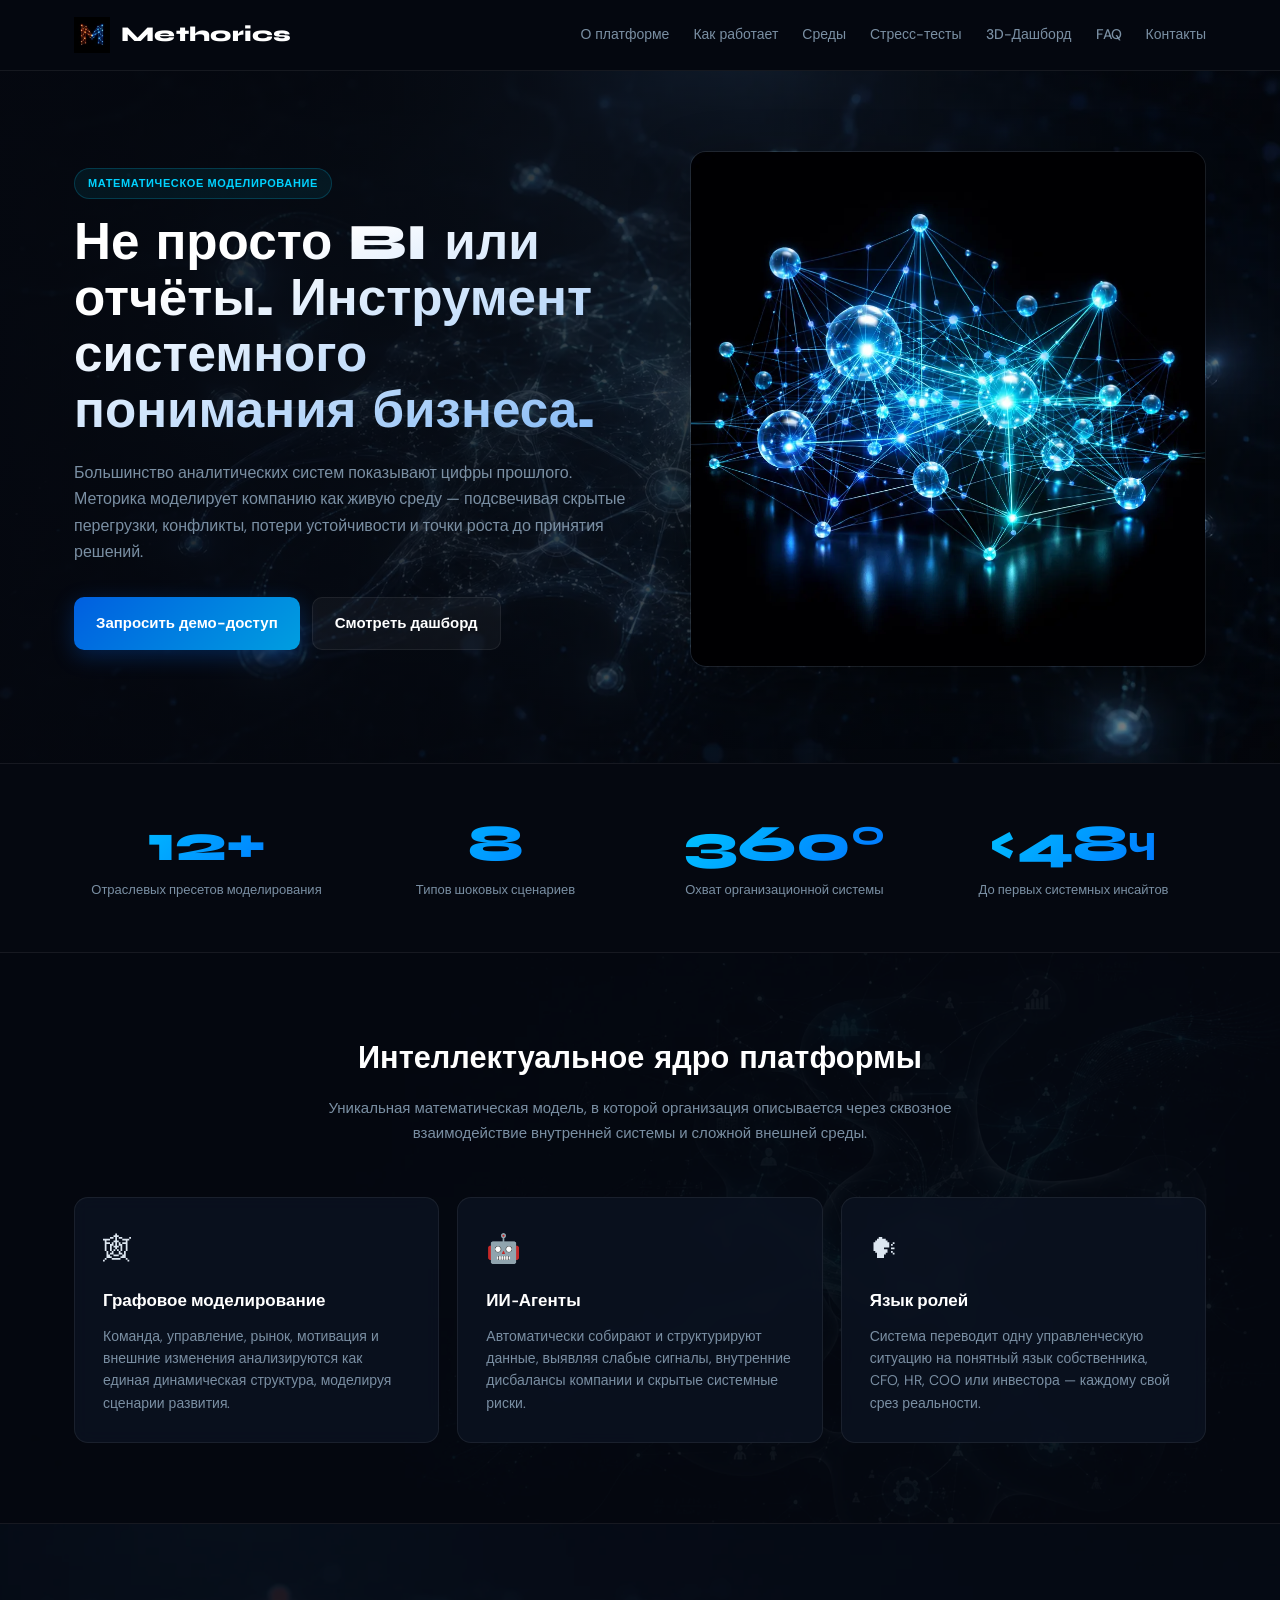
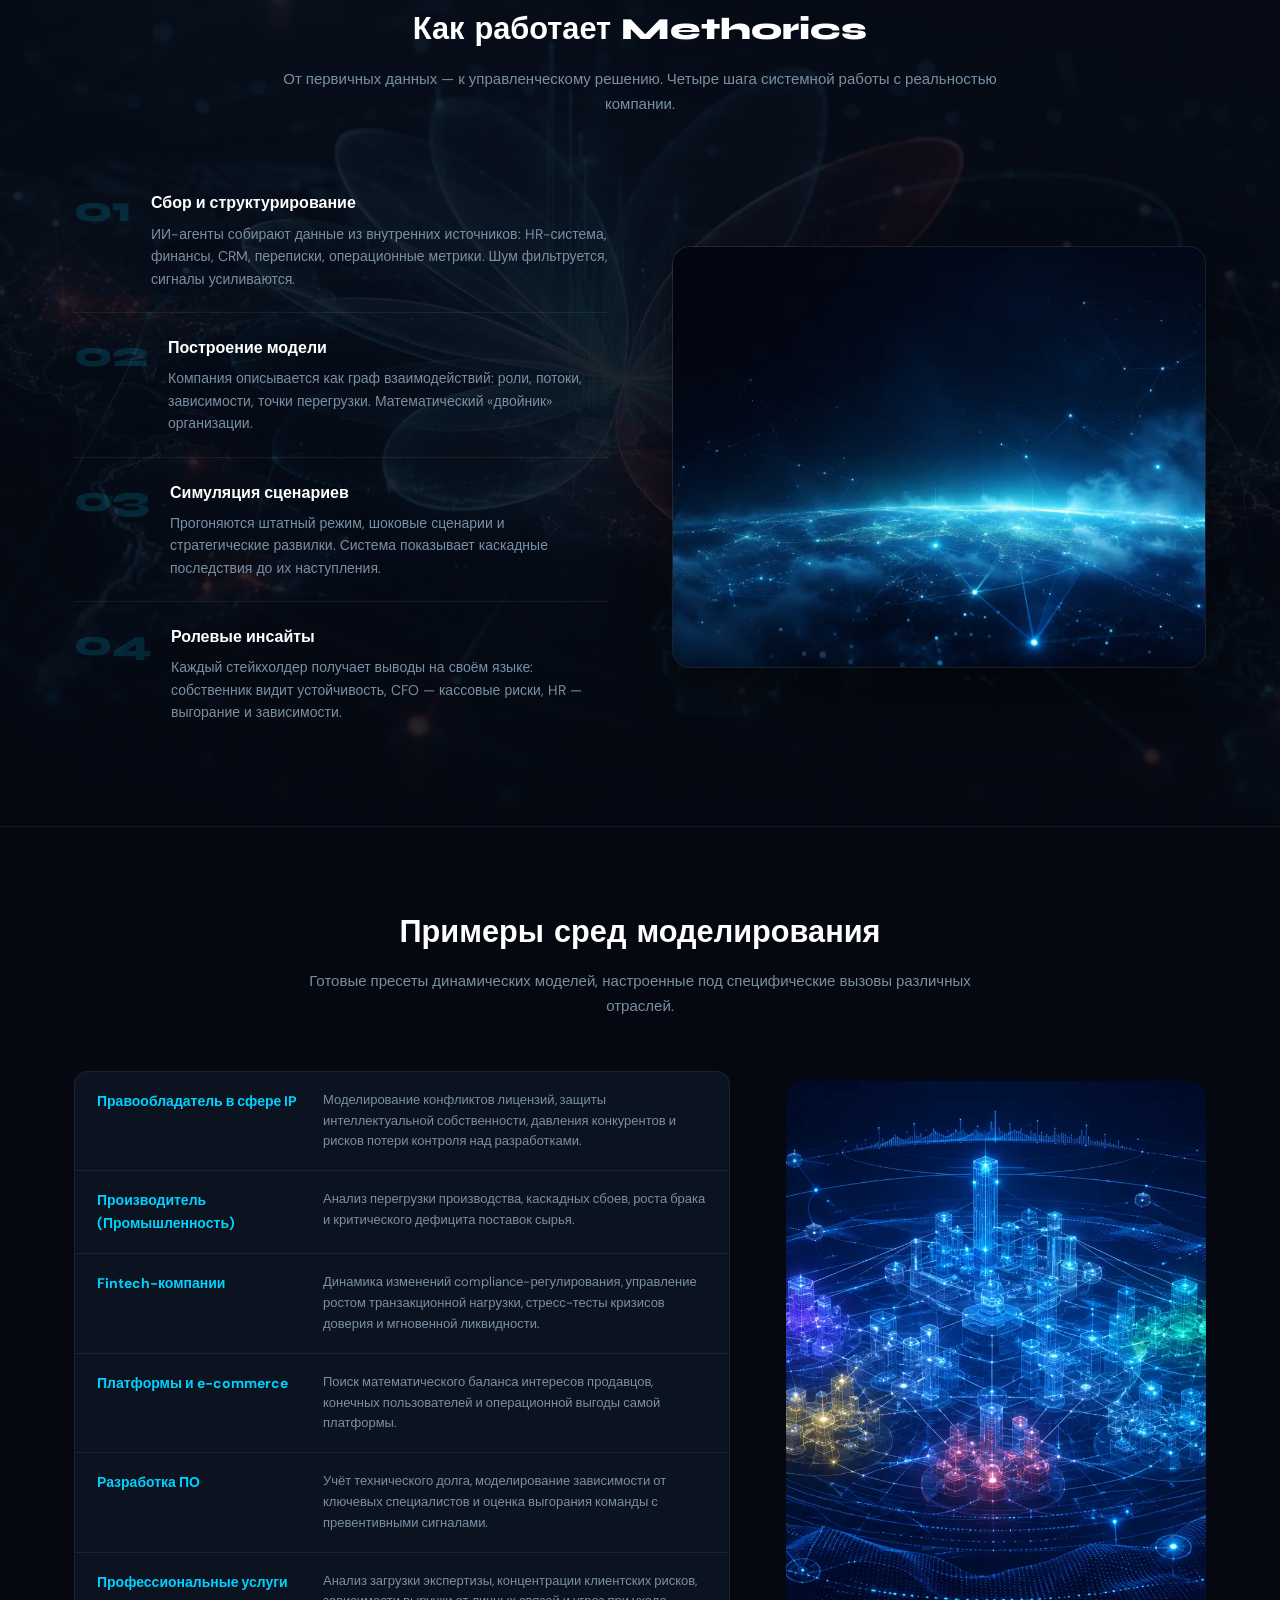
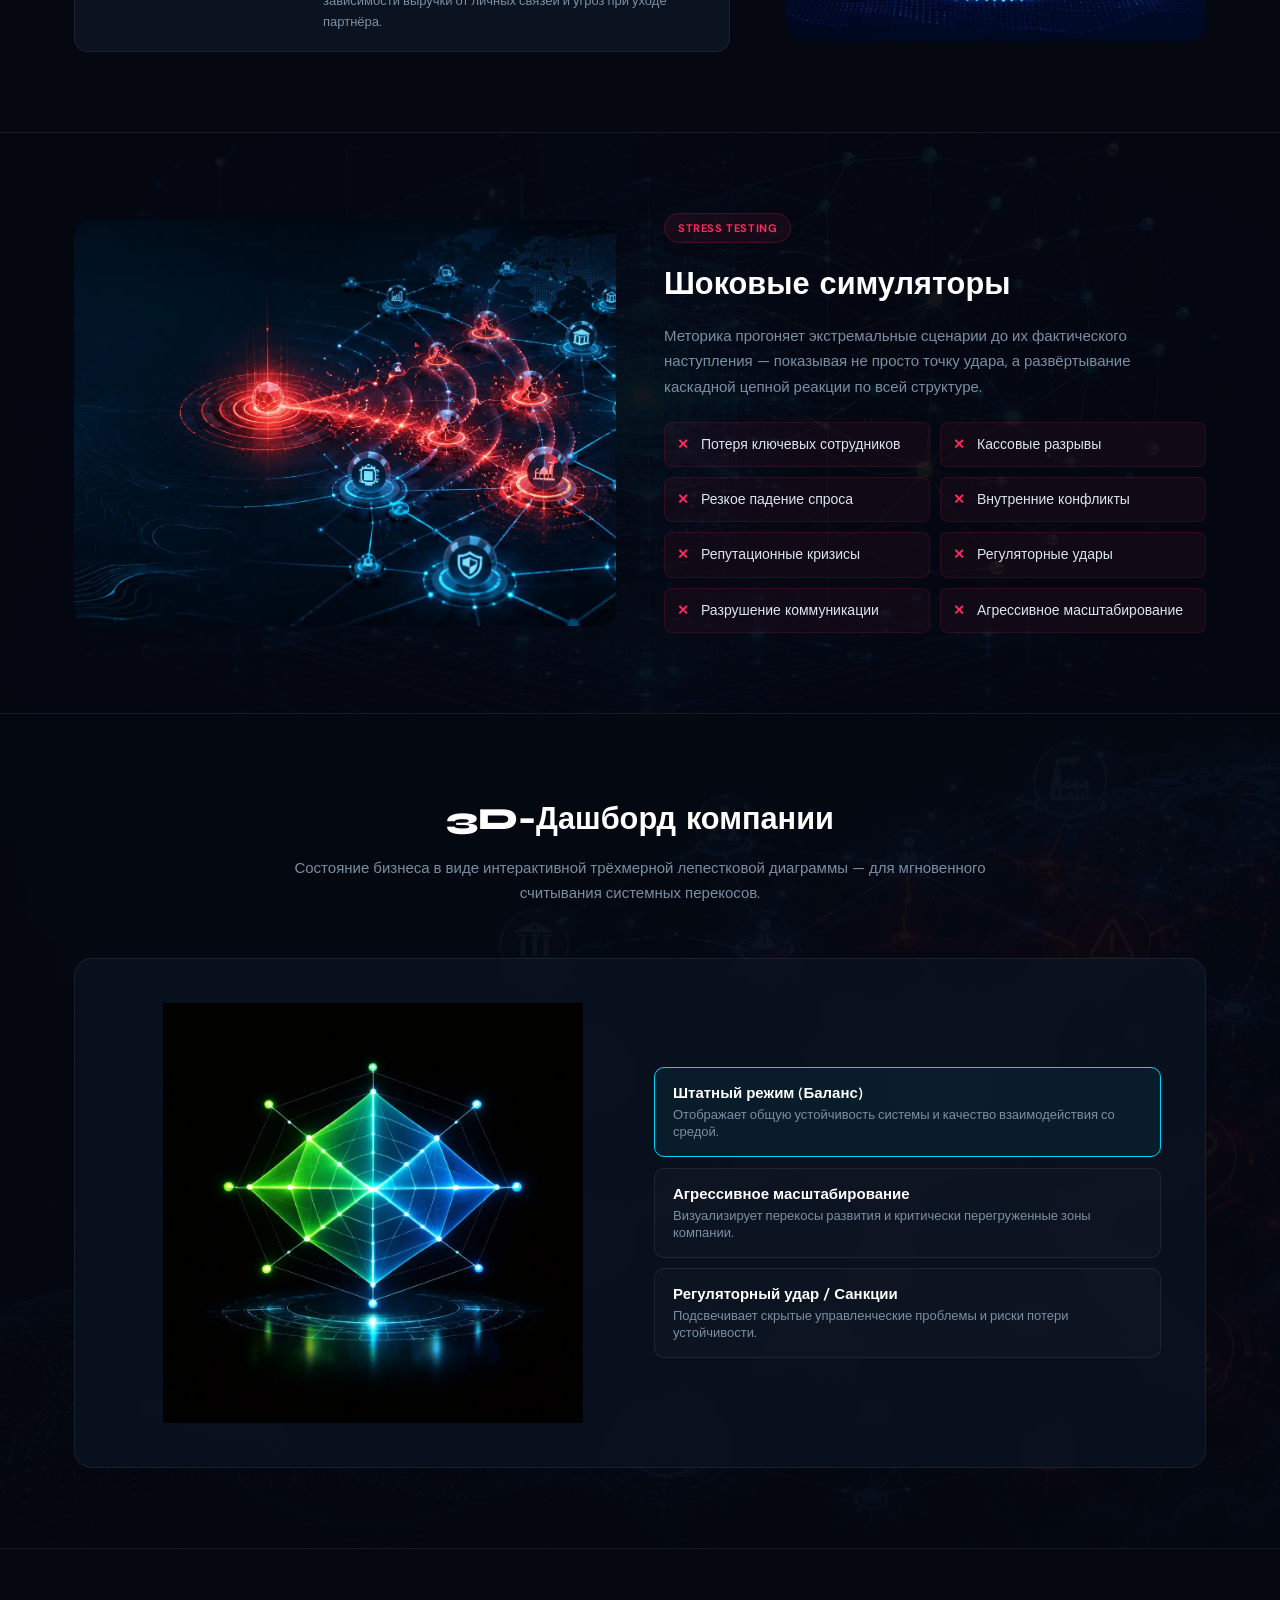
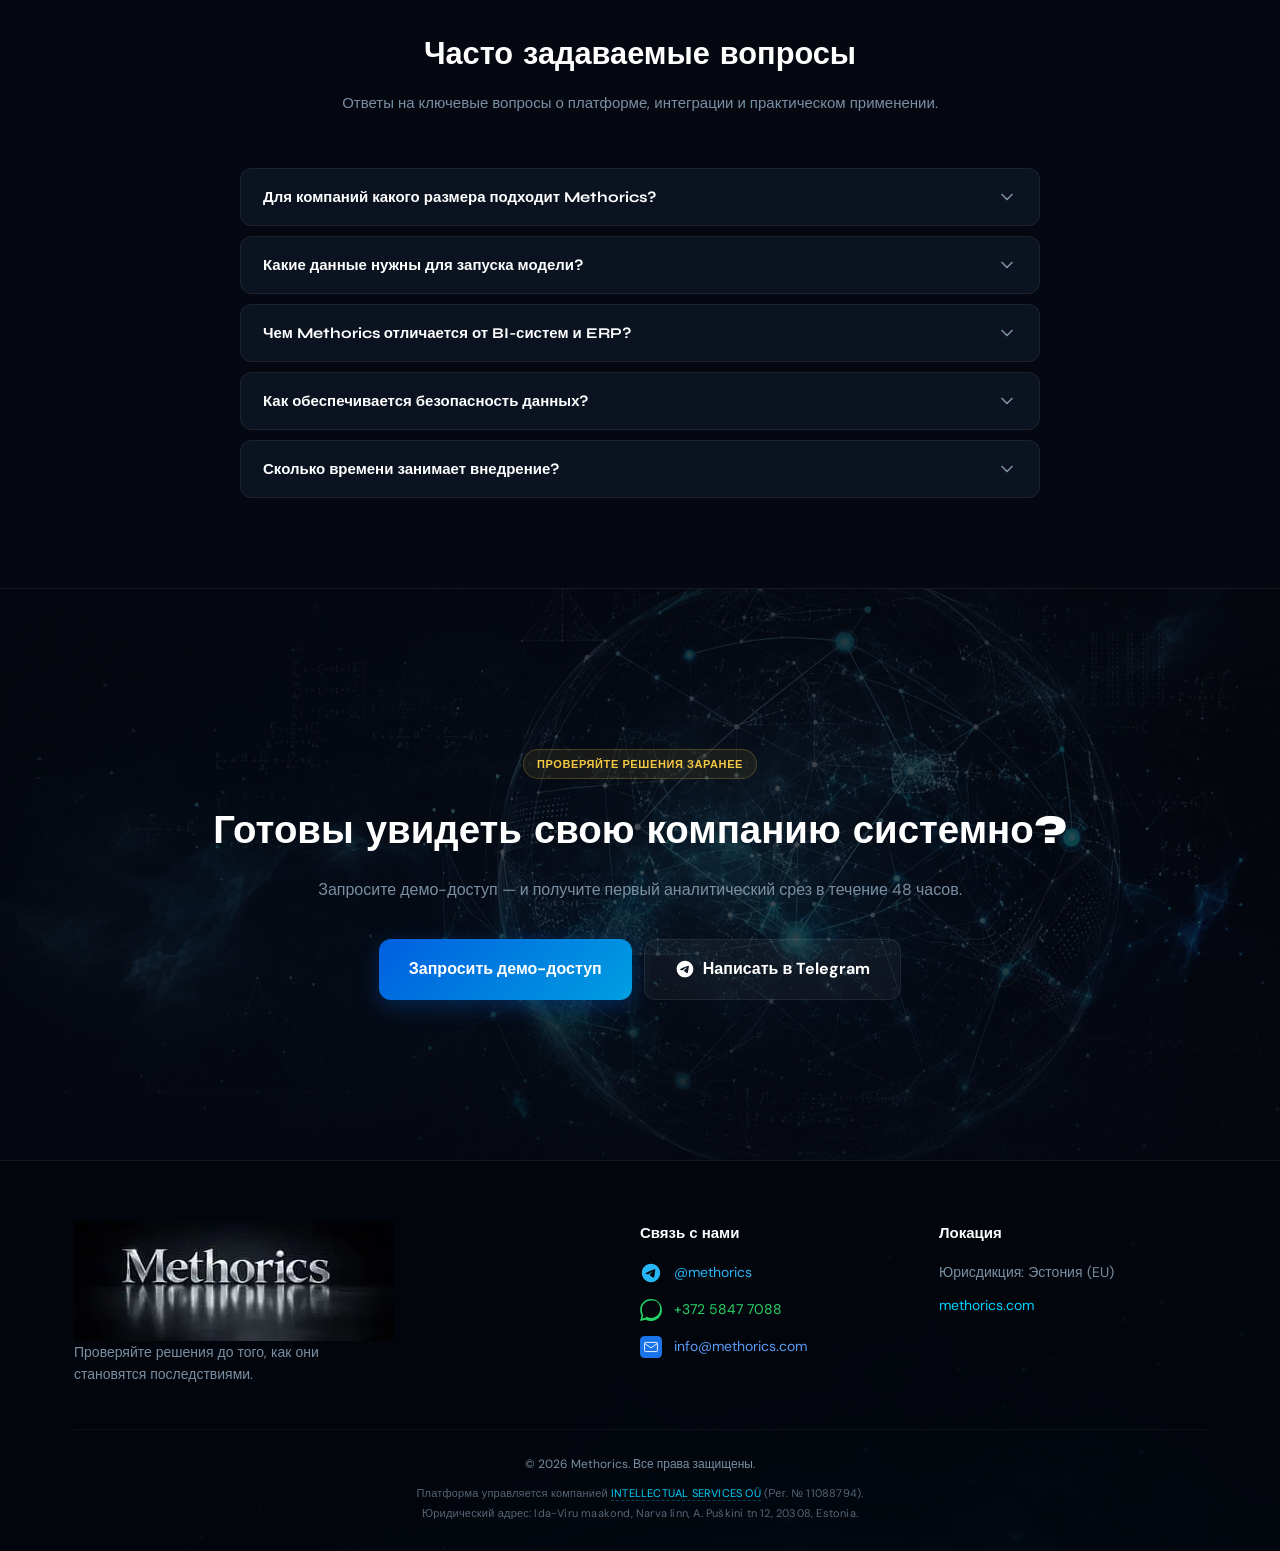
<file: index.html>
<!DOCTYPE html>
<html lang="ru">
<head>
    <meta charset="UTF-8">
    <meta name="viewport" content="width=device-width, initial-scale=1.0">
    <title>Methorics — Система моделирования бизнеса и управленческой динамики</title>
    <meta name="description" content="Methorics — система моделирования бизнеса, шоковых сценариев и управленческой динамики.">
    <link rel="preconnect" href="https://fonts.googleapis.com">
    <link rel="preconnect" href="https://fonts.gstatic.com" crossorigin>
    <link href="https://fonts.googleapis.com/css2?family=Syne:wght@700;800&family=DM+Sans:wght@400;500;700&display=swap" rel="stylesheet">
    <style>
        :root {
            --bg-dark: #050810;
            --bg-card: #0b1220;
            --accent-blue: #00d2ff;
            --accent-blue-deep: #005fe0;
            --accent-red: #ff2a5f;
            --accent-gold: #f5c842;
            --text-main: #dce6f0;
            --text-muted: #7a8fa3;
            --border-color: rgba(255,255,255,0.07);
            --header-bg: rgba(5,8,16,0.92);
            --shadow: 0 20px 56px rgba(0,0,0,0.45);
            --font-display: 'Syne', sans-serif;
            --font-body: 'DM Sans', sans-serif;
        }

        *, *::before, *::after { box-sizing: border-box; margin: 0; padding: 0; }
        html { scroll-behavior: smooth; }

        body {
            font-family: var(--font-body);
            background: var(--bg-dark);
            color: var(--text-main);
            line-height: 1.65;
            overflow-x: hidden;
        }

        a { color: inherit; text-decoration: none; }
        img { display: block; max-width: 100%; height: auto; }

        .container {
            width: 100%; max-width: 1180px;
            margin: 0 auto; padding: 0 24px;
        }

        /* ── Skip link ── */
        .skip-link {
            position: absolute; left: -999px; top: 12px;
            background: #fff; color: #000; padding: 10px 14px;
            border-radius: 8px; z-index: 9999;
        }
        .skip-link:focus { left: 12px; }

        /* ── Header ── */
        header {
            position: sticky; top: 0; z-index: 200;
            background: var(--header-bg);
            backdrop-filter: blur(16px) saturate(160%);
            border-bottom: 1px solid var(--border-color);
        }
        .header-inner {
            min-height: 70px;
            display: flex; align-items: center; justify-content: space-between; gap: 16px;
        }
        .brand { display: inline-flex; align-items: center; gap: 11px; }
        .brand-logo { width: 36px; height: 36px; flex: 0 0 36px; object-fit: contain; }
        .brand-name {
            font-family: var(--font-display);
            font-size: 21px; font-weight: 800; color: #fff;
            white-space: nowrap; letter-spacing: 0.3px;
        }
        .menu-toggle {
            display: none; width: 44px; height: 44px;
            border: 1px solid var(--border-color); border-radius: 10px;
            background: rgba(255,255,255,0.02); color: #fff;
            align-items: center; justify-content: center;
            cursor: pointer; flex: 0 0 auto;
        }
        .menu-toggle svg { width: 22px; height: 22px; }
        .menu-toggle .close-icon { display: none; }
        .menu-toggle[aria-expanded="true"] .menu-icon { display: none; }
        .menu-toggle[aria-expanded="true"] .close-icon { display: block; }

        nav.site-nav { display: flex; align-items: center; gap: 24px; }
        .site-nav a { color: var(--text-muted); font-size: 14px; font-weight: 500; transition: color .18s; }
        .site-nav a:hover { color: var(--accent-blue); }

        /* ── Badges ── */
        .badge {
            display: inline-flex; padding: 5px 13px;
            background: rgba(0,210,255,0.07); border: 1px solid rgba(0,210,255,0.2);
            color: var(--accent-blue); border-radius: 999px;
            font-size: 11px; font-weight: 700; text-transform: uppercase;
            letter-spacing: .6px; margin-bottom: 16px;
        }
        .badge-red { background: rgba(255,42,95,0.07); border-color: rgba(255,42,95,0.2); color: var(--accent-red); }
        .badge-gold { background: rgba(245,200,66,0.08); border-color: rgba(245,200,66,0.22); color: var(--accent-gold); }

        /* ── Buttons ── */
        .btn {
            display: inline-flex; align-items: center; justify-content: center; gap: 8px;
            padding: 13px 22px; border: none; border-radius: 10px;
            background: linear-gradient(135deg, var(--accent-blue-deep), #009ee0);
            color: #fff; font-family: var(--font-body); font-weight: 700; font-size: 15px;
            cursor: pointer; box-shadow: 0 6px 22px rgba(0,95,224,0.3);
            transition: transform .18s, box-shadow .18s;
        }
        .btn:hover { transform: translateY(-2px); box-shadow: 0 10px 30px rgba(0,180,255,0.32); }
        .btn-secondary {
            background: rgba(255,255,255,0.04); border: 1px solid var(--border-color); box-shadow: none;
        }
        .btn-secondary:hover { border-color: rgba(0,210,255,0.3); }
        .btn-lg { padding: 16px 30px; font-size: 16px; border-radius: 12px; }
        .cta-row { display: flex; flex-wrap: wrap; gap: 12px; }

        /* ── Img shell ── */
        .img-shell {
            border: 1px solid var(--border-color); border-radius: 16px;
            overflow: hidden; background: rgba(255,255,255,0.015);
            box-shadow: var(--shadow);
        }
        .responsive-img { width: 100%; height: auto; object-fit: cover; display: block; }

        /* ── Sections base ── */
        section { padding: 80px 0; border-top: 1px solid var(--border-color); }
        .section-header { text-align: center; max-width: 720px; margin: 0 auto 52px; }
        .section-header h2 {
            font-family: var(--font-display);
            font-size: clamp(22px, 2.4vw, 34px); font-weight: 800;
            margin-bottom: 12px; color: #fff;
        }
        .section-header p { color: var(--text-muted); font-size: 15px; }

        /* ════════════════════════════
           HERO — bg-hero.webp
        ════════════════════════════ */
        .hero {
            position: relative; padding: 0; overflow: hidden;
            border-top: none;
        }
        .hero-bg {
            position: absolute; inset: 0; z-index: 0;
            background-image: url('bg-hero.webp');
            background-size: cover; background-position: center 30%;
        }
        .hero-bg::after {
            content: '';
            position: absolute; inset: 0;
            background: linear-gradient(
                100deg,
                rgba(5,8,16,0.92) 0%,
                rgba(5,8,16,0.75) 50%,
                rgba(5,8,16,0.45) 100%
            );
        }
        .hero-inner {
            position: relative; z-index: 1;
            display: flex; flex-direction: column; gap: 36px;
            padding: 80px 0 96px;
        }
        @media (min-width: 992px) {
            .hero-inner { flex-direction: row; align-items: center; gap: 56px; }
            .hero-text-cell { width: 52%; }
            .hero-image-cell { width: 48%; }
        }
        h1 {
            font-family: var(--font-display);
            font-size: clamp(30px, 4vw, 52px);
            font-weight: 800; line-height: 1.1; margin-bottom: 20px;
            background: linear-gradient(160deg, #ffffff 25%, #7eb6f5 100%);
            -webkit-background-clip: text; -webkit-text-fill-color: transparent; background-clip: text;
        }
        .hero-lead { color: var(--text-muted); font-size: 16px; margin-bottom: 32px; max-width: 56ch; }

        /* ════════════════════════════
           STATS BAND
        ════════════════════════════ */
        .stats-band { padding: 52px 0; border-top: 1px solid var(--border-color); }
        .stats-grid { display: grid; grid-template-columns: repeat(2,1fr); gap: 24px; }
        @media (min-width: 768px) { .stats-grid { grid-template-columns: repeat(4,1fr); } }
        .stat-item { text-align: center; }
        .stat-num {
            font-family: var(--font-display);
            font-size: clamp(34px, 4vw, 52px); font-weight: 800;
            background: linear-gradient(135deg, #00d2ff, #0066ff);
            -webkit-background-clip: text; -webkit-text-fill-color: transparent; background-clip: text;
            line-height: 1.1; margin-bottom: 6px;
        }
        .stat-label { color: var(--text-muted); font-size: 13px; font-weight: 500; }

        /* ════════════════════════════
           CORE CARDS — illus-network-dark.webp
        ════════════════════════════ */
        .core-section {
            position: relative; overflow: hidden;
        }
        .core-bg {
            position: absolute; inset: 0; z-index: 0;
            background-image: url('illus-network-dark.webp');
            background-size: cover; background-position: center;
            opacity: 0.08;
        }
        .core-section .container { position: relative; z-index: 1; }

        .cards-grid { display: grid; grid-template-columns: 1fr; gap: 18px; }
        @media (min-width: 768px) { .cards-grid { grid-template-columns: repeat(3,1fr); } }
        .card {
            background: rgba(11,18,32,0.85); border: 1px solid var(--border-color);
            border-radius: 14px; padding: 28px;
            backdrop-filter: blur(8px);
            transition: transform .2s, border-color .2s;
        }
        .card:hover { transform: translateY(-3px); border-color: rgba(0,210,255,0.22); }
        .card-icon { font-size: 28px; margin-bottom: 14px; }
        .card h3 { font-family: var(--font-display); font-size: 17px; margin-bottom: 10px; color: #fff; }
        .card p { color: var(--text-muted); font-size: 14px; line-height: 1.6; }

        /* ════════════════════════════
           HOW IT WORKS — bg-section.webp + illus-digital-landscape.webp
        ════════════════════════════ */
        .how-section {
            position: relative; overflow: hidden;
        }
        .how-bg {
            position: absolute; inset: 0; z-index: 0;
            background-image: url('bg-section.webp');
            background-size: cover; background-position: center;
        }
        .how-bg::after {
            content: ''; position: absolute; inset: 0;
            background: rgba(5,8,16,0.88);
        }
        .how-section .container { position: relative; z-index: 1; }

        .how-layout {
            display: grid; grid-template-columns: 1fr; gap: 48px; align-items: center;
        }
        @media (min-width: 992px) { .how-layout { grid-template-columns: 1fr 1fr; gap: 64px; } }

        .steps-list { display: flex; flex-direction: column; gap: 0; }
        .step {
            display: flex; gap: 20px; padding: 22px 0;
            border-bottom: 1px solid var(--border-color);
        }
        .step:last-child { border-bottom: none; }
        .step-num {
            font-family: var(--font-display); font-size: 36px; font-weight: 800;
            color: rgba(0,210,255,0.15); line-height: 1; flex: 0 0 48px; padding-top: 2px;
        }
        .step-body h3 {
            font-family: var(--font-display); font-size: 16px; font-weight: 700;
            color: #fff; margin-bottom: 6px;
        }
        .step-body p { color: var(--text-muted); font-size: 14px; line-height: 1.6; }

        .how-visual .img-shell { border-radius: 18px; overflow: hidden; }
        .how-visual img { width: 100%; height: 420px; object-fit: cover; object-position: center; border-radius: 18px; }

        /* ════════════════════════════
           ENVIRONMENTS — illus-smart-city.webp sidebar
        ════════════════════════════ */
        .env-section-layout {
            display: grid; grid-template-columns: 1fr; gap: 40px; align-items: start;
        }
        @media (min-width: 992px) { .env-section-layout { grid-template-columns: 1fr 420px; gap: 56px; align-items: center; } }

        .env-list {
            background: var(--bg-card); border: 1px solid var(--border-color);
            border-radius: 14px; overflow: hidden;
        }
        .env-item {
            display: grid; gap: 6px; padding: 18px 22px;
            border-top: 1px solid var(--border-color);
            transition: background .18s;
        }
        .env-item:first-child { border-top: none; }
        .env-item:hover { background: rgba(0,210,255,0.03); }
        @media (min-width: 600px) { .env-item { grid-template-columns: 220px 1fr; align-items: start; } }
        .env-title { font-weight: 700; color: var(--accent-blue); font-size: 14px; }
        .env-desc  { color: var(--text-muted); font-size: 13px; line-height: 1.6; }

        .env-visual { position: sticky; top: 90px; }
        .env-visual img { width: 100%; border-radius: 18px; aspect-ratio: 3/4; object-fit: cover; }

        /* ════════════════════════════
           SHOCK — illus-crisis-network.webp + illus-data-network.webp
        ════════════════════════════ */
        .shock-section {
            position: relative; overflow: hidden;
        }
        .shock-bg {
            position: absolute; inset: 0; z-index: 0;
            background-image: url('illus-data-network.webp');
            background-size: cover; background-position: center;
            opacity: 0.06;
        }
        .shock-section .container { position: relative; z-index: 1; }

        .shock-grid {
            display: grid; grid-template-columns: 1fr; gap: 48px;
        }
        @media (min-width: 992px) { .shock-grid { grid-template-columns: 1fr 1fr; align-items: center; } }

        .shock-img img { width: 100%; border-radius: 18px; aspect-ratio: 4/3; object-fit: cover; }

        .shock-list {
            list-style: none; display: grid;
            grid-template-columns: 1fr; gap: 10px; margin-top: 22px;
        }
        @media (min-width: 480px) { .shock-list { grid-template-columns: 1fr 1fr; } }
        .shock-list li {
            position: relative; padding: 10px 12px 10px 36px;
            background: rgba(255,42,95,0.05); border: 1px solid rgba(255,42,95,0.12);
            border-radius: 8px; color: var(--text-main); font-size: 14px; font-weight: 500;
        }
        .shock-list li::before {
            content: "✕"; position: absolute; left: 12px; top: 10px;
            color: var(--accent-red); font-weight: 800;
        }

        /* ════════════════════════════
           DASHBOARD — illus-system-risk.webp фон
        ════════════════════════════ */
        .dashboard-section {
            position: relative; overflow: hidden;
        }
        .dash-bg {
            position: absolute; inset: 0; z-index: 0;
            background-image: url('illus-system-risk.webp');
            background-size: cover; background-position: center;
            opacity: 0.05;
        }
        .dashboard-section .container { position: relative; z-index: 1; }

        .dashboard-container {
            display: grid; grid-template-columns: 1fr; gap: 28px;
            background: rgba(11,18,32,0.9); border: 1px solid var(--border-color);
            border-radius: 18px; padding: 28px;
            backdrop-filter: blur(12px);
        }
        @media (min-width: 992px) {
            .dashboard-container { grid-template-columns: 1fr 1fr; align-items: center; padding: 44px; }
        }
        .dash-visual img { max-width: 420px; margin: 0 auto; width: 100%; }

        .interactive-btn {
            width: 100%; display: block; text-align: left;
            background: rgba(255,255,255,0.02); border: 1px solid var(--border-color);
            padding: 16px 18px; border-radius: 10px; color: var(--text-main);
            cursor: pointer; font-family: var(--font-body);
            transition: background .18s, border-color .18s, transform .18s;
            margin-bottom: 10px;
        }
        .interactive-btn:last-child { margin-bottom: 0; }
        .interactive-btn:hover,
        .interactive-btn.active {
            background: rgba(0,210,255,0.06); border-color: rgba(0,210,255,0.28);
            transform: translateY(-1px);
        }
        .interactive-btn[aria-pressed="true"] { border-color: var(--accent-blue); }
        .interactive-btn h4 { font-family: var(--font-display); color: #fff; font-size: 15px; margin-bottom: 4px; }
        .interactive-btn p { color: var(--text-muted); font-size: 13px; }

        /* ════════════════════════════
           FAQ
        ════════════════════════════ */
        .faq-list { max-width: 800px; margin: 0 auto; }
        .faq-item {
            border: 1px solid var(--border-color); border-radius: 12px;
            background: var(--bg-card); margin-bottom: 10px; overflow: hidden;
        }
        .faq-q {
            width: 100%; display: flex; align-items: center; justify-content: space-between;
            gap: 16px; padding: 18px 22px; background: none; border: none;
            color: #fff; font-family: var(--font-display); font-size: 15px; font-weight: 700;
            cursor: pointer; text-align: left; transition: color .18s;
        }
        .faq-q:hover { color: var(--accent-blue); }
        .faq-arrow {
            flex: 0 0 20px; width: 20px; height: 20px;
            color: var(--text-muted); transition: transform .25s;
        }
        .faq-item.open .faq-arrow { transform: rotate(180deg); color: var(--accent-blue); }
        .faq-body { max-height: 0; overflow: hidden; transition: max-height .3s ease; }
        .faq-item.open .faq-body { max-height: 400px; }
        .faq-body-inner { padding: 0 22px 20px; color: var(--text-muted); font-size: 14px; line-height: 1.7; }

        /* ════════════════════════════
           CTA FINAL — illus-galaxy-network.webp
        ════════════════════════════ */
        .cta-section {
            position: relative; overflow: hidden; text-align: center;
        }
        .cta-bg {
            position: absolute; inset: 0; z-index: 0;
            background-image: url('illus-galaxy-network.webp');
            background-size: cover; background-position: center;
        }
        .cta-bg::after {
            content: ''; position: absolute; inset: 0;
            background: linear-gradient(180deg, rgba(5,8,16,0.82) 0%, rgba(5,8,16,0.72) 50%, rgba(5,8,16,0.92) 100%);
        }
        .cta-section .container { position: relative; z-index: 1; }
        .cta-section h2 {
            font-family: var(--font-display);
            font-size: clamp(28px, 3vw, 44px); font-weight: 800; color: #fff; margin-bottom: 14px;
        }
        .cta-section p { color: var(--text-muted); font-size: 16px; margin-bottom: 36px; }

        /* ════════════════════════════
           FOOTER — illus-digital-landscape.webp тонкий фон
        ════════════════════════════ */
        footer {
            position: relative; overflow: hidden;
            background: #03060c; border-top: 1px solid var(--border-color); padding: 60px 0 28px;
        }
        .footer-bg {
            position: absolute; inset: 0; z-index: 0;
            background-image: url('illus-digital-landscape.webp');
            background-size: cover; background-position: center top;
            opacity: 0.04;
        }
        footer .container { position: relative; z-index: 1; }
        .footer-grid { display: grid; grid-template-columns: 1fr; gap: 32px; }
        @media (min-width: 768px) { .footer-grid { grid-template-columns: 2fr 1fr 1fr; } }
        .footer-logo { max-width: 170px; margin-bottom: 14px; }
        .footer-h { color: #fff; margin-bottom: 16px; font-family: var(--font-display); font-weight: 700; font-size: 15px; }
        .contact-link { display: block; color: var(--text-muted); margin-bottom: 10px; font-size: 14px; transition: color .18s; }
        .contact-link:hover { color: var(--accent-blue); }
        .footer-bottom {
            margin-top: 44px; padding-top: 20px;
            border-top: 1px solid rgba(255,255,255,0.05);
            text-align: center; color: var(--text-muted); font-size: 12px;
        }

        /* ── Responsive ── */
        @media (max-width: 991px) {
            .menu-toggle { display: inline-flex; }
            nav.site-nav {
                position: fixed; inset: 70px 0 auto 0;
                display: flex; flex-direction: column; align-items: stretch;
                padding: 8px 20px 16px;
                background: rgba(5,8,16,0.98);
                border-bottom: 1px solid var(--border-color);
                transform: translateY(-130%); opacity: 0; pointer-events: none;
                transition: transform .22s ease, opacity .22s ease;
            }
            nav.site-nav.open { transform: translateY(0); opacity: 1; pointer-events: auto; }
            .site-nav a { display: block; padding: 13px 0; border-bottom: 1px solid rgba(255,255,255,0.05); }
            .site-nav a:last-child { border-bottom: none; }
            .env-visual { display: none; }
        }
        @media (max-width: 480px) {
            .btn { width: 100%; }
            section { padding: 56px 0; }
        }

        /* ── Contact list with icons ── */
        .contact-list { list-style: none; display: flex; flex-direction: column; gap: 14px; }
        .contact-list a {
            display: flex; align-items: center; gap: 12px;
            color: var(--text-muted); font-size: 14px; transition: color .18s;
        }
        .contact-list a:hover { color: #fff; }
        .contact-list .icon { width: 22px; height: 22px; flex: 0 0 22px; }
        .contact-list li:nth-child(1) a { color: #29B6F6; }
        .contact-list li:nth-child(1) a:hover { color: #7dd8ff; }
        .contact-list li:nth-child(2) a { color: #25D366; }
        .contact-list li:nth-child(2) a:hover { color: #5feba0; }
        .contact-list li:nth-child(3) a { color: #5b9cf6; }
        .contact-list li:nth-child(3) a:hover { color: #8ab8ff; }
        @media (prefers-reduced-motion: reduce) {
            html { scroll-behavior: auto; }
            *, *::before, *::after { transition: none !important; animation: none !important; }
        }
    </style>
</head>
<body>
    <a class="skip-link" href="#main">Перейти к содержимому</a>

    <header>
        <div class="container header-inner">
            <a href="#" class="brand" aria-label="Methorics — на главную">
                <picture>
                    <source srcset="methorics_logo_icon.webp" type="image/webp">
                    <img src="methorics_logo_icon.png" alt="" class="brand-logo"
                         width="36" height="36" loading="eager" decoding="async"
                         onerror="this.style.display='none'">
                </picture>
                <span class="brand-name">Methorics</span>
            </a>

            <button type="button" class="menu-toggle" id="menuToggle"
                    aria-label="Открыть меню" aria-controls="site-navigation" aria-expanded="false">
                <svg class="menu-icon" viewBox="0 0 24 24" fill="none" aria-hidden="true">
                    <path d="M4 6h16M4 12h16M4 18h16" stroke="currentColor" stroke-width="2" stroke-linecap="round"/>
                </svg>
                <svg class="close-icon" viewBox="0 0 24 24" fill="none" aria-hidden="true">
                    <path d="M6 6l12 12M18 6L6 18" stroke="currentColor" stroke-width="2" stroke-linecap="round"/>
                </svg>
            </button>

            <nav class="site-nav" id="site-navigation" aria-label="Основная навигация">
                <a href="#about">О платформе</a>
                <a href="#how">Как работает</a>
                <a href="#environments">Среды</a>
                <a href="#shock">Стресс-тесты</a>
                <a href="#dashboard">3D-Дашборд</a>
                <a href="#faq">FAQ</a>
                <a href="#contacts">Контакты</a>
            </nav>
        </div>
    </header>

    <main id="main">

        <!-- ══ HERO ══ bg-hero.webp -->
        <section class="hero" id="about" aria-labelledby="hero-h1">
            <div class="hero-bg" role="presentation" aria-hidden="true"></div>
            <div class="container">
                <div class="hero-inner">
                    <div class="hero-text-cell">
                        <div class="badge">Математическое моделирование</div>
                        <h1 id="hero-h1">Не просто BI или отчёты. Инструмент системного понимания бизнеса.</h1>
                        <p class="hero-lead">Большинство аналитических систем показывают цифры прошлого. Меторика моделирует компанию как живую среду — подсвечивая скрытые перегрузки, конфликты, потери устойчивости и точки роста до принятия решений.</p>
                        <div class="cta-row">
                            <a href="#contacts" class="btn">Запросить демо-доступ</a>
                            <a href="#dashboard" class="btn btn-secondary">Смотреть дашборд</a>
                        </div>
                    </div>
                    <div class="hero-image-cell">
                        <div class="img-shell">
                            <img src="methorics_network_graph.webp"
                                 alt="Графовая модель Methorics — визуализация организационных связей"
                                 class="responsive-img" loading="eager" decoding="async"
                                 onerror="this.src='methorics_network_graph.png'">
                        </div>
                    </div>
                </div>
            </div>
        </section>

        <!-- ══ STATS ══ -->
        <div class="stats-band">
            <div class="container">
                <div class="stats-grid">
                    <div class="stat-item">
                        <div class="stat-num">12+</div>
                        <div class="stat-label">Отраслевых пресетов моделирования</div>
                    </div>
                    <div class="stat-item">
                        <div class="stat-num">8</div>
                        <div class="stat-label">Типов шоковых сценариев</div>
                    </div>
                    <div class="stat-item">
                        <div class="stat-num">360°</div>
                        <div class="stat-label">Охват организационной системы</div>
                    </div>
                    <div class="stat-item">
                        <div class="stat-num">&lt;48ч</div>
                        <div class="stat-label">До первых системных инсайтов</div>
                    </div>
                </div>
            </div>
        </div>

        <!-- ══ CORE ══ illus-network-dark.webp фон -->
        <section class="core-section" aria-labelledby="core-h2">
            <div class="core-bg" role="presentation" aria-hidden="true"></div>
            <div class="container">
                <div class="section-header">
                    <h2 id="core-h2">Интеллектуальное ядро платформы</h2>
                    <p>Уникальная математическая модель, в которой организация описывается через сквозное взаимодействие внутренней системы и сложной внешней среды.</p>
                </div>
                <div class="cards-grid">
                    <article class="card">
                        <div class="card-icon">🕸</div>
                        <h3>Графовое моделирование</h3>
                        <p>Команда, управление, рынок, мотивация и внешние изменения анализируются как единая динамическая структура, моделируя сценарии развития.</p>
                    </article>
                    <article class="card">
                        <div class="card-icon">🤖</div>
                        <h3>ИИ-Агенты</h3>
                        <p>Автоматически собирают и структурируют данные, выявляя слабые сигналы, внутренние дисбалансы компании и скрытые системные риски.</p>
                    </article>
                    <article class="card">
                        <div class="card-icon">🗣</div>
                        <h3>Язык ролей</h3>
                        <p>Система переводит одну управленческую ситуацию на понятный язык собственника, CFO, HR, COO или инвестора — каждому свой срез реальности.</p>
                    </article>
                </div>
            </div>
        </section>

        <!-- ══ HOW IT WORKS ══ bg-section.webp + illus-digital-landscape.webp -->
        <section id="how" class="how-section" aria-labelledby="how-h2">
            <div class="how-bg" role="presentation" aria-hidden="true"></div>
            <div class="container">
                <div class="section-header">
                    <h2 id="how-h2">Как работает Methorics</h2>
                    <p>От первичных данных — к управленческому решению. Четыре шага системной работы с реальностью компании.</p>
                </div>
                <div class="how-layout">
                    <div class="steps-list" role="list">
                        <div class="step" role="listitem">
                            <div class="step-num">01</div>
                            <div class="step-body">
                                <h3>Сбор и структурирование</h3>
                                <p>ИИ-агенты собирают данные из внутренних источников: HR-система, финансы, CRM, переписки, операционные метрики. Шум фильтруется, сигналы усиливаются.</p>
                            </div>
                        </div>
                        <div class="step" role="listitem">
                            <div class="step-num">02</div>
                            <div class="step-body">
                                <h3>Построение модели</h3>
                                <p>Компания описывается как граф взаимодействий: роли, потоки, зависимости, точки перегрузки. Математический «двойник» организации.</p>
                            </div>
                        </div>
                        <div class="step" role="listitem">
                            <div class="step-num">03</div>
                            <div class="step-body">
                                <h3>Симуляция сценариев</h3>
                                <p>Прогоняются штатный режим, шоковые сценарии и стратегические развилки. Система показывает каскадные последствия до их наступления.</p>
                            </div>
                        </div>
                        <div class="step" role="listitem">
                            <div class="step-num">04</div>
                            <div class="step-body">
                                <h3>Ролевые инсайты</h3>
                                <p>Каждый стейкхолдер получает выводы на своём языке: собственник видит устойчивость, CFO — кассовые риски, HR — выгорание и зависимости.</p>
                            </div>
                        </div>
                    </div>
                    <div class="how-visual">
                        <div class="img-shell">
                            <img src="illus-digital-landscape.webp"
                                 alt="Цифровой ландшафт — визуализация процесса моделирования"
                                 loading="lazy" decoding="async"
                                 style="width:100%;height:420px;object-fit:cover;border-radius:16px;">
                        </div>
                    </div>
                </div>
            </div>
        </section>

        <!-- ══ ENVIRONMENTS ══ illus-smart-city.webp сайдбар -->
        <section id="environments" aria-labelledby="env-h2">
            <div class="container">
                <div class="section-header">
                    <h2 id="env-h2">Примеры сред моделирования</h2>
                    <p>Готовые пресеты динамических моделей, настроенные под специфические вызовы различных отраслей.</p>
                </div>
                <div class="env-section-layout">
                    <div class="env-list" role="list">
                        <div class="env-item" role="listitem">
                            <div class="env-title">Правообладатель в сфере IP</div>
                            <div class="env-desc">Моделирование конфликтов лицензий, защиты интеллектуальной собственности, давления конкурентов и рисков потери контроля над разработками.</div>
                        </div>
                        <div class="env-item" role="listitem">
                            <div class="env-title">Производитель (Промышленность)</div>
                            <div class="env-desc">Анализ перегрузки производства, каскадных сбоев, роста брака и критического дефицита поставок сырья.</div>
                        </div>
                        <div class="env-item" role="listitem">
                            <div class="env-title">Fintech-компании</div>
                            <div class="env-desc">Динамика изменений compliance-регулирования, управление ростом транзакционной нагрузки, стресс-тесты кризисов доверия и мгновенной ликвидности.</div>
                        </div>
                        <div class="env-item" role="listitem">
                            <div class="env-title">Платформы и e-commerce</div>
                            <div class="env-desc">Поиск математического баланса интересов продавцов, конечных пользователей и операционной выгоды самой платформы.</div>
                        </div>
                        <div class="env-item" role="listitem">
                            <div class="env-title">Разработка ПО</div>
                            <div class="env-desc">Учёт технического долга, моделирование зависимости от ключевых специалистов и оценка выгорания команды с превентивными сигналами.</div>
                        </div>
                        <div class="env-item" role="listitem">
                            <div class="env-title">Профессиональные услуги</div>
                            <div class="env-desc">Анализ загрузки экспертизы, концентрации клиентских рисков, зависимости выручки от личных связей и угроз при уходе партнёра.</div>
                        </div>
                    </div>
                    <div class="env-visual">
                        <img src="illus-smart-city.webp"
                             alt="Голографическая карта умного города — визуализация сред моделирования"
                             loading="lazy" decoding="async">
                    </div>
                </div>
            </div>
        </section>

        <!-- ══ SHOCK ══ illus-crisis-network.webp иллюстрация, illus-data-network.webp фон -->
        <section id="shock" class="shock-section" aria-labelledby="shock-h2">
            <div class="shock-bg" role="presentation" aria-hidden="true"></div>
            <div class="container">
                <div class="shock-grid">
                    <div class="shock-img">
                        <img src="illus-crisis-network.webp"
                             alt="Цифровая сеть в условиях кризиса — шоковый симулятор Methorics"
                             loading="lazy" decoding="async"
                             style="border-radius:18px;width:100%;aspect-ratio:4/3;object-fit:cover;">
                    </div>
                    <div class="shock-text">
                        <span class="badge badge-red">Stress Testing</span>
                        <h2 id="shock-h2" style="font-family:var(--font-display);font-size:clamp(22px,2.4vw,34px);margin-bottom:14px;color:#fff;font-weight:800;">Шоковые симуляторы</h2>
                        <p style="color:var(--text-muted);font-size:15px;line-height:1.7;">Меторика прогоняет экстремальные сценарии до их фактического наступления — показывая не просто точку удара, а развёртывание каскадной цепной реакции по всей структуре.</p>
                        <ul class="shock-list" aria-label="Типы шоковых сценариев">
                            <li>Потеря ключевых сотрудников</li>
                            <li>Кассовые разрывы</li>
                            <li>Резкое падение спроса</li>
                            <li>Внутренние конфликты</li>
                            <li>Репутационные кризисы</li>
                            <li>Регуляторные удары</li>
                            <li>Разрушение коммуникации</li>
                            <li>Агрессивное масштабирование</li>
                        </ul>
                    </div>
                </div>
            </div>
        </section>

        <!-- ══ DASHBOARD ══ illus-system-risk.webp фон -->
        <section id="dashboard" class="dashboard-section" aria-labelledby="dash-h2">
            <div class="dash-bg" role="presentation" aria-hidden="true"></div>
            <div class="container">
                <div class="section-header">
                    <h2 id="dash-h2">3D-Дашборд компании</h2>
                    <p>Состояние бизнеса в виде интерактивной трёхмерной лепестковой диаграммы — для мгновенного считывания системных перекосов.</p>
                </div>
                <div class="dashboard-container">
                    <div class="dash-visual">
                        <picture>
                            <source id="dashSourceWebp" srcset="methorics_3d_radar_normal.webp" type="image/webp">
                            <img id="dashImage"
                                 src="methorics_3d_radar_normal.png"
                                 alt="3D-диаграмма Methorics: штатный режим"
                                 loading="lazy" decoding="async"
                                 style="max-width:420px;margin:0 auto;width:100%;">
                        </picture>
                    </div>
                    <div class="dash-controls" role="group" aria-label="Выбор режима дашборда">
                        <button type="button" class="interactive-btn active" data-state="normal" aria-pressed="true">
                            <h4>Штатный режим (Баланс)</h4>
                            <p>Отображает общую устойчивость системы и качество взаимодействия со средой.</p>
                        </button>
                        <button type="button" class="interactive-btn" data-state="stress" aria-pressed="false">
                            <h4>Агрессивное масштабирование</h4>
                            <p>Визуализирует перекосы развития и критически перегруженные зоны компании.</p>
                        </button>
                        <button type="button" class="interactive-btn" data-state="crisis" aria-pressed="false">
                            <h4>Регуляторный удар / Санкции</h4>
                            <p>Подсвечивает скрытые управленческие проблемы и риски потери устойчивости.</p>
                        </button>
                    </div>
                </div>
            </div>
        </section>

        <!-- ══ FAQ ══ -->
        <section id="faq" aria-labelledby="faq-h2">
            <div class="container">
                <div class="section-header">
                    <h2 id="faq-h2">Часто задаваемые вопросы</h2>
                    <p>Ответы на ключевые вопросы о платформе, интеграции и практическом применении.</p>
                </div>
                <div class="faq-list" role="list">
                    <div class="faq-item" role="listitem">
                        <button type="button" class="faq-q" aria-expanded="false">
                            Для компаний какого размера подходит Methorics?
                            <svg class="faq-arrow" viewBox="0 0 24 24" fill="none" aria-hidden="true">
                                <path d="M6 9l6 6 6-6" stroke="currentColor" stroke-width="2" stroke-linecap="round" stroke-linejoin="round"/>
                            </svg>
                        </button>
                        <div class="faq-body" hidden>
                            <div class="faq-body-inner">Methorics оптимально работает для компаний от 20 до нескольких тысяч сотрудников. Ключевой критерий — наличие управленческой иерархии, множественных ролей и нетривиальных зависимостей между подразделениями. Стартапам на ранней стадии платформа также полезна для моделирования сценариев роста и выявления ключевых зависимостей уже на этапе построения команды.</div>
                        </div>
                    </div>
                    <div class="faq-item" role="listitem">
                        <button type="button" class="faq-q" aria-expanded="false">
                            Какие данные нужны для запуска модели?
                            <svg class="faq-arrow" viewBox="0 0 24 24" fill="none" aria-hidden="true">
                                <path d="M6 9l6 6 6-6" stroke="currentColor" stroke-width="2" stroke-linecap="round" stroke-linejoin="round"/>
                            </svg>
                        </button>
                        <div class="faq-body" hidden>
                            <div class="faq-body-inner">Базовый запуск возможен на основе оргструктуры, описания ключевых процессов и агрегированных финансовых показателей. Для глубокого анализа ИИ-агенты могут подключаться к CRM, HRM, ERP и другим корпоративным системам. Платформа работает как с богатыми данными, так и с ограниченным набором — адаптируя точность модели к доступному объёму информации.</div>
                        </div>
                    </div>
                    <div class="faq-item" role="listitem">
                        <button type="button" class="faq-q" aria-expanded="false">
                            Чем Methorics отличается от BI-систем и ERP?
                            <svg class="faq-arrow" viewBox="0 0 24 24" fill="none" aria-hidden="true">
                                <path d="M6 9l6 6 6-6" stroke="currentColor" stroke-width="2" stroke-linecap="round" stroke-linejoin="round"/>
                            </svg>
                        </button>
                        <div class="faq-body" hidden>
                            <div class="faq-body-inner">BI и ERP работают с данными прошлого: они фиксируют, что произошло, и визуализируют это. Methorics — форвардная система: она строит динамическую модель компании и симулирует, что произойдёт при тех или иных решениях или внешних воздействиях. Это принципиально иной класс инструмента — не дескриптивная аналитика, а предиктивное и нормативное моделирование.</div>
                        </div>
                    </div>
                    <div class="faq-item" role="listitem">
                        <button type="button" class="faq-q" aria-expanded="false">
                            Как обеспечивается безопасность данных?
                            <svg class="faq-arrow" viewBox="0 0 24 24" fill="none" aria-hidden="true">
                                <path d="M6 9l6 6 6-6" stroke="currentColor" stroke-width="2" stroke-linecap="round" stroke-linejoin="round"/>
                            </svg>
                        </button>
                        <div class="faq-body" hidden>
                            <div class="faq-body-inner">Платформа развёрнута под юрисдикцией Эстонии (EU), что обеспечивает соответствие GDPR. Данные клиента изолированы в выделенном тенанте. Возможна on-premise установка для компаний с жёсткими требованиями к локализации данных. Все коммуникации шифруются, доступ ограничен по ролям.</div>
                        </div>
                    </div>
                    <div class="faq-item" role="listitem">
                        <button type="button" class="faq-q" aria-expanded="false">
                            Сколько времени занимает внедрение?
                            <svg class="faq-arrow" viewBox="0 0 24 24" fill="none" aria-hidden="true">
                                <path d="M6 9l6 6 6-6" stroke="currentColor" stroke-width="2" stroke-linecap="round" stroke-linejoin="round"/>
                            </svg>
                        </button>
                        <div class="faq-body" hidden>
                            <div class="faq-body-inner">Первые результаты доступны в течение 48 часов после предоставления базового набора данных. Полное внедрение с интеграцией корпоративных систем и настройкой отраслевых пресетов занимает от двух до четырёх недель. Команда Methorics сопровождает весь процесс onboarding'а.</div>
                        </div>
                    </div>
                </div>
            </div>
        </section>

        <!-- ══ CTA FINAL ══ illus-galaxy-network.webp -->
        <section class="cta-section" aria-labelledby="cta-final-h2">
            <div class="cta-bg" role="presentation" aria-hidden="true"></div>
            <div class="container" style="padding-top:80px;padding-bottom:80px;">
                <div class="badge badge-gold" style="margin:0 auto 20px;">Проверяйте решения заранее</div>
                <h2 id="cta-final-h2">Готовы увидеть свою компанию системно?</h2>
                <p>Запросите демо-доступ — и получите первый аналитический срез в течение 48 часов.</p>
                <div class="cta-row" style="justify-content:center;">
                    <a href="#contacts" class="btn btn-lg">Запросить демо-доступ</a>
                    <a href="https://t.me/methorics" class="btn btn-secondary btn-lg" target="_blank" rel="noopener"><svg width="20" height="20" viewBox="0 0 24 24" fill="white"><path d="M12 2C6.48 2 2 6.48 2 12s4.48 10 10 10 10-4.48 10-10S17.52 2 12 2zm4.64 6.8c-.15 1.58-.8 5.42-1.13 7.19-.14.75-.42 1-.68 1.03-.58.05-1.02-.38-1.58-.75-.88-.58-1.38-.94-2.23-1.5-.99-.65-.35-1.01.22-1.59.15-.15 2.71-2.48 2.76-2.69a.2.2 0 0 0-.05-.18c-.06-.05-.14-.03-.21-.02-.09.02-1.49.95-4.22 2.79-.4.27-.76.41-1.08.4-.36-.01-1.04-.2-1.55-.37-.63-.2-1.12-.31-1.08-.66.02-.18.27-.36.74-.55 2.92-1.27 4.86-2.11 5.83-2.51 2.78-1.16 3.35-1.36 3.73-1.36.08 0 .27.02.39.12.1.08.13.19.14.27-.01.06.01.24 0 .24z"/></svg> Написать в Telegram</a>
                </div>
            </div>
        </section>

    </main>

    <!-- ══ FOOTER ══ illus-digital-landscape.webp тонкий фон -->
    <footer id="contacts">
        <div class="footer-bg" role="presentation" aria-hidden="true"></div>
        <div class="container">
            <div class="footer-grid">
                <div>
                    <picture class="footer-logo">
                        <source srcset="methorics_logo_text.webp" type="image/webp">
                        <img src="methorics_logo_text.png" alt="Methorics" loading="lazy" decoding="async">
                    </picture>
                    <p style="max-width:300px;font-size:14px;line-height:1.6;color:var(--text-muted);">Проверяйте решения до того, как они становятся последствиями.</p>
                </div>
                <div>
                    <p class="footer-h">Связь с нами</p>
                    <ul class="contact-list">
                        <li>
                            <a href="https://t.me/methorics" target="_blank" rel="noopener">
                                <svg class="icon" viewBox="0 0 24 24" fill="currentColor"><path d="M12 2C6.48 2 2 6.48 2 12s4.48 10 10 10 10-4.48 10-10S17.52 2 12 2zm4.64 6.8c-.15 1.58-.8 5.42-1.13 7.19-.14.75-.42 1-.68 1.03-.58.05-1.02-.38-1.58-.75-.88-.58-1.38-.94-2.23-1.5-.99-.65-.35-1.01.22-1.59.15-.15 2.71-2.48 2.76-2.69a.2.2 0 0 0-.05-.18c-.06-.05-.14-.03-.21-.02-.09.02-1.49.95-4.22 2.79-.4.27-.76.41-1.08.4-.36-.01-1.04-.2-1.55-.37-.63-.2-1.12-.31-1.08-.66.02-.18.27-.36.74-.55 2.92-1.27 4.86-2.11 5.83-2.51 2.78-1.16 3.35-1.36 3.73-1.36.08 0 .27.02.39.12.1.08.13.19.14.27-.01.06.01.24 0 .24z"/></svg>
                                @methorics
                            </a>
                        </li>
                        <li>
                            <a href="https://wa.me/37258477088" target="_blank" rel="noopener">
                                <svg class="icon" viewBox="0 0 24 24" fill="currentColor"><path d="M.057 24l1.687-6.163c-1.041-1.804-1.588-3.849-1.587-5.946C.06 5.348 5.397.01 12.008.01c3.202.001 6.212 1.246 8.477 3.513 2.266 2.268 3.507 5.28 3.505 8.484-.004 6.657-5.34 11.997-11.953 11.997-2.005-.001-3.973-.502-5.713-1.455L0 24zm6.59-4.846c1.66.986 3.292 1.514 5.352 1.515 5.516 0 10.005-4.497 10.008-10.02.001-2.675-1.036-5.19-2.919-7.076C17.152 1.686 14.64 1.65 12.013 1.65c-5.522 0-10.012 4.496-10.015 10.022-.001 2.12.56 4.192 1.624 5.994L2.613 21.3l3.85-1.012z"/></svg>
                                +372 5847 7088
                            </a>
                        </li>
                        <li>
                            <a href="mailto:info@methorics.com">
                                <svg class="icon" viewBox="0 0 48 48" fill="none">
                                    <rect width="48" height="48" rx="10" fill="#1A73E8"/>
                                    <rect x="10" y="14" width="28" height="20" rx="2" stroke="#fff" stroke-width="2" fill="none"/>
                                    <path d="M10 16l14 10 14-10" stroke="#fff" stroke-width="2" stroke-linejoin="round"/>
                                </svg>
                                info@methorics.com
                            </a>
                        </li>
                    </ul>
                </div>
                <div>
                    <p class="footer-h">Локация</p>
                    <p style="color:var(--text-muted);margin-bottom:10px;font-size:14px;">Юрисдикция: Эстония (EU)</p>
                    <a href="https://methorics.com" class="contact-link" style="color:var(--accent-blue);">methorics.com</a>
                </div>
            </div>
            <div class="footer-bottom" style="line-height: 1.8; padding-top: 24px;">
                <p style="margin-bottom: 8px;">&copy; 2026 Methorics. Все права защищены.</p>
                <p style="font-size: 11px; color: rgba(122, 143, 163, 0.7); font-weight: 400; letter-spacing: 0.2px;">
                    Платформа управляется компанией 
                    <a href="https://www.inforegister.ee/11088794-INTELLECTUAL-SERVICES-OU/" 
                       target="_blank" 
                       rel="noopener noreferrer" 
                       style="
                           color: var(--accent-blue); 
                           text-decoration: none; 
                           border-bottom: 1px dashed rgba(0, 210, 255, 0.3);
                           transition: color 0.18s ease, border-color 0.18s ease;
                       "
                       onmouseover="this.style.color='#fff'; this.style.borderColor='rgba(255,255,255,0.6)';"
                       onmouseout="this.style.color='var(--accent-blue)'; this.style.borderColor='rgba(0, 210, 255, 0.3)';"
                    >INTELLECTUAL SERVICES OÜ</a> 
                    (Рег. № 11088794).<br>
                    Юридический адрес: Ida-Viru maakond, Narva linn, A. Puškini tn 12, 20308, Estonia.
                </p>
            </div>
        </div>
    </footer>

    <script>
        /* ── Mobile menu ── */
        const menuToggle = document.getElementById('menuToggle');
        const siteNav    = document.getElementById('site-navigation');
        function setMenu(open) {
            menuToggle.setAttribute('aria-expanded', String(open));
            menuToggle.setAttribute('aria-label', open ? 'Закрыть меню' : 'Открыть меню');
            siteNav.classList.toggle('open', open);
        }
        menuToggle.addEventListener('click', () => setMenu(menuToggle.getAttribute('aria-expanded') !== 'true'));
        siteNav.querySelectorAll('a').forEach(l => l.addEventListener('click', () => setMenu(false)));
        document.addEventListener('click', e => { if (!siteNav.contains(e.target) && !menuToggle.contains(e.target)) setMenu(false); });
        document.addEventListener('keydown', e => { if (e.key === 'Escape') setMenu(false); });

        /* ── Dashboard switcher ── */
        const dashImage      = document.getElementById('dashImage');
        const dashSourceWebp = document.getElementById('dashSourceWebp');
        const IMG_MAP = {
            normal: { png: 'methorics_3d_radar_normal.png', webp: 'methorics_3d_radar_normal.webp', alt: '3D-диаграмма Methorics: штатный режим' },
            stress: { png: 'methorics_3d_radar_stress.png', webp: 'methorics_3d_radar_stress.webp', alt: '3D-диаграмма Methorics: агрессивное масштабирование' },
            crisis: { png: 'methorics_3d_radar_crisis.png', webp: 'methorics_3d_radar_crisis.webp', alt: '3D-диаграмма Methorics: регуляторный удар' },
        };
        document.querySelectorAll('.interactive-btn').forEach(btn => {
            btn.addEventListener('click', () => {
                const map = IMG_MAP[btn.dataset.state];
                if (!map) return;
                document.querySelectorAll('.interactive-btn').forEach(b => { b.classList.remove('active'); b.setAttribute('aria-pressed','false'); });
                btn.classList.add('active');
                btn.setAttribute('aria-pressed','true');
                if (dashSourceWebp) dashSourceWebp.srcset = map.webp;
                dashImage.src = map.png;
                dashImage.alt = map.alt;
            });
        });

        /* ── Image fallback ── */
        document.querySelectorAll('img').forEach(img => {
            img.addEventListener('error', function() {
                const s = img.src;
                if (s.endsWith('.webp')) img.src = s.replace('.webp','.png');
                else if (s.endsWith('.png')) img.src = s.replace('.png','.jpg');
            }, { once: true });
        });

        /* ── FAQ accordion ── */
        document.querySelectorAll('.faq-q').forEach(btn => {
            btn.addEventListener('click', () => {
                const item = btn.closest('.faq-item');
                const body = item.querySelector('.faq-body');
                const open = item.classList.contains('open');
                document.querySelectorAll('.faq-item').forEach(i => {
                    i.classList.remove('open');
                    i.querySelector('.faq-q').setAttribute('aria-expanded','false');
                    i.querySelector('.faq-body').setAttribute('hidden','');
                });
                if (!open) {
                    item.classList.add('open');
                    btn.setAttribute('aria-expanded','true');
                    body.removeAttribute('hidden');
                }
            });
        });
    </script>
</body>
</html>
</file>
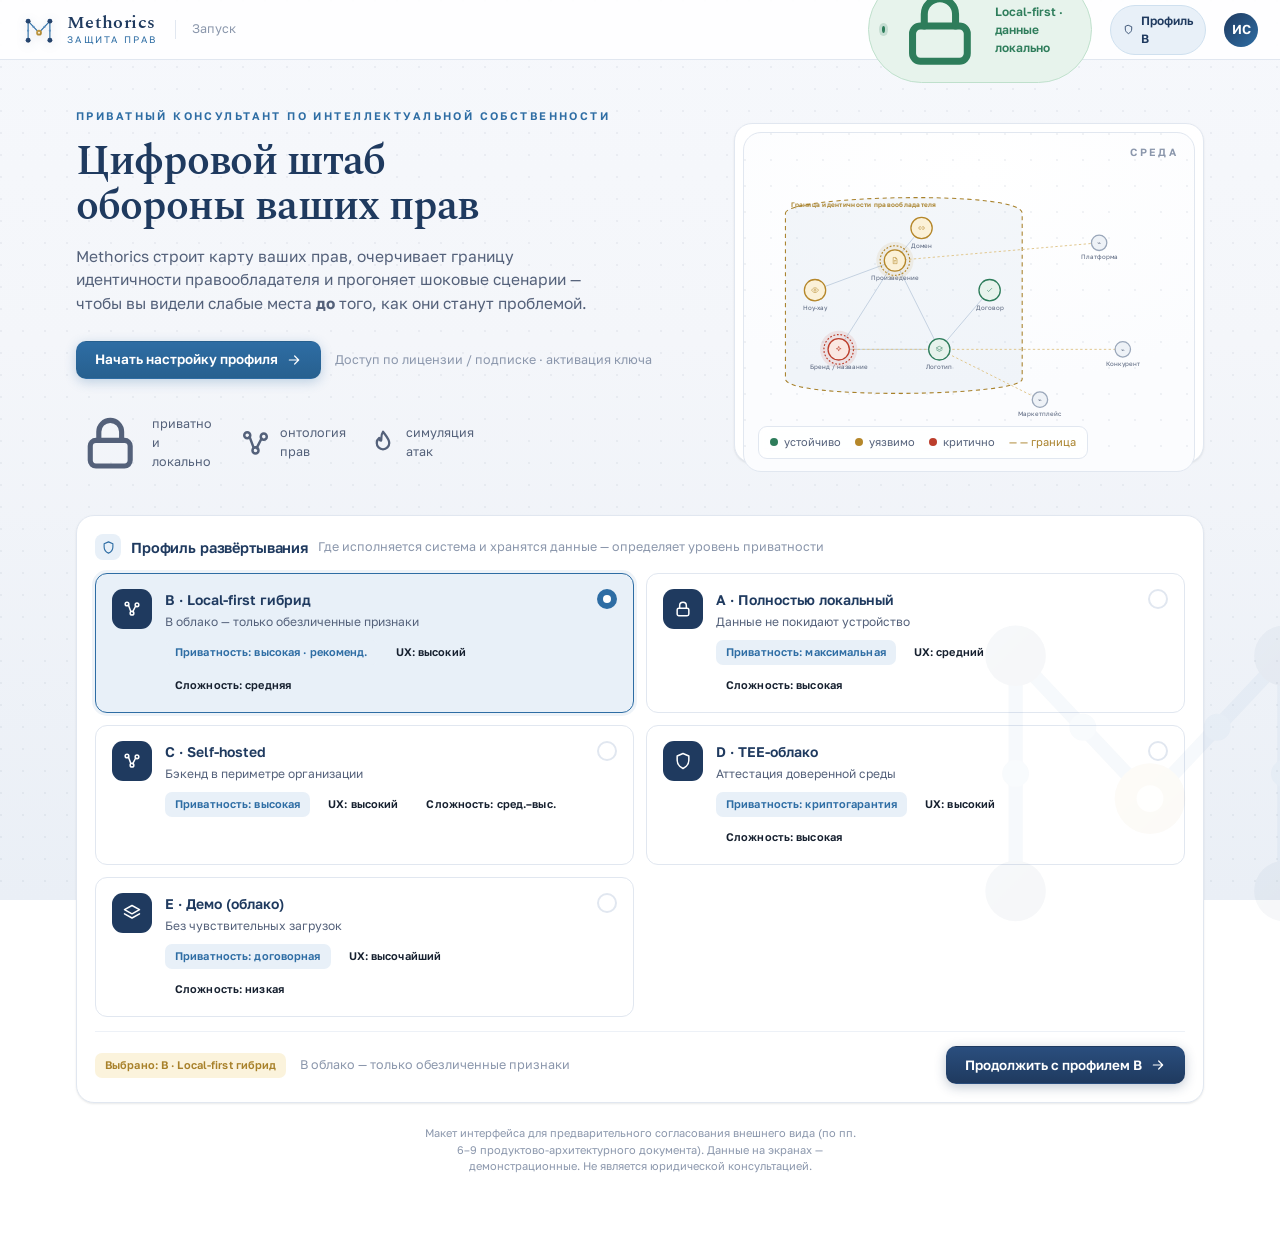
<file: prototype/index.html>
<!doctype html>
<html lang="ru">
<head>
<meta charset="utf-8">
<meta name="viewport" content="width=device-width, initial-scale=1">
<title>Methorics — Защита прав · Запуск</title>
<link rel="stylesheet" href="styles.css">
</head>
<body data-page="launch">
<div data-topbar></div>

<div class="page" style="max-width:1180px">
  <!-- HERO -->
  <div class="reveal" style="display:grid;grid-template-columns:1.25fr .95fr;gap:40px;align-items:center;margin:18px 0 38px">
    <div>
      <div class="eyebrow" style="margin-bottom:14px">Приватный консультант по интеллектуальной собственности</div>
      <h1 class="display" style="font-size:42px;line-height:1.08;letter-spacing:-.02em">Цифровой штаб<br>обороны ваших прав</h1>
      <p class="muted" style="font-size:15.5px;max-width:52ch;margin:16px 0 26px">
        Methorics строит карту ваших прав, очерчивает границу идентичности правообладателя
        и прогоняет шоковые сценарии — чтобы вы видели слабые места <b>до</b> того, как они станут проблемой.
      </p>
      <div style="display:flex;gap:14px;align-items:center;flex-wrap:wrap">
        <a class="btn btn-primary" id="startBtn" href="onboarding.html">Начать настройку профиля ${''}</a>
        <span class="small faint">Доступ по лицензии / подписке · активация ключа</span>
      </div>
      <div style="display:flex;gap:22px;margin-top:30px" class="small muted">
        <span style="display:flex;gap:8px;align-items:center" id="f1"></span>
        <span style="display:flex;gap:8px;align-items:center" id="f2"></span>
        <span style="display:flex;gap:8px;align-items:center" id="f3"></span>
      </div>
    </div>
    <div class="card" style="padding:8px;height:340px"><div id="heroGraph" style="height:100%"></div></div>
  </div>

  <!-- PROFILE SELECT -->
  <div class="card pad reveal" style="animation-delay:.08s">
    <div class="card-h">
      <span class="ic" id="ph-ic"></span>
      <h3>Профиль развёртывания</h3>
      <span class="faint small">Где исполняется система и хранятся данные — определяет уровень приватности</span>
    </div>
    <div class="opt-grid" id="profiles" style="grid-template-columns:1fr 1fr"></div>
    <hr class="sep">
    <div style="display:flex;align-items:center;gap:14px;flex-wrap:wrap">
      <div class="badge gold" id="selSummary">Выбрано: B · Local-first</div>
      <span class="faint small" id="selNote"></span>
      <div class="spacer" style="flex:1"></div>
      <a class="btn btn-navy" id="goBtn" href="onboarding.html?profile=B">Продолжить с профилем B ${''}</a>
    </div>
  </div>

  <p class="legal">Макет интерфейса для предварительного согласования внешнего вида (по пп. 6–9 продуктово-архитектурного документа). Данные на экранах — демонстрационные. Не является юридической консультацией.</p>
</div>

<div class="wm" id="wm"></div>
<script src="methorics.js"></script>
<script>
MET.init_launch = function(){
  MET.buildTopbar({crumb:'Запуск'});
  document.getElementById('wm').innerHTML = MET.logoSVG;
  document.getElementById('ph-ic').innerHTML = MET.ic('shield');
  document.getElementById('startBtn').innerHTML = 'Начать настройку профиля ' + MET.ic('arrow');
  document.getElementById('f1').innerHTML = MET.ic('lock')+' приватно и локально';
  document.getElementById('f2').innerHTML = MET.ic('net')+' онтология прав';
  document.getElementById('f3').innerHTML = MET.ic('flame')+' симуляция атак';

  MET.renderGraph(document.getElementById('heroGraph'), {affected:['work','brand']});

  const order=['B','A','C','D','E'];
  const meta={
    A:{ux:'UX: средний',cx:'Сложность: высокая',pv:'Приватность: максимальная'},
    B:{ux:'UX: высокий',cx:'Сложность: средняя',pv:'Приватность: высокая · рекоменд.'},
    C:{ux:'UX: высокий',cx:'Сложность: сред.–выс.',pv:'Приватность: высокая'},
    D:{ux:'UX: высокий',cx:'Сложность: высокая',pv:'Приватность: криптогарантия'},
    E:{ux:'UX: высочайший',cx:'Сложность: низкая',pv:'Приватность: договорная'}
  };
  let sel='B';
  const box=document.getElementById('profiles');
  box.innerHTML = order.map(k=>{const p=MET.profiles[k],m=meta[k];
    return `<div class="opt ${k==='B'?'sel':''}" data-k="${k}">
      <span class="ic">${MET.ic(k==='E'?'layers':(k==='A'?'lock':(k==='D'?'shield':'net')))}</span>
      <div><div class="t">${p.name}</div>
        <div class="s">${p.note}</div>
        <div class="chip-row" style="margin-top:9px">
          <span class="badge steel">${m.pv}</span><span class="badge">${m.ux}</span><span class="badge">${m.cx}</span></div>
      </div><span class="pick"></span></div>`;}).join('');

  function choose(k){sel=k;
    box.querySelectorAll('.opt').forEach(o=>o.classList.toggle('sel',o.dataset.k===k));
    document.getElementById('selSummary').textContent='Выбрано: '+MET.profiles[k].name;
    document.getElementById('selNote').textContent=MET.profiles[k].note;
    const btn=document.getElementById('goBtn'); btn.innerHTML='Продолжить с профилем '+k+' '+MET.ic('arrow');
    btn.href='onboarding.html?profile='+k;
    document.getElementById('startBtn').href='onboarding.html?profile='+k;
  }
  box.querySelectorAll('.opt').forEach(o=>o.addEventListener('click',()=>choose(o.dataset.k)));
  choose('B');
};
</script>
</body>
</html>
</file>
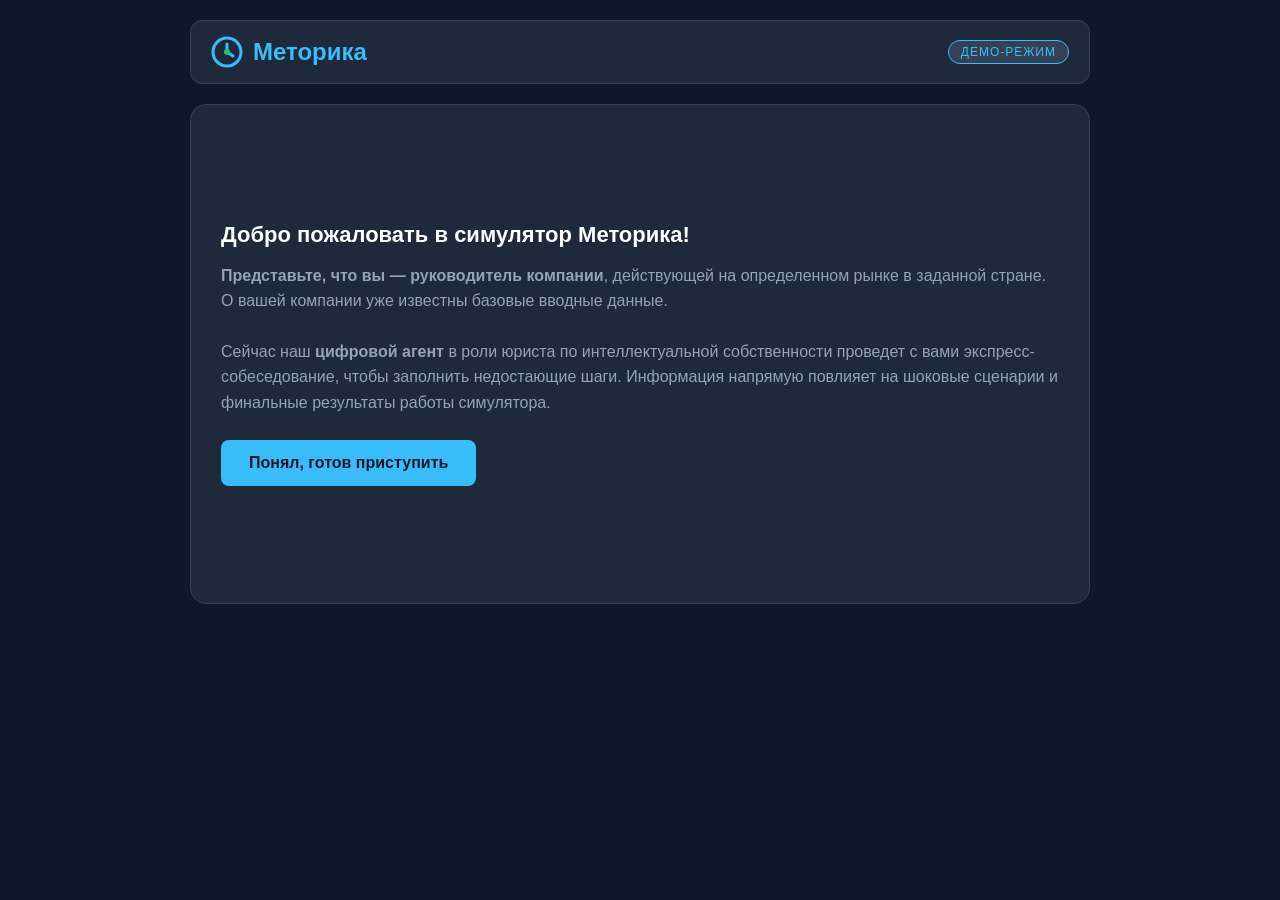
<file: agent-demo.html>
<!DOCTYPE html>
<html lang="ru">
<head>
    <meta charset="UTF-8">
    <meta name="viewport" content="width=device-width, initial-scale=1.0">
    <title>Меторика — Демонстрация Симулятора</title>
    <style>
        :root {
            --bg-color: #0f172a;
            --card-bg: #1e293b;
            --accent-color: #38bdf8;
            --accent-hover: #0ea5e9;
            --text-main: #f1f5f9;
            --text-muted: #94a3b8;
            --success: #22c55e;
            --warning: #eab308;
            --danger: #ef4444;
        }

        * {
            box-sizing: border-box;
            margin: 0;
            padding: 0;
            font-family: 'Segoe UI', Roboto, Helvetica, Arial, sans-serif;
        }

        body {
            background-color: var(--bg-color);
            color: var(--text-main);
            min-height: 100vh;
            display: flex;
            flex-direction: column;
            align-items: center;
            justify-content: flex-start;
            padding: 20px;
        }

        header {
            width: 100%;
            max-width: 900px;
            display: flex;
            justify-content: space-between;
            align-items: center;
            padding: 15px 20px;
            background: var(--card-bg);
            border-radius: 12px;
            margin-bottom: 20px;
            border: 1px solid #334155;
        }

        .logo {
            font-size: 24px;
            font-weight: bold;
            color: var(--accent-color);
            display: flex;
            align-items: center;
            gap: 10px;
        }

        .badge {
            background: #334155;
            padding: 4px 12px;
            border-radius: 20px;
            font-size: 12px;
            text-transform: uppercase;
            letter-spacing: 1px;
            color: var(--accent-color);
            border: 1px solid var(--accent-color);
        }

        .container {
            width: 100%;
            max-width: 900px;
            background: var(--card-bg);
            border-radius: 16px;
            border: 1px solid #334155;
            padding: 30px;
            min-height: 500px;
            display: flex;
            flex-direction: column;
            justify-content: center;
        }

        .step {
            display: none;
        }

        .step.active {
            display: flex;
            flex-direction: column;
        }

        h2 {
            margin-bottom: 15px;
            color: #fff;
            font-size: 22px;
        }

        p {
            color: var(--text-muted);
            line-height: 1.6;
            margin-bottom: 25px;
            font-size: 16px;
        }

        .btn {
            background: var(--accent-color);
            color: #0f172a;
            border: none;
            padding: 14px 28px;
            font-size: 16px;
            font-weight: 600;
            border-radius: 8px;
            cursor: pointer;
            transition: all 0.2s ease;
            align-self: flex-start;
        }

        .btn:hover {
            background: var(--accent-hover);
            transform: translateY(-1px);
        }

        /* Стиль карточек вопросов агента */
        .agent-chat {
            display: flex;
            gap: 15px;
            margin-bottom: 25px;
            background: #111827;
            padding: 20px;
            border-radius: 12px;
            border-left: 4px solid var(--accent-color);
        }

        .agent-avatar {
            width: 50px;
            height: 50px;
            flex-shrink: 0;
        }

        .chat-content h4 {
            color: var(--accent-color);
            margin-bottom: 5px;
        }

        .options-group {
            display: flex;
            flex-direction: column;
            gap: 12px;
            margin-bottom: 25px;
        }

        .option-label {
            background: #334155;
            padding: 15px;
            border-radius: 8px;
            cursor: pointer;
            display: flex;
            align-items: center;
            gap: 12px;
            border: 1px solid transparent;
            transition: 0.2s;
        }

        .option-label:hover {
            background: #475569;
            border-color: var(--accent-color);
        }

        .option-label input {
            scale: 1.3;
            accent-color: var(--accent-color);
        }

        /* Анимация загрузки */
        .loader-container {
            display: flex;
            flex-direction: column;
            align-items: center;
            justify-content: center;
            padding: 40px 0;
        }

        .spinner {
            animation: rotate 2s linear infinite;
            width: 80px;
            height: 80px;
            margin-bottom: 20px;
        }

        .spinner .path {
            stroke: var(--accent-color);
            stroke-linecap: round;
            animation: dash 1.5s ease-in-out infinite;
        }

        /* Стили Дашборда */
        .dashboard-grid {
            display: grid;
            grid-template-columns: 1fr 1fr;
            gap: 20px;
            margin-top: 15px;
        }

        @media (max-width: 768px) {
            .dashboard-grid {
                grid-template-columns: 1fr;
            }
        }

        .db-card {
            background: #111827;
            border-radius: 12px;
            padding: 20px;
            border: 1px solid #334155;
        }

        .db-card h3 {
            font-size: 16px;
            margin-bottom: 15px;
            border-bottom: 1px solid #334155;
            padding-bottom: 8px;
            color: var(--accent-color);
        }

        .legend-list {
            list-style: none;
            display: flex;
            flex-direction: column;
            gap: 8px;
            font-size: 14px;
        }

        .legend-item {
            display: flex;
            align-items: center;
            gap: 10px;
        }

        .color-box {
            width: 14px;
            height: 14px;
            border-radius: 3px;
        }

        .footer-note {
            margin-top: 25px;
            background: rgba(56, 189, 248, 0.05);
            border: 1px dashed rgba(56, 189, 248, 0.3);
            padding: 15px;
            border-radius: 8px;
            font-size: 13px;
            color: var(--text-muted);
        }

        @keyframes rotate { 100% { transform: rotate(360deg); } }
        @keyframes dash {
            0% { stroke-dasharray: 1, 150; stroke-dashoffset: 0; }
            50% { stroke-dasharray: 90, 150; stroke-dashoffset: -35; }
            100% { stroke-dasharray: 90, 150; stroke-dashoffset: -124; }
        }
    </style>
</head>
<body>

    <header>
        <div class="logo">
            <svg width="32" height="32" viewBox="0 0 32 32" fill="none" xmlns="http://www.w3.org/2000/svg">
                <circle cx="16" cy="16" r="14" stroke="#38bdf8" stroke-width="3"/>
                <path d="M16 8V16L22 20" stroke="#38bdf8" stroke-width="3" stroke-linecap="round"/>
                <circle cx="16" cy="16" r="3" fill="#22c55e"/>
            </svg>
            Меторика
        </div>
        <div class="badge">Демо-Режим</div>
    </header>

    <div class="container">
        
        <div id="step-1" class="step active">
            <h2>Добро пожаловать в симулятор Меторика!</h2>
            <p><strong>Представьте, что вы — руководитель компании</strong>, действующей на определенном рынке в заданной стране. О вашей компании уже известны базовые вводные данные.</p>
            <p>Сейчас наш <strong>цифровой агент</strong> в роли юриста по интеллектуальной собственности проведет с вами экспресс-собеседование, чтобы заполнить недостающие шаги. Информация напрямую повлияет на шоковые сценарии и финальные результаты работы симулятора.</p>
            <button class="btn" onclick="nextStep(2)">Понял, готов приступить</button>
        </div>

        <div id="step-2" class="step">
            <div class="agent-chat">
                <div class="agent-avatar">
                    <svg viewBox="0 0 64 64" fill="none" xmlns="http://www.w3.org/2000/svg">
                        <circle cx="32" cy="32" r="30" fill="#334155"/>
                        <path d="M20 26C20 22.6863 22.6863 20 26 20H38C41.3137 20 44 22.6863 44 26V38C44 41.3137 41.3137 44 38 44H26C22.6863 44 20 41.3137 20 38V26Z" fill="#38bdf8"/>
                        <circle cx="28" cy="28" r="3" fill="#0f172a"/>
                        <circle cx="36" cy="28" r="3" fill="#0f172a"/>
                        <path d="M26 36H38" stroke="#0f172a" stroke-width="3" stroke-linecap="round"/>
                    </svg>
                </div>
                <div class="chat-content">
                    <h4>ИИ-Агент (Юрист по ИС)</h4>
                    <p style="margin:0; color:#fff;">Приветствую! Скажите, выпускаемая вами продукция или ключевая торговая марка официально зарегистрированы в патентном ведомстве вашей целевой страны?</p>
                </div>
            </div>
            
            <div class="options-group">
                <label class="option-label">
                    <input type="radio" name="q1" value="yes" checked>
                    <span>Да, все права полностью зарегистрированы и защищены.</span>
                </label>
                <label class="option-label">
                    <input type="radio" name="q1" value="process">
                    <span>Находится в процессе регистрации/подачи заявки.</span>
                </label>
                <label class="option-label">
                    <input type="radio" name="q1" value="no">
                    <span>Нет, работаем без формальной регистрации ТМ.</span>
                </label>
            </div>
            <button class="btn" onclick="nextStep(3)">Далее</button>
        </div>

        <div id="step-3" class="step">
            <div class="agent-chat">
                <div class="agent-avatar">
                    <svg viewBox="0 0 64 64" fill="none" xmlns="http://www.w3.org/2000/svg">
                        <circle cx="32" cy="32" r="30" fill="#334155"/>
                        <path d="M20 26C20 22.6863 22.6863 20 26 20H38C41.3137 20 44 22.6863 44 26V38C44 41.3137 41.3137 44 38 44H26C22.6863 44 20 41.3137 20 38V26Z" fill="#38bdf8"/>
                        <circle cx="28" cy="28" r="3" fill="#0f172a"/>
                        <circle cx="36" cy="28" r="3" fill="#0f172a"/>
                        <path d="M26 36H38" stroke="#0f172a" stroke-width="3" stroke-linecap="round"/>
                    </svg>
                </div>
                <div class="chat-content">
                    <h4>ИИ-Агент (Юрист по ИС)</h4>
                    <p style="margin:0; color:#fff;">Проводился ли вашей командой предварительный патентный поиск или конкурентный анализ рисков нарушения чужих прав на ИС на этом рынке?</p>
                </div>
            </div>
            
            <div class="options-group">
                <label class="option-label">
                    <input type="radio" name="q2" value="yes" checked>
                    <span>Да, провели глубокий анализ, риски минимальны.</span>
                </label>
                <label class="option-label">
                    <input type="radio" name="q2" value="surface">
                    <span>Поверхностно проверяли своими силами.</span>
                </label>
                <label class="option-label">
                    <input type="radio" name="q2" value="no">
                    <span>Нет, такой анализ ранее не заказывали.</span>
                </label>
            </div>
            <button class="btn" onclick="runSimulation()">Запустить симуляцию</button>
        </div>

        <div id="step-4" class="step">
            <div class="loader-container">
                <svg class="spinner" viewBox="0 0 50 50">
                    <circle class="path" cx="25" cy="25" r="20" fill="none" stroke-width="5"></circle>
                </svg>
                <h2>Меторика просчитывает сценарии...</h2>
                <p style="text-align: center;">Имитируем рыночные условия, анализируем устойчивость ИС и генерируем трехмерную модель вашей компании.</p>
            </div>
        </div>

        <div id="step-5" class="step">
            <h2>Отчет для руководителя по результатам симуляции</h2>
            <p style="margin-bottom: 15px;">Симуляция успешно завершена. Ниже представлены аналитические заключения и визуализация состояния компании.</p>
            
            <div class="dashboard-grid">
                
                <div class="db-card" style="display: flex; flex-direction: column; align-items: center;">
                    <h3>Лепестковая диаграмма («Цветок компании»)</h3>
                    <svg width="200" height="200" viewBox="0 0 200 200" style="margin: 10px 0;">
                        <circle cx="100" cy="100" r="80" fill="none" stroke="#334155" stroke-width="1" stroke-dasharray="4"/>
                        <circle cx="100" cy="100" r="50" fill="none" stroke="#334155" stroke-width="1" stroke-dasharray="4"/>
                        <circle cx="100" cy="100" r="20" fill="none" stroke="#334155" stroke-width="1" stroke-dasharray="4"/>
                        <line x1="100" y1="20" x2="100" y2="180" stroke="#334155" stroke-width="1"/>
                        <line x1="20" y1="100" x2="180" y2="100" stroke="#334155" stroke-width="1"/>
                        
                        <polygon points="100,30 160,100 100,150 50,100" fill="rgba(56, 189, 248, 0.3)" stroke="var(--accent-color)" stroke-width="2"/>
                        <circle cx="100" cy="30" r="4" fill="var(--success)"/>
                        <circle cx="160" cy="100" r="4" fill="var(--warning)"/>
                        <circle cx="100" cy="150" r="4" fill="var(--accent-color)"/>
                        <circle cx="50" cy="100" r="4" fill="var(--danger)"/>
                    </svg>
                    
                    <div style="width: 100%;">
                        <ul class="legend-list">
                            <li class="legend-item"><div class="color-box" style="background: var(--success);"></div> Юридическая защита ТМ (Верхний лепесток)</li>
                            <li class="legend-item"><div class="color-box" style="background: var(--warning);"></div> Устойчивость к шокам (Правый лепесток)</li>
                            <li class="legend-item"><div class="color-box" style="background: var(--accent-color);"></div> Патентная чистота (Нижний лепесток)</li>
                            <li class="legend-item"><div class="color-box" style="background: var(--danger);"></div> Риски копирования (Левый лепесток)</li>
                        </ul>
                    </div>
                </div>

                <div class="db-card">
                    <h3>Заключение юриста по интеллектуальной собственности</h3>
                    <div style="display: flex; flex-direction: column; gap: 12px; font-size: 14px;">
                        <p style="margin: 0; color: #fff;"><strong>Текущий статус:</strong> Умеренный уровень рисков.</p>
                        <p style="margin: 0; color: var(--text-muted);">На основе введенных данных, симуляция стресс-сценария "Атака патентных троллей" показала устойчивость вашей бизнес-модели на уровне 75%.</p>
                        <p style="margin: 0; color: var(--text-muted);"><strong>Рекомендация:</strong> Рекомендуется завершить сбор полного пакета документов для минимизации рисков при масштабировании на международные рынки.</p>
                    </div>
                </div>
            </div>

            <div class="footer-note">
                <strong>Примечание разработчика:</strong> Для демонстрации возможностей Меторики используется упрощенная модель симуляции с предзаданными параметрами рынка. В реальном продукте группа профильных агентов собирает полный верифицированный пакет данных реальной компании, а методика адаптируется под крупный бизнес и специфические юрисдикции.
            </div>

            <button class="btn" style="margin-top: 20px; background: #334155; color: #fff;" onclick="nextStep(1)">Перезапустить Демо</button>
        </div>

    </div>

    <script>
        function nextStep(stepNumber) {
            // Скрываем все шаги
            document.querySelectorAll('.step').forEach(step => {
                step.classList.remove('active');
            });
            // Показываем нужный шаг
            document.getElementById('step-' + stepNumber).classList.add('active');
        }

        function runSimulation() {
            // Переходим на экран загрузки/симуляции (Шаг 4)
            nextStep(4);
            
            // Имитируем "крутится-вертится" в течение 2.5 секунд, затем выдаем дашборд
            setTimeout(() => {
                nextStep(5);
            }, 2500);
        }
    </script>
</body>
</html>
</file>
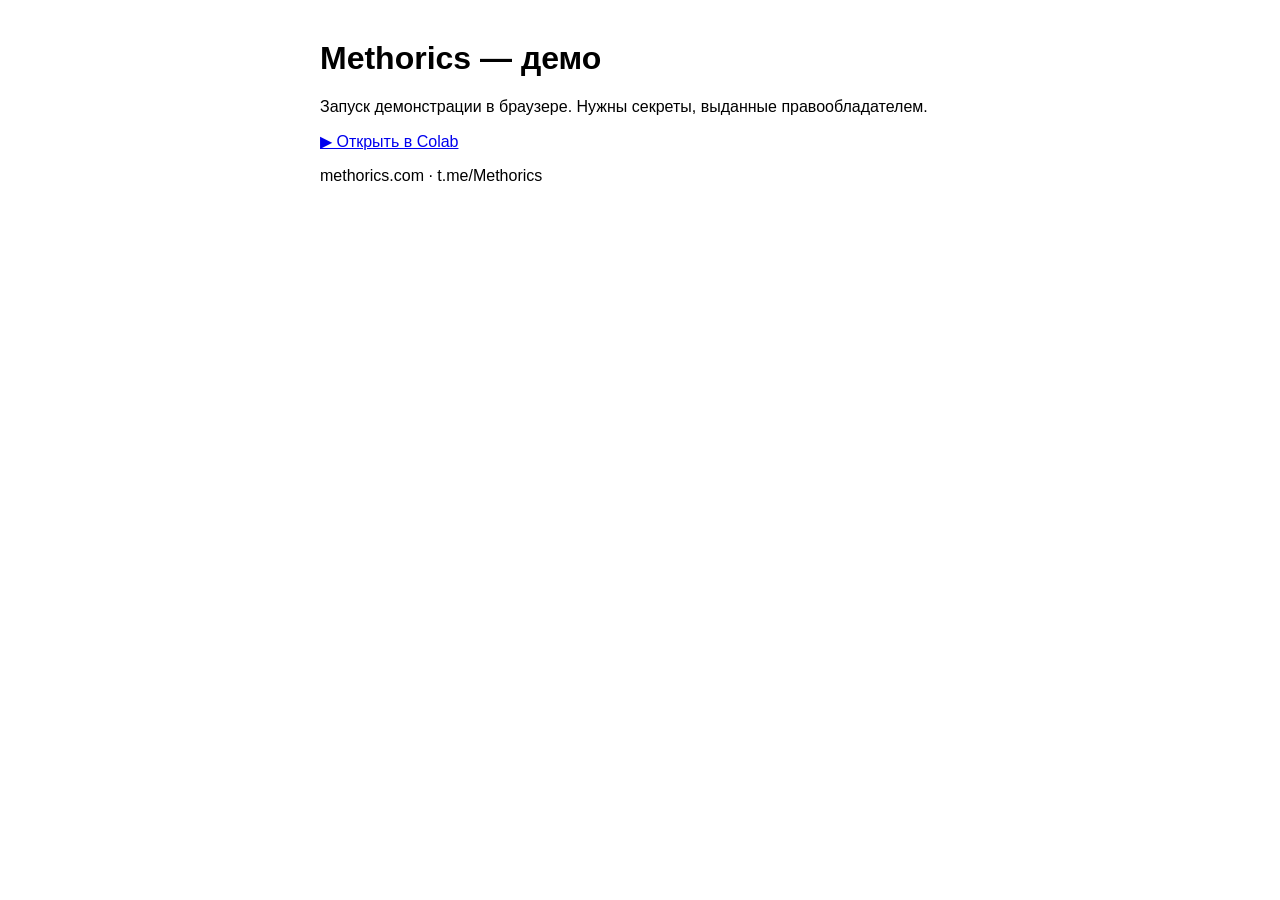
<file: demo.html>
<!doctype html>
<html lang="ru"><head><meta charset="utf-8">
<title>Methorics — демо</title></head>
<body style="font-family:Arial;max-width:640px;margin:40px auto">
 <h1>Methorics — демо</h1>
 <p>Запуск демонстрации в браузере. Нужны секреты, выданные правообладателем.</p>
 <p><a href="https://colab.research.google.com/github/methorics/new_landing/blob/Claude/Methorics_Demo.ipynb">
    ▶ Открыть в Colab</a></p>
 <p>methorics.com · t.me/Methorics</p>
</body></html>
</file>
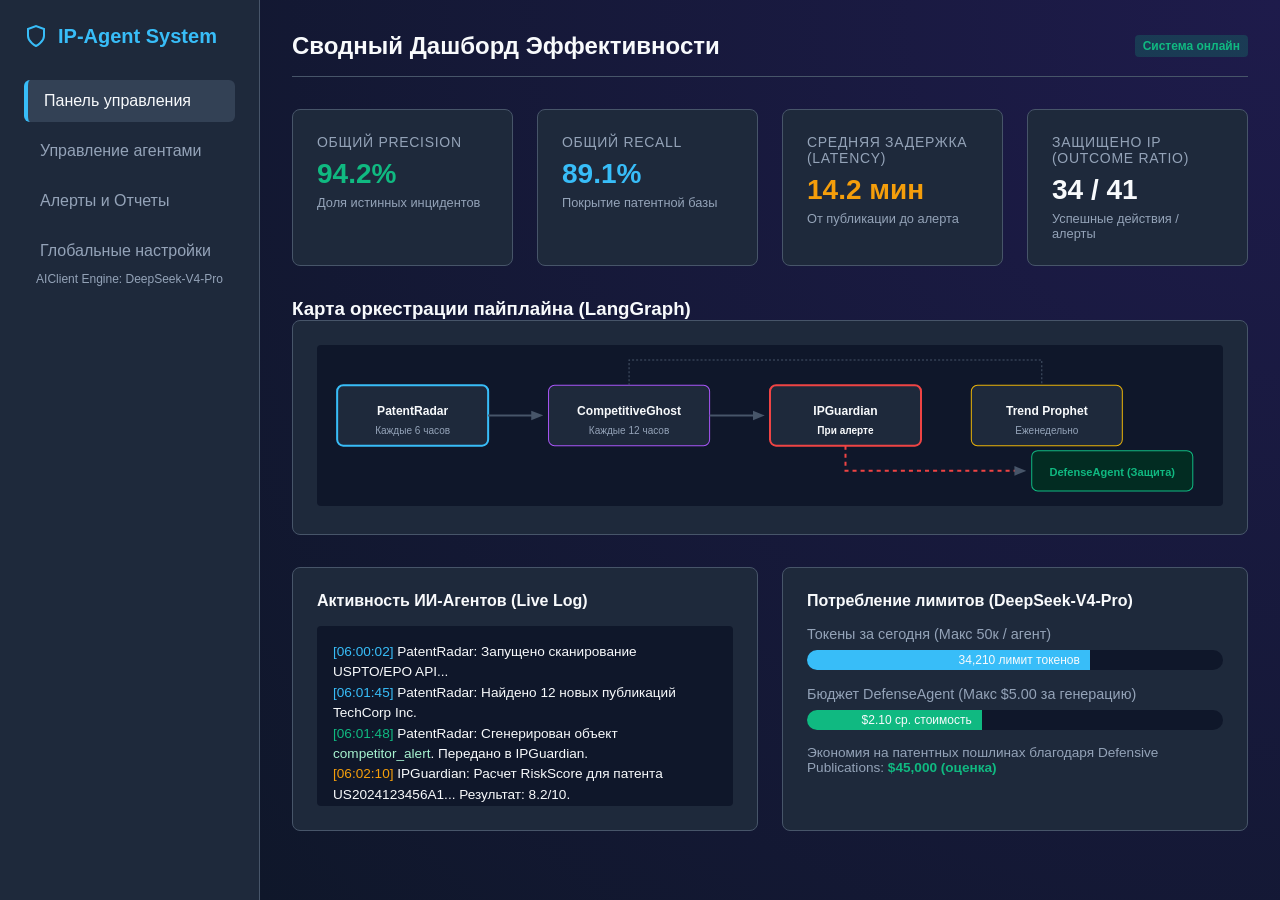
<file: ip_agents_dashboard.html>
<!DOCTYPE html>
<html lang="ru">
<head>
    <meta charset="UTF-8">
    <meta name="viewport" content="width=device-width, initial-scale=1.0">
    <title>IP-Agents Control Panel</title>
    <style>
        :root {
            --bg-primary: #0f172a;
            --bg-secondary: #1e293b;
            --bg-tertiary: #334155;
            --text-main: #f8fafc;
            --text-muted: #94a3b8;
            --accent: #38bdf8;
            --accent-hover: #0ea5e9;
            --success: #10b981;
            --warning: #f59e0b;
            --danger: #ef4444;
            --border: #475569;
        }

        * {
            box-sizing: border-box;
            margin: 0;
            padding: 0;
            font-family: 'Segoe UI', Roboto, Helvetica, Arial, sans-serif;
        }

        body {
            background-color: var(--bg-primary);
            color: var(--text-main);
            display: flex;
            height: 100vh;
            overflow: hidden;
        }

        /* Sidebar Navigation */
        aside {
            width: 260px;
            background-color: var(--bg-secondary);
            border-right: 1px solid var(--border);
            display: flex;
            flex-content: space-between;
            flex-direction: column;
            padding: 1.5rem;
        }

        .brand {
            display: flex;
            align-items: center;
            gap: 10px;
            font-size: 1.25rem;
            font-weight: bold;
            color: var(--accent);
            margin-bottom: 2rem;
        }

        .nav-menu {
            list-style: none;
            display: flex;
            flex-direction: column;
            gap: 0.5rem;
            flex-grow: 1;
        }

        .nav-item {
            padding: 0.75rem 1rem;
            border-radius: 0.375rem;
            cursor: pointer;
            color: var(--text-muted);
            transition: all 0.2s;
            display: flex;
            align-items: center;
            gap: 10px;
        }

        .nav-item:hover, .nav-item.active {
            background-color: var(--bg-tertiary);
            color: var(--text-main);
        }

        .nav-item.active {
            border-left: 4px solid var(--accent);
        }

        /* Main Content Area */
        main {
            flex-grow: 1;
            padding: 2rem;
            overflow-y: auto;
            background: radial-gradient(circle at top right, #1e1b4b, var(--bg-primary));
        }

        .header {
            display: flex;
            justify-content: space-between;
            align-items: center;
            margin-bottom: 2rem;
            border-bottom: 1px solid var(--border);
            padding-bottom: 1rem;
        }

        .view-section {
            display: none;
        }

        .view-section.active {
            display: block;
        }

        /* Grid System & Cards */
        .grid-4 {
            display: grid;
            grid-template-columns: repeat(auto-fit, minmax(220px, 1fr));
            gap: 1.5rem;
            margin-bottom: 2rem;
        }

        .grid-2 {
            display: grid;
            grid-template-columns: repeat(auto-fit, minmax(450px, 1fr));
            gap: 1.5rem;
            margin-bottom: 2rem;
        }

        .card {
            background-color: var(--bg-secondary);
            border: 1px solid var(--border);
            border-radius: 0.5rem;
            padding: 1.5rem;
            position: relative;
        }

        .card-title {
            font-size: 0.875rem;
            text-transform: uppercase;
            letter-spacing: 0.05em;
            color: var(--text-muted);
            margin-bottom: 0.5rem;
        }

        .card-value {
            font-size: 1.75rem;
            font-weight: bold;
        }

        /* Orchestration Pipeline Graph */
        .pipeline-container {
            background-color: var(--bg-secondary);
            border: 1px solid var(--border);
            border-radius: 0.5rem;
            padding: 1.5rem;
            margin-bottom: 2rem;
            overflow-x: auto;
        }

        /* Table Styles */
        table {
            width: 100%;
            border-collapse: collapse;
            margin-top: 1rem;
            text-align: left;
        }

        th, td {
            padding: 0.75rem 1rem;
            border-bottom: 1px solid var(--border);
        }

        th {
            color: var(--text-muted);
            font-weight: 600;
        }

        tr:hover td {
            background-color: rgba(255, 255, 255, 0.02);
        }

        /* Badges & Statuses */
        .badge {
            display: inline-block;
            padding: 0.25rem 0.5rem;
            border-radius: 0.25rem;
            font-size: 0.75rem;
            font-weight: bold;
        }

        .badge-success { background-color: rgba(16, 185, 129, 0.2); color: var(--success); }
        .badge-warning { background-color: rgba(245, 158, 11, 0.2); color: var(--warning); }
        .badge-danger { background-color: rgba(239, 68, 68, 0.2); color: var(--danger); }
        .badge-info { background-color: rgba(56, 189, 248, 0.2); color: var(--accent); }

        /* Forms & Config */
        .form-group {
            margin-bottom: 1.25rem;
        }

        label {
            display: block;
            margin-bottom: 0.5rem;
            color: var(--text-muted);
            font-size: 0.9rem;
        }

        input, select, textarea {
            width: 100%;
            padding: 0.75rem;
            background-color: var(--bg-primary);
            border: 1px solid var(--border);
            border-radius: 0.375rem;
            color: var(--text-main);
            font-size: 1rem;
        }

        input:focus, select:focus, textarea:focus {
            outline: none;
            border-color: var(--accent);
        }

        button {
            background-color: var(--accent);
            color: var(--bg-primary);
            border: none;
            padding: 0.75rem 1.5rem;
            font-weight: bold;
            border-radius: 0.375rem;
            cursor: pointer;
            transition: background-color 0.2s;
        }

        button:hover {
            background-color: var(--accent-hover);
        }

        .btn-secondary {
            background-color: var(--bg-tertiary);
            color: var(--text-main);
            margin-left: 0.5rem;
        }
        .btn-secondary:hover { background-color: var(--border); }

        /* JSON live preview output */
        pre {
            background-color: var(--bg-primary);
            padding: 1rem;
            border-radius: 0.375rem;
            overflow-x: auto;
            font-family: 'Courier New', Courier, monospace;
            font-size: 0.85rem;
            color: #a7f3d0;
            border: 1px solid var(--border);
        }

        .agent-grid {
            display: grid;
            grid-template-columns: repeat(auto-fit, minmax(300px, 1fr));
            gap: 1.5rem;
        }
    </style>
</head>
<body>

    <aside>
        <div>
            <div class="brand">
                <svg width="24" height="24" viewBox="0 0 24 24" fill="none" stroke="currentColor" stroke-width="2"><path d="M12 22s8-4 8-10V5l-8-3-8 3v7c0 6 8 10 8 10z"/></svg>
                IP-Agent System
            </div>
            <ul class="nav-menu">
                <li class="nav-item active" onclick="switchView('dashboard')">Панель управления</li>
                <li class="nav-item" onclick="switchView('agents')">Управление агентами</li>
                <li class="nav-item" onclick="switchView('alerts')">Алерты и Отчеты</li>
                <li class="nav-item" onclick="switchView('config')">Глобальные настройки</li>
            </ul>
        </div>
        <div style="font-size: 0.75rem; color: var(--text-muted); text-align: center;">
            AIClient Engine: DeepSeek-V4-Pro
        </div>
    </aside>

    <main>
        <section id="dashboard" class="view-section active">
            <div class="header">
                <h2>Сводный Дашборд Эффективности</h2>
                <span class="badge badge-success">Система онлайн</span>
            </div>

            <div class="grid-4">
                <div class="card">
                    <div class="card-title">Общий Precision</div>
                    <div class="card-value" style="color: var(--success)">94.2%</div>
                    <div style="font-size: 0.8rem; color: var(--text-muted); margin-top: 5px;">Доля истинных инцидентов</div>
                </div>
                <div class="card">
                    <div class="card-title">Общий Recall</div>
                    <div class="card-value" style="color: var(--accent)">89.1%</div>
                    <div style="font-size: 0.8rem; color: var(--text-muted); margin-top: 5px;">Покрытие патентной базы</div>
                </div>
                <div class="card">
                    <div class="card-title">Средняя задержка (Latency)</div>
                    <div class="card-value" style="color: var(--warning)">14.2 мин</div>
                    <div style="font-size: 0.8rem; color: var(--text-muted); margin-top: 5px;">От публикации до алерта</div>
                </div>
                <div class="card">
                    <div class="card-title">Защищено IP (Outcome Ratio)</div>
                    <div class="card-value">34 / 41</div>
                    <div style="font-size: 0.8rem; color: var(--text-muted); margin-top: 5px;">Успешные действия / алерты</div>
                </div>
            </div>

            <h3>Карта оркестрации пайплайна (LangGraph)</h3>
            <div class="pipeline-container">
                <svg viewBox="0 0 900 160" width="100%" height="100%" style="background-color: var(--bg-primary); border-radius: 4px;">
                    <defs>
                        <marker id="arrow" viewBox="0 0 10 10" refX="6" refY="5" markerWidth="6" markerHeight="6" orient="auto-start-reverse">
                            <path d="M 0 1 L 10 5 L 0 9 z" fill="#475569" />
                        </marker>
                    </defs>

                    <rect x="20" y="40" width="150" height="60" rx="6" fill="#1e293b" stroke="#38bdf8" stroke-width="2"/>
                    <text x="95" y="70" fill="#f8fafc" font-size="12" font-weight="bold" text-anchor="middle">PatentRadar</text>
                    <text x="95" y="88" fill="#94a3b8" font-size="10" text-anchor="middle">Каждые 6 часов</text>

                    <path d="M 170 70 L 220 70" fill="none" stroke="#475569" stroke-width="2" marker-end="url(#arrow)"/>

                    <rect x="230" y="40" width="160" height="60" rx="6" fill="#1e293b" stroke="#a855f7" stroke-width="1"/>
                    <text x="310" y="70" fill="#f8fafc" font-size="12" font-weight="bold" text-anchor="middle">CompetitiveGhost</text>
                    <text x="310" y="88" fill="#94a3b8" font-size="10" text-anchor="middle">Каждые 12 часов</text>

                    <path d="M 390 70 L 440 70" fill="none" stroke="#475569" stroke-width="2" marker-end="url(#arrow)"/>

                    <rect x="450" y="40" width="150" height="60" rx="6" fill="#1e293b" stroke="#ef4444" stroke-width="2"/>
                    <text x="525" y="70" fill="#f8fafc" font-size="12" font-weight="bold" text-anchor="middle">IPGuardian</text>
                    <text x="525" y="88" fill="#f8fafc" font-size="10" fill="var(--danger)" text-anchor="middle" font-weight="bold">При алерте</text>

                    <path d="M 525 100 L 525 125 L 700 125" fill="none" stroke="#ef4444" stroke-width="2" stroke-dasharray="4" marker-end="url(#arrow)"/>

                    <path d="M 310 40 L 310 15 L 720 15 L 720 40" fill="none" stroke="#475569" stroke-width="1" stroke-dasharray="2"/>
                    <rect x="650" y="40" width="150" height="60" rx="6" fill="#1e293b" stroke="#eab308" stroke-width="1"/>
                    <text x="725" y="70" fill="#f8fafc" font-size="12" font-weight="bold" text-anchor="middle">Trend Prophet</text>
                    <text x="725" y="88" fill="#94a3b8" font-size="10" text-anchor="middle">Еженедельно</text>

                    <rect x="710" y="105" width="160" height="40" rx="6" fill="#022c22" stroke="#10b981" stroke-width="1"/>
                    <text x="790" y="130" fill="#10b981" font-size="11" font-weight="bold" text-anchor="middle">DefenseAgent (Защита)</text>
                </svg>
            </div>

            <div class="grid-2">
                <div class="card">
                    <h4 style="margin-bottom: 1rem;">Активность ИИ-Агентов (Live Log)</h4>
                    <div style="background-color: var(--bg-primary); padding: 1rem; border-radius: 0.25rem; height: 180px; overflow-y: auto; font-family: monospace; font-size: 0.85rem; line-height: 1.5;">
                        <div><span style="color: var(--accent)">[06:00:02]</span> PatentRadar: Запущено сканирование USPTO/EPO API...</div>
                        <div><span style="color: var(--accent)">[06:01:45]</span> PatentRadar: Найдено 12 новых публикаций TechCorp Inc.</div>
                        <div><span style="color: var(--success)">[06:01:48]</span> PatentRadar: Сгенерирован объект <span style="color: #a7f3d0">competitor_alert</span>. Передано в IPGuardian.</div>
                        <div><span style="color: var(--warning)">[06:02:10]</span> IPGuardian: Расчет RiskScore для патента US2024123456A1... Результат: 8.2/10.</div>
                        <div><span style="color: var(--danger)">[06:02:12]</span> IPGuardian: АЛЕРТ! Обнаружено пересечение формулы с Product X Gen3.</div>
                        <div><span style="color: var(--success)">[06:02:15]</span> DefenseAgent: Инициирован пайплайн генерации Defensive Publication...</div>
                    </div>
                </div>

                <div class="card">
                    <h4 style="margin-bottom: 1rem;">Потребление лимитов (DeepSeek-V4-Pro)</h4>
                    <label>Токены за сегодня (Макс 50к / агент)</label>
                    <div style="background: var(--bg-primary); height: 20px; border-radius: 10px; margin-bottom: 1rem; overflow: hidden;">
                        <div style="background: var(--accent); width: 68%; height: 100%; text-align: right; padding-right: 10px; font-size: 0.75rem; line-height: 20px;">34,210 лимит токенов</div>
                    </div>
                    <label>Бюджет DefenseAgent (Макс $5.00 за генерацию)</label>
                    <div style="background: var(--bg-primary); height: 20px; border-radius: 10px; overflow: hidden;">
                        <div style="background: var(--success); width: 42%; height: 100%; text-align: right; padding-right: 10px; font-size: 0.75rem; line-height: 20px;">$2.10 ср. стоимость</div>
                    </div>
                    <div style="margin-top: 15px; font-size: 0.85rem; color: var(--text-muted)">
                        Экономия на патентных пошлинах благодаря Defensive Publications: <strong style="color: var(--success)">$45,000 (оценка)</strong>
                    </div>
                </div>
            </div>
        </section>

        <section id="agents" class="view-section">
            <div class="header">
                <h2>Спецификация и Запуск Агентов</h2>
            </div>
            
            <div class="agent-grid">
                <div class="card">
                    <div style="display: flex; justify-content: space-between; align-items: flex-start;">
                        <h3>1. PatentRadar</h3>
                        <span class="badge badge-success">Active</span>
                    </div>
                    <p style="color: var(--text-muted); font-size: 0.85rem; margin: 0.5rem 0 1rem 0;">Мониторинг патентной активности конкурентов в реальном времени (USPTO, EPO, WIPO, CNIPA, Роспатент).</p>
                    <button onclick="runAgent('PatentRadar')">Запустить сейчас</button>
                    <button class="btn-secondary" onclick="viewAgentJson('patentRadar')">JSON структура</button>
                </div>

                <div class="card">
                    <div style="display: flex; justify-content: space-between; align-items: flex-start;">
                        <h3>2. IPGuardian</h3>
                        <span class="badge badge-success">Active</span>
                    </div>
                    <p style="color: var(--text-muted); font-size: 0.85rem; margin: 0.5rem 0 1rem 0;">Выявление юридических рисков. Расчет RiskScore на основе семантического сходства формул.</p>
                    <button onclick="runAgent('IPGuardian')">Запустить сейчас</button>
                    <button class="btn-secondary" onclick="viewAgentJson('ipGuardian')">JSON структура</button>
                </div>

                <div class="card">
                    <div style="display: flex; justify-content: space-between; align-items: flex-start;">
                        <h3>3. CompetitiveGhost</h3>
                        <span class="badge badge-warning">Idle</span>
                    </div>
                    <p style="color: var(--text-muted); font-size: 0.85rem; margin: 0.5rem 0 1rem 0;">Поиск по скрытым и нетрадиционным источникам (вакансии, трансфер патентов, arXiv, мобильность кадров).</p>
                    <button onclick="runAgent('CompetitiveGhost')">Запустить сейчас</button>
                    <button class="btn-secondary" onclick="viewAgentJson('ghost')">JSON структура</button>
                </div>

                <div class="card">
                    <div style="display: flex; justify-content: space-between; align-items: flex-start;">
                        <h3>4. Trend Prophet</h3>
                        <span class="badge badge-success">Active</span>
                    </div>
                    <p style="color: var(--text-muted); font-size: 0.85rem; margin: 0.5rem 0 1rem 0;">Построение графов цитирования в Neo4j и прогнозирование технологических трендов на 1-5 лет.</p>
                    <button onclick="runAgent('Trend Prophet')">Запустить сейчас</button>
                    <button class="btn-secondary" onclick="viewAgentJson('trend')">JSON структура</button>
                </div>

                <div class="card">
                    <div style="display: flex; justify-content: space-between; align-items: flex-start;">
                        <h3>5. DefenseAgent</h3>
                        <span class="badge badge-info">Trigger Only</span>
                    </div>
                    <p style="color: var(--text-muted); font-size: 0.85rem; margin: 0.5rem 0 1rem 0;">Автоматическая генерация и публикация оборонительных материалов (Defensive Publications) на IP.com/arXiv.</p>
                    <button onclick="runAgent('DefenseAgent')">Имитировать триггер</button>
                    <button class="btn-secondary" onclick="viewAgentJson('defense')">JSON структура</button>
                </div>
            </div>

            <div id="json-preview-container" class="card" style="margin-top: 2rem; display: none;">
                <div style="display: flex; justify-content: space-between; margin-bottom: 0.5rem;">
                    <h4 id="json-title">Выходной JSON-объект</h4>
                    <button class="btn-secondary" style="padding: 0.25rem 0.5rem; font-size: 0.8rem;" onclick="document.getElementById('json-preview-container').style.display='none'">Закрыть</button>
                </div>
                <pre id="json-block"></pre>
            </div>
        </section>

        <section id="alerts" class="view-section">
            <div class="header">
                <h2>Журнал Алертов и Аналитические Отчеты</h2>
            </div>

            <div class="card">
                <h3>Актуальные инциденты, требующие внимания (IPGuardian / PatentRadar)</h3>
                <table>
                    <thead>
                        <tr>
                            <th>Тип Алерта</th>
                            <th>Объект/Конкурент</th>
                            <th>Угроза / Тренд</th>
                            <th>Критичность / Скор</th>
                            <th>Дедлайн / Окно</th>
                            <th>Рекомендуемое действие</th>
                        </tr>
                    </thead>
                    <tbody>
                        <tr>
                            <td><span class="badge badge-danger">infringement_alert</span></td>
                            <td>Samsung Electronics</td>
                            <td>Патент US2024123456A1 (пересечение с Product X Gen3)</td>
                            <td><strong style="color: var(--danger)">8.2 / 10</strong></td>
                            <td>2025-03-15</td>
                            <td>Начать design-around или подготовку аргументов недействительности</td>
                        </tr>
                        <tr>
                            <td><span class="badge badge-warning">competitor_alert</span></td>
                            <td>TechCorp Inc.</td>
                            <td>Агрессивное патентование: neural network pruning (12 патентов)</td>
                            <td><span class="badge badge-warning">High Priority</span></td>
                            <td>Квартальное окно</td>
                            <td>Подать встречную заявку по квантовой устойчивости</td>
                        </tr>
                        <tr>
                            <td><span class="badge badge-info">strategic_intelligence</span></td>
                            <td>Acme Robotics</td>
                            <td>Усиление в области SLAM для беспилотников (найм 12 инженеров Tesla)</td>
                            <td>Стратегическое</td>
                            <td>8-14 месяцев</td>
                            <td>Ускорить собственные патентные подачи по классу G06N 20/00</td>
                        </tr>
                        <tr>
                            <td><span class="badge badge-success">technology_forecast</span></td>
                            <td>Quantum ML Domain</td>
                            <td>Тренд: variational quantum circuits for NLP (+340% YoY)</td>
                            <td>Доверие: 91%</td>
                            <td>Прогноз на 12 мес</td>
                            <td>Использовать классы G06N 10/00, G06F 17/18</td>
                        </tr>
                    </tbody>
                </table>
            </div>

            <div class="card" style="margin-top: 2rem;">
                <h3>Выпущенные оборонительные публикации (DefenseAgent)</h3>
                <table style="margin-top: 0.5rem;">
                    <thead>
                        <tr>
                            <th>Заголовок публикации</th>
                            <th>Платформы депонирования</th>
                            <th>Дата публикации</th>
                            <th>Сила Prior Art</th>
                            <th>Заблокированные конкуренты</th>
                        </tr>
                    </thead>
                    <tbody>
                        <tr>
                            <td>Method for Efficient Attention Computation in Transformer Models</td>
                            <td>ipcom#2025-01234, techrxiv@v2, internal</td>
                            <td>2025-02-28</td>
                            <td><strong style="color: var(--success)">9.2 / 10</strong></td>
                            <td>NVIDIA, AMD, Graphcore</td>
                        </tr>
                    </tbody>
                </table>
            </div>
        </section>

        <section id="config" class="view-section">
            <div class="header">
                <h2>Глобальная конфигурация среды (.env)</h2>
            </div>
            <div class="card" style="max-width: 600px;">
                <div class="form-group">
                    <label>AI_CLIENT_ENGINE</label>
                    <input type="text" value="DeepSeek-V4-Pro" readonly style="opacity: 0.6;">
                </div>
                <div class="form-group">
                    <label>DEEPSEEK_MAX_TOKENS_PER_AGENT (в сутки на агента)</label>
                    <input type="number" value="50000">
                </div>
                <div class="form-group">
                    <label>DEFENSE_AGENT_MAX_COST (USD max cost per generation)</label>
                    <input type="number" step="0.01" value="5.00">
                </div>
                <div class="form-group">
                    <label>Формула риск-скоринга IPGuardian</label>
                    <input type="text" value="0.4*SemanticSimilarity + 0.3*MarketImportance + 0.2*JurisdictionRisk + 0.1*PatentOwnerLitigiousness" readonly style="font-family: monospace; font-size: 0.9rem;">
                </div>
                <div class="form-group">
                    <label>Порог автоматической генерации AlertOutput</label>
                    <input type="number" step="0.1" value="6.5">
                </div>
                <button onclick="alert('Настройки успешно применены к конфигурации Celery и LangGraph!')">Сохранить конфигурацию</button>
            </div>
        </section>
    </main>

    <script>
        // Переключение вкладок без перезагрузки страницы
        function switchView(viewId) {
            document.querySelectorAll('.view-section').forEach(section => {
                section.classList.remove('active');
            });
            document.querySelectorAll('.nav-item').forEach(item => {
                item.classList.remove('active');
            });

            document.getElementById(viewId).classList.add('active');
            
            // Подсветка активного пункта меню
            const activeIndex = { 'dashboard': 0, 'agents': 1, 'alerts': 2, 'config': 3 };
            document.querySelectorAll('.nav-item')[activeIndex[viewId]].classList.add('active');
        }

        // Имитация ручного запуска агента
        function runAgent(agentName) {
            alert(`Запрос на мгновенную активацию агента [${agentName}] отправлен в Celery Broker. Проверьте логи на Дашборде через несколько секунд.`);
        }

        // Структуры выходных JSON объектов из технического описания
        const jsonStructures = {
            patentRadar: {
                "type": "competitor_alert",
                "competitor": "TechCorp Inc.",
                "new_patents_count": 12,
                "hot_technology": "neural network pruning",
                "jurisdictions": ["US", "EP", "CN", "KR"],
                "recommendation": "Подать встречную заявку по квантовой устойчивости",
                "priority": "high"
            },
            ipGuardian: {
                "type": "infringement_alert",
                "patent_id": "US2024123456A1",
                "owner": "Samsung Electronics",
                "risk_score": 8.2,
                "affected_product": "Product X Gen3",
                "deadline": "2025-03-15",
                "suggested_action": "Начать design-around или подготовить invalidity argument",
                "evidence": ["claim_3 overlaps with product spec section 4.2"]
            },
            ghost: {
                "type": "strategic_intelligence",
                "competitor": "Acme Robotics",
                "detected_activity": "Усиление в области SLAM для беспилотных автомобилей",
                "evidence": [
                    "5 патентов за 3 месяца (ранее 0)",
                    "Найм 12 инженеров из Tesla Autopilot",
                    "Лицензирование алгоритмов у MIT"
                ],
                "strategic_window": "8-14 месяцев до рыночного продукта",
                "suggested_counter": "Ускорить собственные filing по смежному классу G06N 20/00"
            },
            trend: {
                "type": "technology_forecast",
                "domain": "quantum machine learning",
                "horizon": "12 months",
                "emerging_trends": [
                    {
                        "name": "variational quantum circuits for NLP",
                        "growth_rate": "+340% YoY",
                        "key_players": ["Google Quantum AI", "IBM", "Quantinuum"],
                        "investment_flow": "$2.1B (Q3 2024)",
                        "peak_prediction": "2026 Q2"
                    }
                ],
                "recommended_patent_classes": ["G06N 10/00", "G06F 17/18"]
            },
            defense: {
                "type": "defensive_publication",
                "title": "Method for Efficient Attention Computation in Transformer Models",
                "deposited_to": ["ipcom#2025-01234", "techrxiv@v2"],
                "publication_date": "2025-02-28T10:00:00Z",
                "prior_art_strength": 9.2,
                "blocked_competitors": ["NVIDIA", "AMD", "Graphcore"],
                "cost_saved": "$45000 (estimated patent filing + prosecution)"
            }
        };

        // Отображение JSON по клику
        function viewAgentJson(agentKey) {
            const container = document.getElementById('json-preview-container');
            const block = document.getElementById('json-block');
            const title = document.getElementById('json-title');
            
            title.innerText = `Спецификация структуры объекта для: ${agentKey.toUpperCase()}`;
            block.innerText = JSON.stringify(jsonStructures[agentKey], null, 4);
            container.style.display = 'block';
            container.scrollIntoView({ behavior: 'smooth' });
        }
    </script>
</body>
</html>
</file>
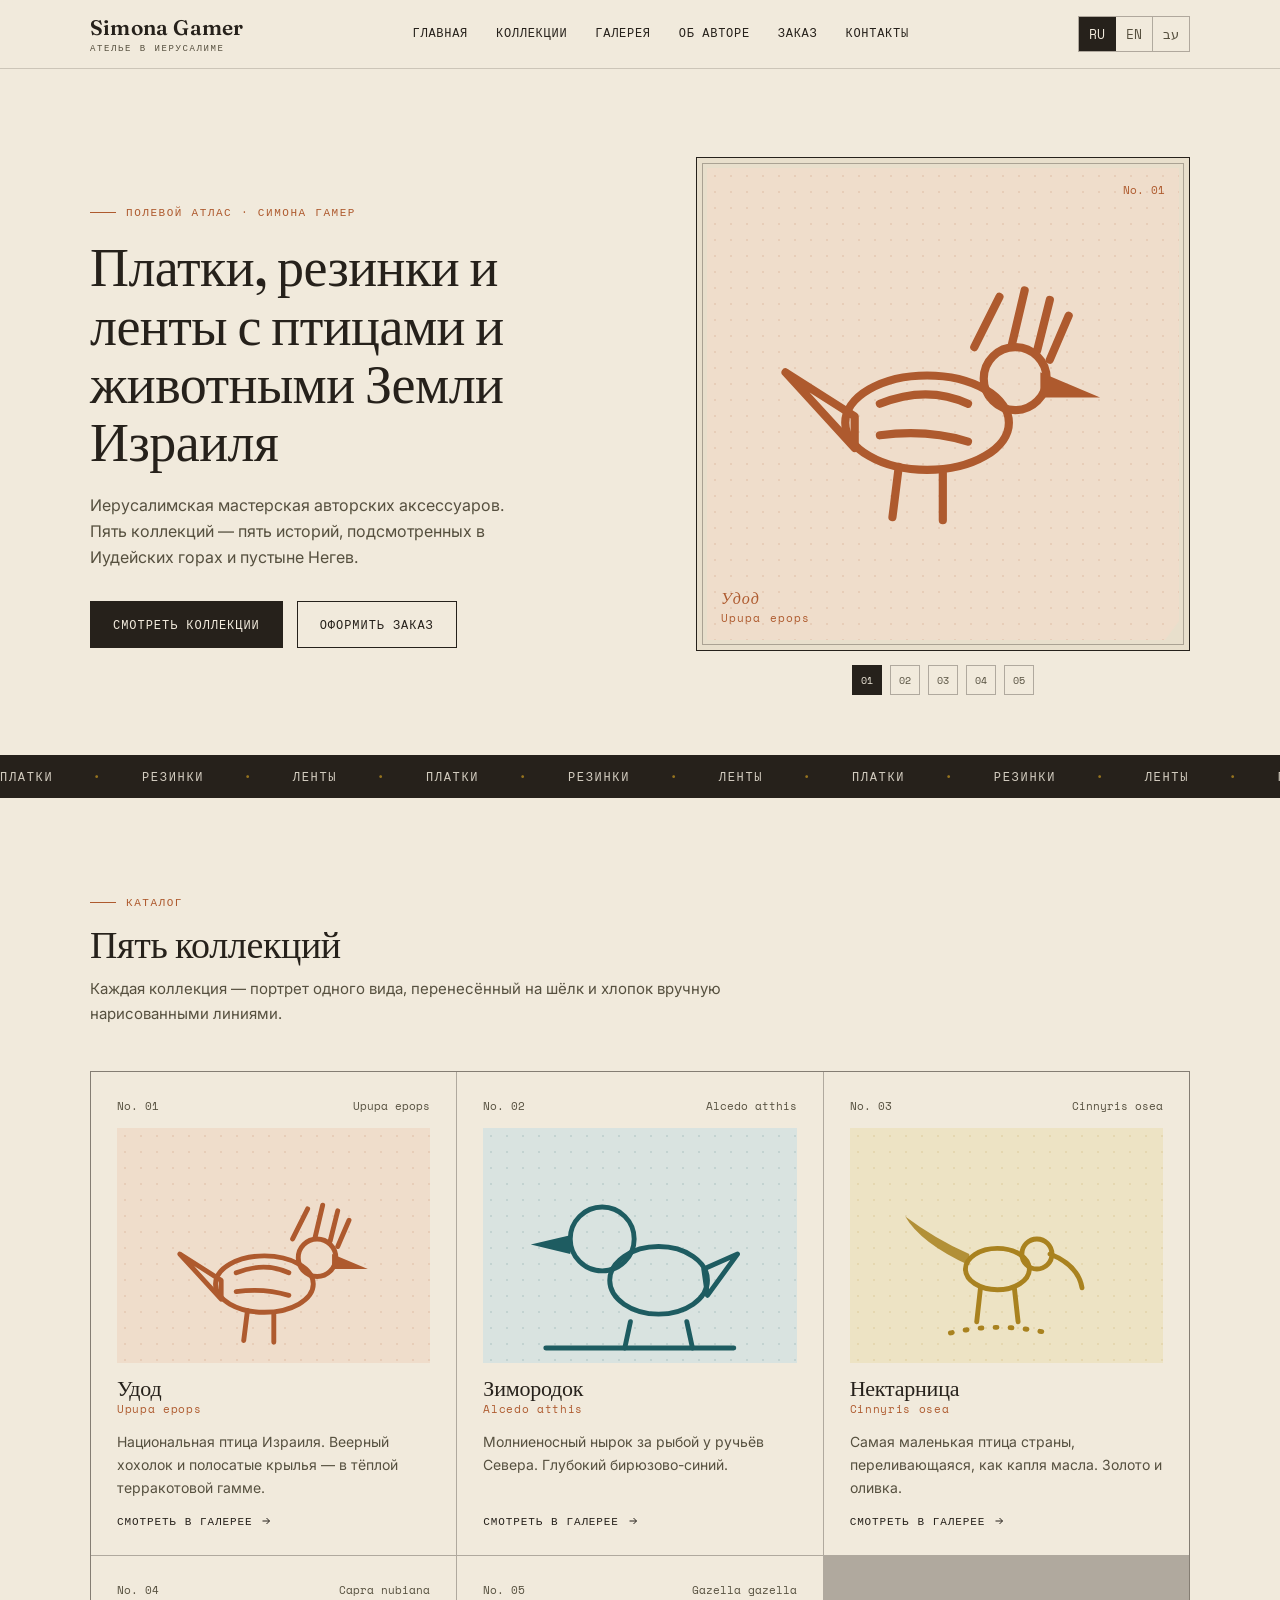
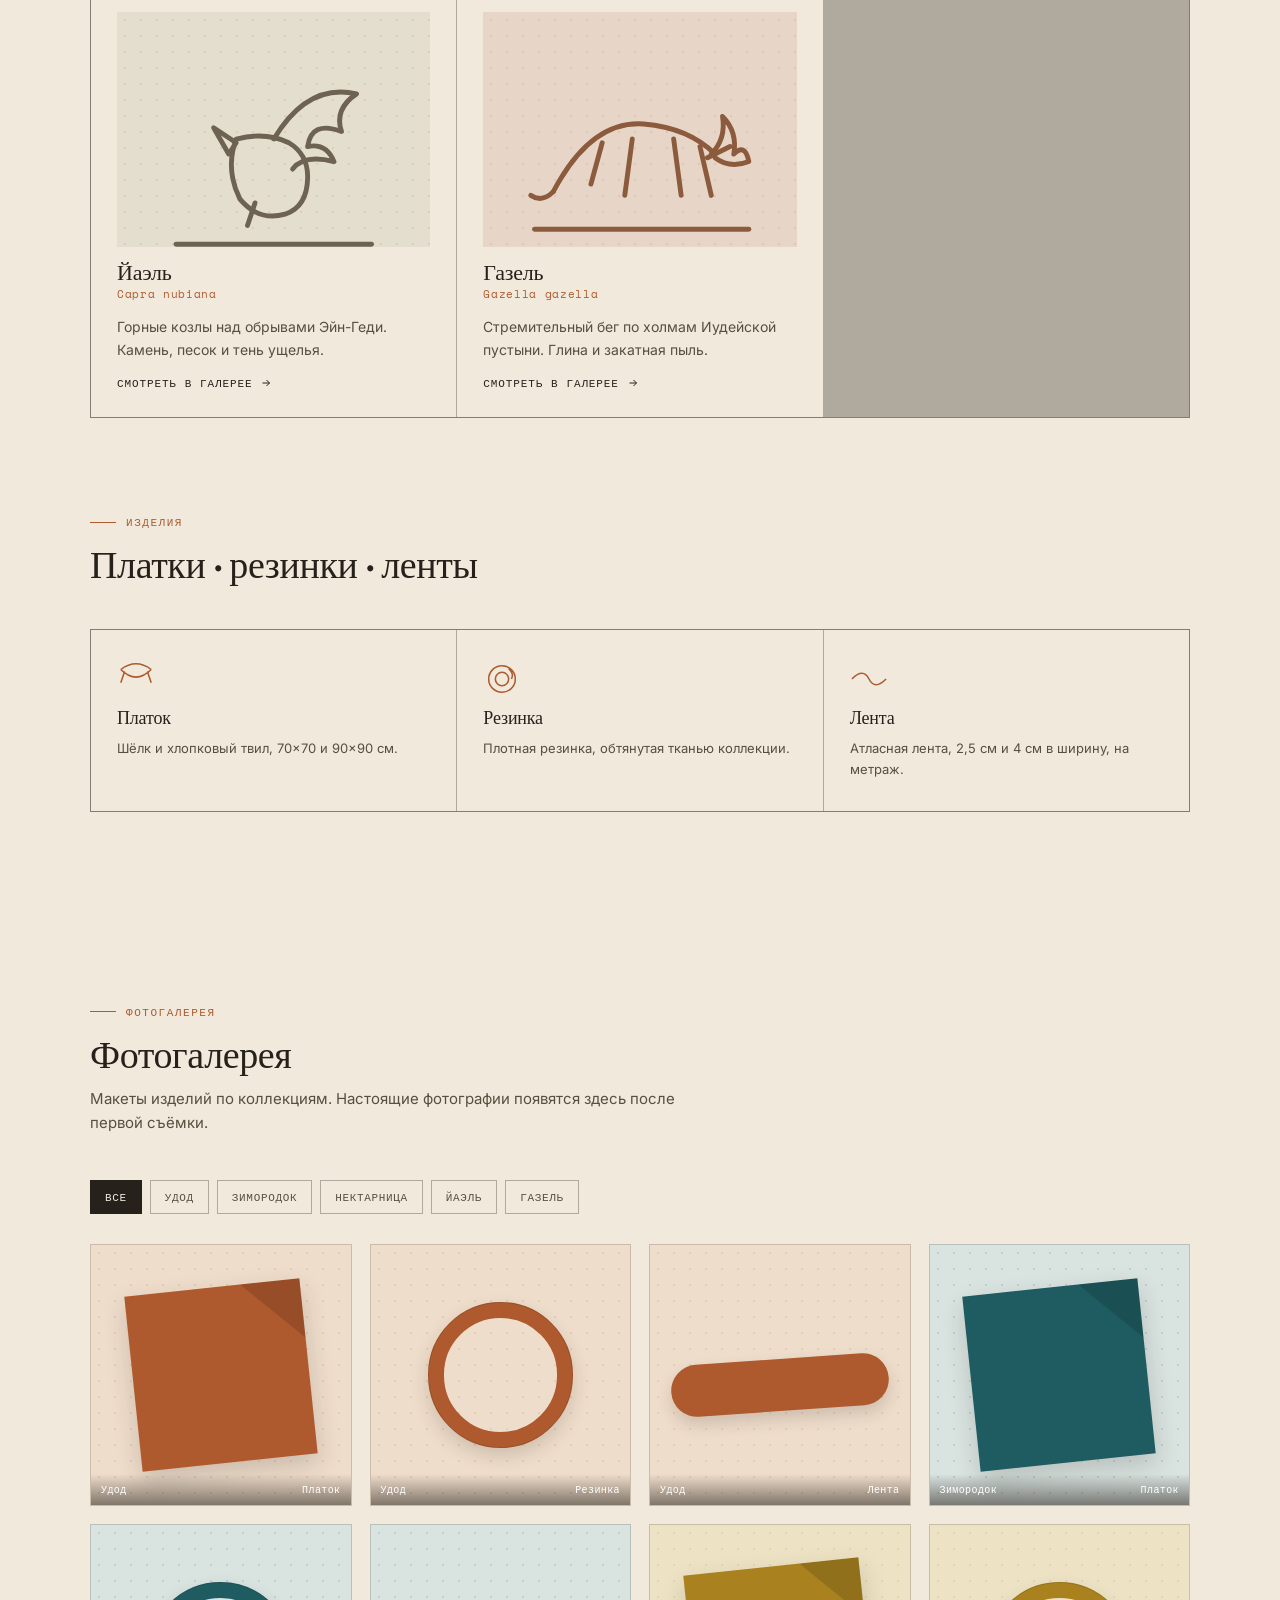
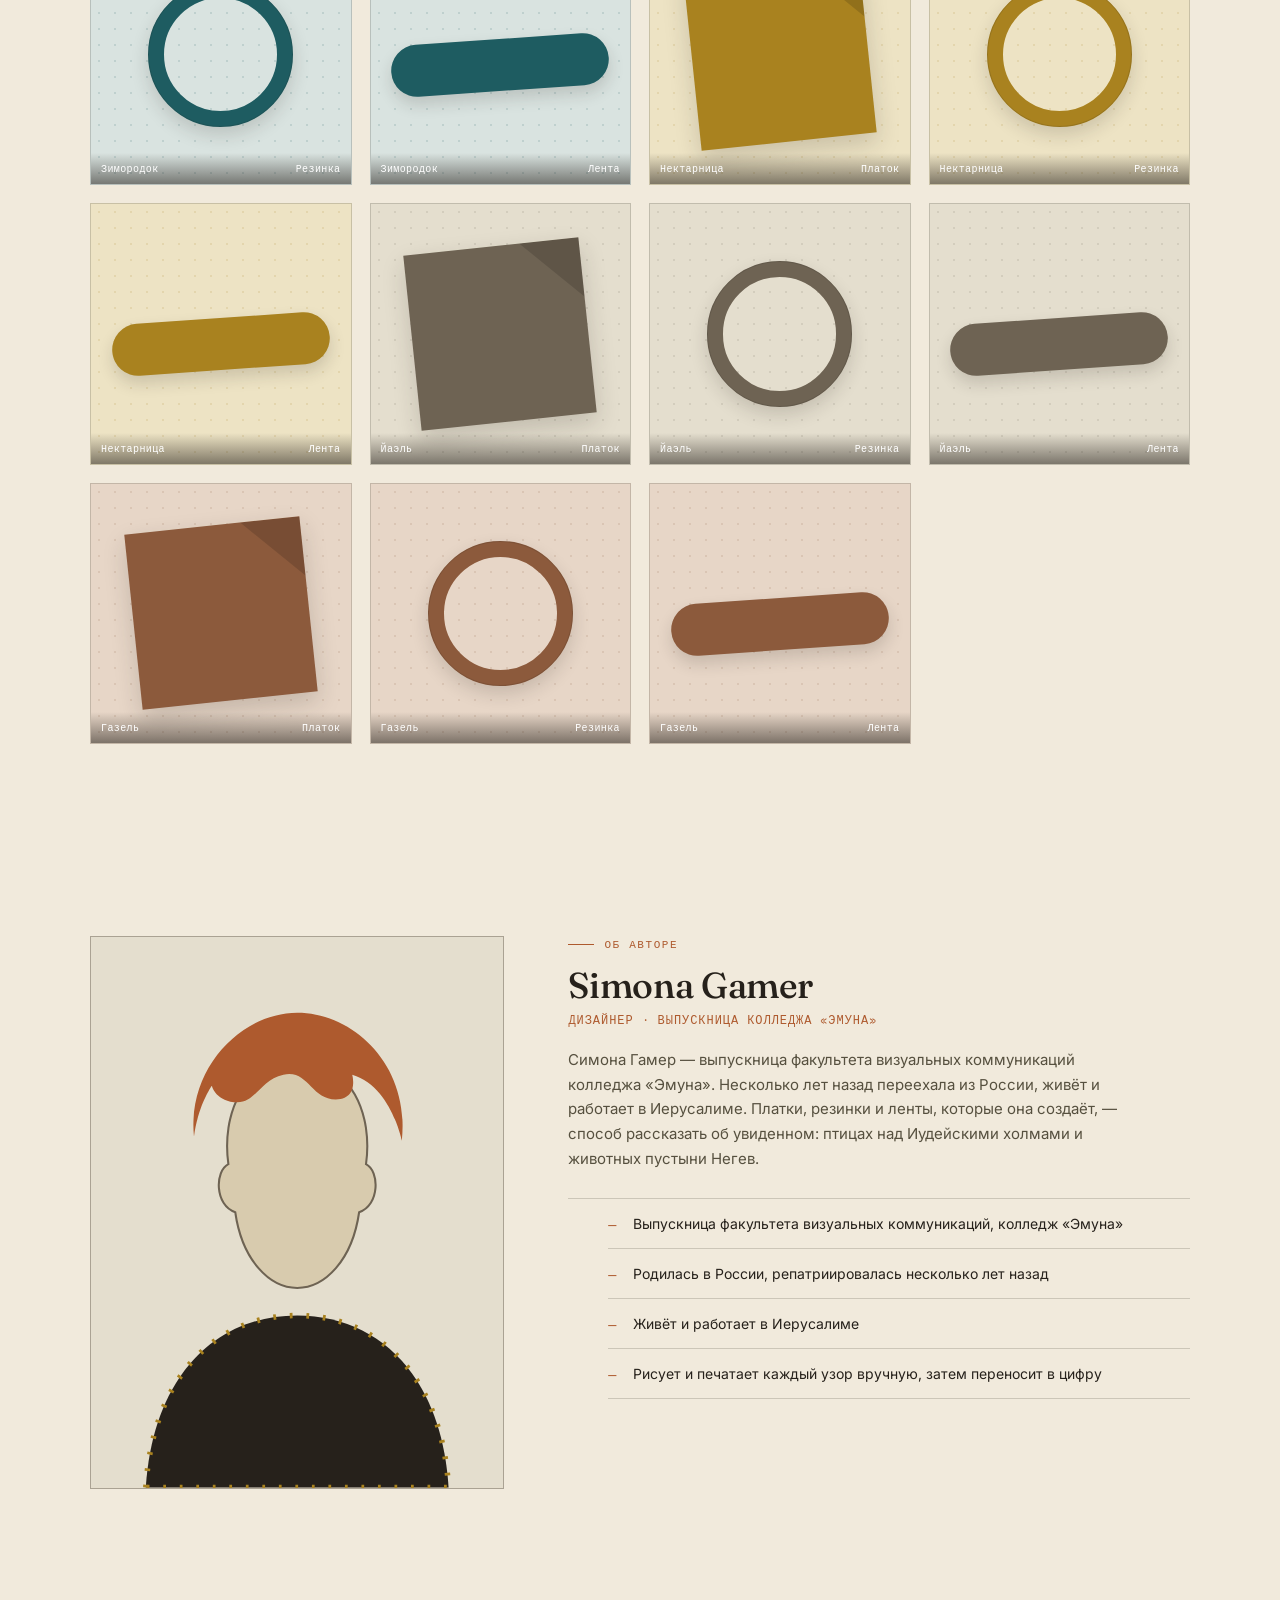
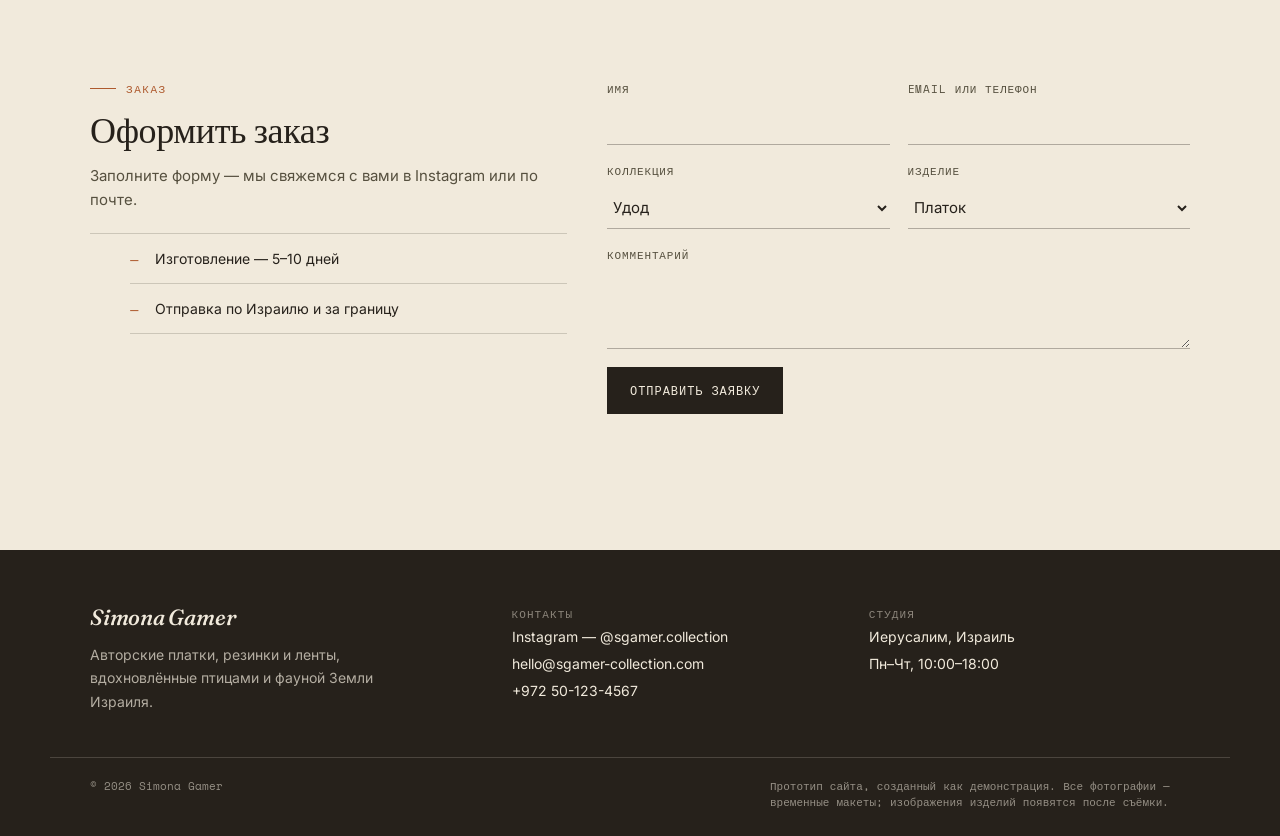
<file: simona-gamer-landing_html.html>
<!DOCTYPE html>
<html lang="ru">
<head>
<meta charset="UTF-8">
<meta name="viewport" content="width=device-width, initial-scale=1.0">
<title>Simona Gamer — платки, резинки, ленты</title>
<link rel="preconnect" href="https://fonts.googleapis.com">
<link rel="preconnect" href="https://fonts.gstatic.com" crossorigin>
<link href="https://fonts.googleapis.com/css2?family=Fraunces:ital,opsz,wght@0,9..144,400;0,9..144,500;0,9..144,600;1,9..144,500&family=Inter:wght@400;500;600&family=Space+Mono:wght@400;700&family=Frank+Ruhl+Libre:wght@400;500;700&family=Heebo:wght@400;500;600&display=swap" rel="stylesheet">
<style>

/* ============ TOKENS ============ */
:root{
  --paper: #F1EADC;
  --paper-deep: #E8DFCC;
  --ink: #26211B;
  --ink-soft: #56503F;
  --line: rgba(38,33,27,.18);
  --line-strong: rgba(38,33,27,.32);

  --hoopoe: #AE5A2E;
  --kingfisher: #1E5C61;
  --sunbird: #A9821F;
  --ibex: #6E6353;
  --gazelle: #8C5A3C;

  --accent: var(--hoopoe);

  --font-display: 'Fraunces', Georgia, serif;
  --font-body: 'Inter', sans-serif;
  --font-mono: 'Space Mono', monospace;

  --max: 1180px;
  --radius: 2px;
}

html[lang="he"]{
  --font-display: 'Frank Ruhl Libre', 'Fraunces', serif;
  --font-body: 'Heebo', sans-serif;
  --font-mono: 'Heebo', sans-serif;
}

*{box-sizing:border-box;}
html{scroll-behavior:smooth;}
body{
  margin:0;
  background:var(--paper);
  color:var(--ink);
  font-family:var(--font-body);
  -webkit-font-smoothing:antialiased;
  overflow-x:hidden;
}
img,svg{display:block;max-width:100%;}
a{color:inherit;text-decoration:none;}
button{font-family:inherit;cursor:pointer;}
input,select,textarea{font-family:inherit;}

h1,h2,h3,h4{font-family:var(--font-display);font-weight:500;margin:0;line-height:1.08;letter-spacing:-.01em;}
p{margin:0;line-height:1.65;}

.wrap{max-width:var(--max);margin-inline:auto;padding-inline:24px;}
@media(min-width:640px){.wrap{padding-inline:40px;}}

.eyebrow{
  font-family:var(--font-mono);
  font-size:11px;
  letter-spacing:.14em;
  text-transform:uppercase;
  color:var(--accent);
  display:flex;
  align-items:center;
  gap:10px;
}
.eyebrow::before{content:"";width:26px;height:1px;background:var(--accent);}
html[lang="he"] .eyebrow{letter-spacing:0;}

.hairline{border:none;border-top:1px solid var(--line);margin:0;}

.btn{
  display:inline-flex;align-items:center;gap:10px;
  font-family:var(--font-mono);font-size:12px;letter-spacing:.08em;text-transform:uppercase;
  padding:14px 22px;border:1px solid var(--ink);background:transparent;color:var(--ink);
  transition:background .25s ease, color .25s ease;
  white-space:nowrap;
}
html[lang="he"] .btn{letter-spacing:0;}
.btn:hover{background:var(--ink);color:var(--paper);}
.btn.solid{background:var(--ink);color:var(--paper);}
.btn.solid:hover{background:var(--accent);border-color:var(--accent);color:var(--paper);}
.btn.small{padding:10px 16px;font-size:11px;}

/* reveal on scroll */
.reveal{opacity:0;transform:translateY(18px);transition:opacity .7s ease, transform .7s ease;}
.reveal.in{opacity:1;transform:none;}
@media(prefers-reduced-motion:reduce){
  .reveal{opacity:1;transform:none;transition:none;}
  *{animation-duration:.001ms !important; animation-iteration-count:1 !important; scroll-behavior:auto !important;}
}

/* ============ HEADER ============ */
header{
  position:sticky;top:0;z-index:50;
  background:rgba(241,234,220,.92);
  backdrop-filter:blur(6px);
  border-bottom:1px solid var(--line);
}
.headbar{
  display:flex;align-items:center;justify-content:space-between;
  padding-block:16px;
}
.logo{
  font-family:var(--font-display);font-size:20px;letter-spacing:.01em;
  display:flex;flex-direction:column;line-height:1;
}
.logo b{font-weight:600;font-size:21px;}
.logo span{font-family:var(--font-mono);font-size:9px;letter-spacing:.18em;color:var(--ink-soft);margin-top:5px;text-transform:uppercase;}
html[lang="he"] .logo span{letter-spacing:.02em;}

nav.desknav{display:none;gap:28px;font-family:var(--font-mono);font-size:12px;letter-spacing:.06em;text-transform:uppercase;}
html[lang="he"] nav.desknav{letter-spacing:0;}
nav.desknav a{position:relative;padding-bottom:3px;}
nav.desknav a::after{content:"";position:absolute;inset-inline-start:0;bottom:0;width:0;height:1px;background:var(--ink);transition:width .25s ease;}
nav.desknav a:hover::after{width:100%;}
@media(min-width:900px){nav.desknav{display:flex;}}

.head-right{display:flex;align-items:center;gap:14px;}
.langsw{display:flex;border:1px solid var(--line-strong);font-family:var(--font-mono);font-size:11px;}
.langsw button{background:none;border:none;padding:7px 10px;color:var(--ink-soft);}
.langsw button.active{background:var(--ink);color:var(--paper);}
.langsw button:not(:last-child){border-inline-end:1px solid var(--line-strong);}

.burger{display:flex;flex-direction:column;gap:4px;background:none;border:none;padding:6px;}
.burger span{width:22px;height:1.5px;background:var(--ink);display:block;}
@media(min-width:900px){.burger{display:none;}}

.mobnav{
  display:flex;flex-direction:column;gap:0;
  max-height:0;overflow:hidden;
  border-top:0 solid var(--line);
  transition:max-height .35s ease;
}
.mobnav.open{max-height:400px;border-top:1px solid var(--line);}
.mobnav a{padding:14px 0;border-bottom:1px solid var(--line);font-family:var(--font-mono);font-size:13px;letter-spacing:.05em;text-transform:uppercase;}
@media(min-width:900px){.mobnav{display:none !important;}}

/* ============ HERO ============ */
.hero{padding-block:56px 40px;}
@media(min-width:900px){.hero{padding-block:88px 60px;}}
.hero-grid{display:grid;gap:40px;}
@media(min-width:900px){.hero-grid{grid-template-columns:1.05fr .95fr;align-items:center;gap:60px;}}

.hero-title{font-size:clamp(32px,6vw,54px);margin-block:18px 20px;}
.hero-sub{font-size:16px;color:var(--ink-soft);max-width:44ch;margin-bottom:30px;}
.hero-cta{display:flex;flex-wrap:wrap;gap:14px;}

/* specimen plate */
.plate-frame{
  position:relative;
  border:1px solid var(--ink);
  padding:10px;
  background:var(--paper-deep);
}
.plate-frame::before{
  content:"";position:absolute;inset:5px;border:1px solid var(--line-strong);pointer-events:none;
}
.plate-inner{
  position:relative;aspect-ratio:1/1;overflow:hidden;
  background:var(--swatch-bg,var(--paper));
  clip-path:polygon(0 0,100% 0,100% 96%,97% 100%,0 100%);
  transition:background .5s ease;
}
.plate-dots{
  position:absolute;inset:0;
  background-image:radial-gradient(currentColor 1px,transparent 1px);
  background-size:16px 16px;
  color:var(--swatch-fg,var(--ink));
  opacity:.12;
}
.plate-icon{
  position:absolute;inset:10%;
  color:var(--swatch-fg,var(--ink));
  opacity:0;transition:opacity .5s ease;
}
.plate-icon.show{opacity:1;}
.plate-label{
  position:absolute;inset-inline-start:14px;bottom:14px;
  font-family:var(--font-mono);font-size:11px;letter-spacing:.1em;
  color:var(--swatch-fg,var(--ink));
  display:flex;flex-direction:column;gap:2px;
}
.plate-label b{font-family:var(--font-display);font-style:italic;font-size:16px;font-weight:500;}
.plate-num{
  position:absolute;top:14px;inset-inline-end:14px;
  font-family:var(--font-mono);font-size:11px;color:var(--swatch-fg,var(--ink));
}
.plate-tabs{display:flex;gap:8px;margin-top:14px;justify-content:center;flex-wrap:wrap;}
.plate-tabs button{
  width:30px;height:30px;border:1px solid var(--line-strong);background:none;
  font-family:var(--font-mono);font-size:10px;color:var(--ink-soft);
}
.plate-tabs button.active{background:var(--ink);color:var(--paper);border-color:var(--ink);}

/* ============ TICKER ============ */
.ticker-wrap{border-block:1px solid var(--ink);background:var(--ink);color:var(--paper);overflow:hidden;padding-block:12px;}
.ticker{display:flex;gap:40px;white-space:nowrap;width:max-content;animation:scroll 26s linear infinite;font-family:var(--font-mono);font-size:12px;letter-spacing:.14em;text-transform:uppercase;}
html[dir="rtl"] .ticker{animation-direction:reverse;}
.ticker span{opacity:.85;}
.ticker span::after{content:"•";margin-inline-start:40px;color:var(--sunbird);}
@keyframes scroll{from{transform:translateX(0)}to{transform:translateX(-50%)}}

/* ============ SECTION HEADS ============ */
.sec{padding-block:64px;}
@media(min-width:900px){.sec{padding-block:96px;}}
.sec-head{max-width:640px;margin-bottom:44px;}
.sec-head h2{font-size:clamp(26px,4vw,38px);margin-block:14px 12px;}
.sec-head p{color:var(--ink-soft);font-size:15px;}

/* ============ COLLECTIONS ============ */
.coll-grid{display:grid;grid-template-columns:1fr;gap:1px;background:var(--line-strong);border:1px solid var(--line-strong);}
@media(min-width:640px){.coll-grid{grid-template-columns:1fr 1fr;}}
@media(min-width:1000px){.coll-grid{grid-template-columns:repeat(3,1fr);}}
.coll-card{background:var(--paper);padding:26px;display:flex;flex-direction:column;gap:14px;cursor:pointer;transition:background .3s ease;}
.coll-card:hover{background:var(--paper-deep);}
.coll-top{display:flex;justify-content:space-between;align-items:flex-start;font-family:var(--font-mono);font-size:11px;color:var(--ink-soft);}
.coll-swatch{
  aspect-ratio:4/3;position:relative;overflow:hidden;
  background:var(--sw-bg);
}
.coll-swatch .plate-dots{color:var(--sw-fg);}
.coll-swatch svg{position:absolute;inset:14%;color:var(--sw-fg);}
.coll-name{font-size:22px;}
.coll-name em{display:block;font-family:var(--font-mono);font-style:normal;font-size:11px;letter-spacing:.06em;color:var(--sw-bg-solid,var(--accent));text-transform:none;margin-top:4px;}
.coll-desc{font-size:14px;color:var(--ink-soft);flex:1;}
.coll-link{font-family:var(--font-mono);font-size:11px;letter-spacing:.08em;text-transform:uppercase;display:flex;align-items:center;gap:8px;}
.coll-link svg{width:12px;height:12px;}

/* named swatch color helpers */
.sw-hoopoe{--sw-bg:#EFDDCB;--sw-fg:#AE5A2E;--sw-bg-solid:#AE5A2E;}
.sw-kingfisher{--sw-bg:#D9E3E0;--sw-fg:#1E5C61;--sw-bg-solid:#1E5C61;}
.sw-sunbird{--sw-bg:#EDE3C4;--sw-fg:#A9821F;--sw-bg-solid:#A9821F;}
.sw-ibex{--sw-bg:#E4DECE;--sw-fg:#6E6353;--sw-bg-solid:#6E6353;}
.sw-gazelle{--sw-bg:#E7D6C7;--sw-fg:#8C5A3C;--sw-bg-solid:#8C5A3C;}

/* ============ PRODUCT STRIP ============ */
.ptypes{display:grid;grid-template-columns:1fr;gap:1px;background:var(--line-strong);border:1px solid var(--line-strong);}
@media(min-width:700px){.ptypes{grid-template-columns:repeat(3,1fr);}}
.ptype{background:var(--paper);padding:30px 26px;display:flex;flex-direction:column;gap:10px;align-items:flex-start;}
.ptype svg{width:38px;height:38px;color:var(--accent);}
.ptype h4{font-size:18px;}
.ptype p{font-size:13px;color:var(--ink-soft);}

/* ============ GALLERY ============ */
.chips{display:flex;flex-wrap:wrap;gap:8px;margin-bottom:30px;}
.chip{
  font-family:var(--font-mono);font-size:11px;letter-spacing:.06em;text-transform:uppercase;
  padding:8px 14px;border:1px solid var(--line-strong);background:none;color:var(--ink-soft);
}
.chip.active{background:var(--ink);color:var(--paper);border-color:var(--ink);}
.gal-grid{display:grid;grid-template-columns:repeat(2,1fr);gap:14px;}
@media(min-width:640px){.gal-grid{grid-template-columns:repeat(3,1fr);gap:18px;}}
@media(min-width:1000px){.gal-grid{grid-template-columns:repeat(4,1fr);}}
.gal-item{
  position:relative;aspect-ratio:1/1;background:var(--sw-bg);overflow:hidden;cursor:pointer;
  border:1px solid var(--line);
}
.gal-item .plate-dots{color:var(--sw-fg);opacity:.14;}
.gal-cap{
  position:absolute;inset-inline-start:0;bottom:0;width:100%;
  padding:8px 10px;font-family:var(--font-mono);font-size:10px;letter-spacing:.04em;
  background:linear-gradient(to top,rgba(38,33,27,.55),transparent);color:#fff;
  display:flex;justify-content:space-between;
}
.mockup-scarf{position:absolute;inset:16%;transform:rotate(-6deg);box-shadow:0 10px 24px rgba(38,33,27,.18);}
.mockup-scarf .fold{position:absolute;inset-inline-end:0;top:0;width:34%;height:34%;background:rgba(0,0,0,.14);clip-path:polygon(0 0,100% 0,100% 100%);}
.mockup-ring{position:absolute;inset:22%;border-radius:50%;border-width:16px;border-style:solid;box-shadow:0 8px 18px rgba(38,33,27,.16);}
.mockup-ring::after{content:"";position:absolute;inset:-16px;border-radius:50%;border:1px solid rgba(38,33,27,.15);}
.mockup-ribbon{position:absolute;inset-inline-start:8%;top:44%;width:84%;height:20%;border-radius:40px;transform:rotate(-4deg);box-shadow:0 8px 16px rgba(38,33,27,.16);}

/* lightbox */
.lightbox{position:fixed;inset:0;background:rgba(38,33,27,.86);z-index:100;display:none;align-items:center;justify-content:center;padding:24px;}
.lightbox.open{display:flex;}
.lb-box{background:var(--paper);max-width:420px;width:100%;padding:16px;border:1px solid var(--ink);position:relative;}
.lb-swatch{aspect-ratio:1/1;position:relative;overflow:hidden;background:var(--sw-bg);}
.lb-close{position:absolute;top:10px;inset-inline-end:10px;background:var(--ink);color:var(--paper);width:30px;height:30px;border:none;font-size:16px;z-index:5;}
.lb-cap{padding-top:14px;}
.lb-cap b{font-family:var(--font-display);font-size:18px;font-style:italic;font-weight:500;}
.lb-cap span{display:block;font-family:var(--font-mono);font-size:11px;color:var(--ink-soft);margin-top:4px;}

/* ============ ABOUT ============ */
.about-grid{display:grid;gap:40px;}
@media(min-width:900px){.about-grid{grid-template-columns:.8fr 1.2fr;gap:64px;align-items:start;}}
.portrait{
  aspect-ratio:3/4;background:var(--paper-deep);border:1px solid var(--line-strong);position:relative;overflow:hidden;
}
.portrait svg{position:absolute;inset:0;width:100%;height:100%;}
.about-name{font-size:clamp(26px,4vw,36px);margin-block:14px 6px;}
.about-role{font-family:var(--font-mono);font-size:12px;color:var(--accent);letter-spacing:.08em;text-transform:uppercase;margin-bottom:20px;}
html[lang="he"] .about-role{letter-spacing:0;}
.about-bio{font-size:15px;color:var(--ink-soft);max-width:62ch;margin-bottom:26px;}
.facts{display:grid;gap:0;border-top:1px solid var(--line);}
.facts li{list-style:none;display:flex;gap:16px;padding:14px 0;border-bottom:1px solid var(--line);font-size:14px;align-items:baseline;}
.facts li::before{content:"—";color:var(--accent);font-family:var(--font-mono);flex:none;}

/* ============ ORDER ============ */
.order-box{
  display:grid;gap:40px;
}
@media(min-width:900px){.order-box{grid-template-columns:.9fr 1.1fr;}}
.order-side p{color:var(--ink-soft);font-size:15px;margin-bottom:20px;}
.order-side .facts{margin-top:20px;}
form{display:grid;gap:18px;}
.field{display:flex;flex-direction:column;gap:8px;}
.field label{font-family:var(--font-mono);font-size:11px;letter-spacing:.08em;text-transform:uppercase;color:var(--ink-soft);}
html[lang="he"] .field label{letter-spacing:0;}
.field input,.field select,.field textarea{
  border:none;border-bottom:1px solid var(--line-strong);background:transparent;
  padding:10px 2px;font-size:15px;color:var(--ink);outline:none;
}
.field input:focus,.field select:focus,.field textarea:focus{border-color:var(--accent);}
.row2{display:grid;gap:18px;}
@media(min-width:560px){.row2{grid-template-columns:1fr 1fr;}}
.radiorow{display:flex;gap:18px;flex-wrap:wrap;}
.radiopill{display:flex;align-items:center;gap:8px;font-size:14px;}
.toast{
  margin-top:16px;padding:14px 16px;border:1px solid var(--accent);background:rgba(174,90,46,.08);
  font-size:13px;display:none;
}
.toast.show{display:block;}

/* ============ CONTACT / FOOTER ============ */
footer{background:var(--ink);color:var(--paper);padding-block:56px 26px;margin-top:40px;}
.foot-grid{display:grid;gap:36px;}
@media(min-width:800px){.foot-grid{grid-template-columns:1.2fr 1fr 1fr;}}
footer h4{font-family:var(--font-display);font-style:italic;font-size:22px;font-weight:500;margin-bottom:14px;}
footer .foot-lead{color:rgba(241,234,220,.7);font-size:14px;max-width:32ch;}
.foot-list{display:flex;flex-direction:column;gap:10px;font-size:14px;}
.foot-list a:hover{color:var(--sunbird);}
.foot-label{font-family:var(--font-mono);font-size:11px;letter-spacing:.1em;text-transform:uppercase;color:rgba(241,234,220,.5);margin-bottom:6px;}
.foot-bottom{border-top:1px solid rgba(241,234,220,.18);margin-top:44px;padding-top:20px;display:flex;flex-wrap:wrap;justify-content:space-between;gap:10px;font-family:var(--font-mono);font-size:11px;color:rgba(241,234,220,.55);}
.foot-note{max-width:60ch;}

::selection{background:var(--accent);color:var(--paper);}
</style>
</head>
<body>

<!-- ============ HEADER ============ -->
<header>
  <div class="wrap headbar">
    <div class="logo"><b>Simona Gamer</b><span data-i18n="tagline_small"></span></div>
    <nav class="desknav">
      <a href="#hero" data-i18n="nav_home"></a>
      <a href="#collections" data-i18n="nav_coll"></a>
      <a href="#gallery" data-i18n="nav_gal"></a>
      <a href="#about" data-i18n="nav_about"></a>
      <a href="#order" data-i18n="nav_order"></a>
      <a href="#contact" data-i18n="nav_contact"></a>
    </nav>
    <div class="head-right">
      <div class="langsw" id="langsw">
        <button data-lang="ru">RU</button>
        <button data-lang="en">EN</button>
        <button data-lang="he">עב</button>
      </div>
      <button class="burger" id="burgerBtn" aria-label="Menu"><span></span><span></span><span></span></button>
    </div>
  </div>
  <div class="wrap">
    <div class="mobnav" id="mobnav">
      <a href="#hero" data-i18n="nav_home"></a>
      <a href="#collections" data-i18n="nav_coll"></a>
      <a href="#gallery" data-i18n="nav_gal"></a>
      <a href="#about" data-i18n="nav_about"></a>
      <a href="#order" data-i18n="nav_order"></a>
      <a href="#contact" data-i18n="nav_contact"></a>
    </div>
  </div>
</header>

<!-- ============ HERO ============ -->
<section class="hero" id="hero">
  <div class="wrap hero-grid">
    <div>
      <div class="eyebrow" data-i18n="hero_eyebrow"></div>
      <h1 class="hero-title" data-i18n="hero_title"></h1>
      <p class="hero-sub" data-i18n="hero_sub"></p>
      <div class="hero-cta">
        <a href="#collections" class="btn solid" data-i18n="hero_cta1"></a>
        <a href="#order" class="btn" data-i18n="hero_cta2"></a>
      </div>
    </div>
    <div>
      <div class="plate-frame">
        <div class="plate-inner" id="plateInner">
          <div class="plate-dots"></div>
          <div class="plate-num" id="plateNum">No. 01</div>
          <div class="plate-icon show" id="plateIcon"></div>
          <div class="plate-label">
            <b id="plateName">Hoopoe</b>
            <span id="plateLatin">Upupa epops</span>
          </div>
        </div>
      </div>
      <div class="plate-tabs" id="plateTabs"></div>
    </div>
  </div>
</section>

<!-- ============ TICKER ============ -->
<div class="ticker-wrap">
  <div class="ticker" id="tickerEl"></div>
</div>

<!-- ============ COLLECTIONS ============ -->
<section class="sec" id="collections">
  <div class="wrap">
    <div class="sec-head reveal">
      <div class="eyebrow" data-i18n="coll_eyebrow"></div>
      <h2 data-i18n="coll_title"></h2>
      <p data-i18n="coll_sub"></p>
    </div>
    <div class="coll-grid reveal" id="collGrid"></div>
  </div>
</section>

<!-- ============ PRODUCT TYPES ============ -->
<section class="sec" style="padding-top:0" id="products">
  <div class="wrap">
    <div class="sec-head reveal">
      <div class="eyebrow" data-i18n="prod_eyebrow"></div>
      <h2 data-i18n="prod_title"></h2>
    </div>
    <div class="ptypes reveal">
      <div class="ptype">
        <svg viewBox="0 0 40 40" fill="none" stroke="currentColor" stroke-width="1.6"><path d="M4 10 Q20 26 36 10"/><path d="M4 10 Q20 -2 36 10"/><path d="M8 12 L4 24 M32 12 L36 24"/></svg>
        <h4 data-i18n="prod_scarf_n"></h4>
        <p data-i18n="prod_scarf_d"></p>
      </div>
      <div class="ptype">
        <svg viewBox="0 0 40 40" fill="none" stroke="currentColor" stroke-width="1.6"><circle cx="20" cy="20" r="14"/><circle cx="20" cy="20" r="7"/><path d="M27 9 Q33 14 30 20"/></svg>
        <h4 data-i18n="prod_tie_n"></h4>
        <p data-i18n="prod_tie_d"></p>
      </div>
      <div class="ptype">
        <svg viewBox="0 0 40 40" fill="none" stroke="currentColor" stroke-width="1.6"><path d="M2 20 Q14 8 20 20 Q26 32 38 20"/></svg>
        <h4 data-i18n="prod_ribbon_n"></h4>
        <p data-i18n="prod_ribbon_d"></p>
      </div>
    </div>
  </div>
</section>

<!-- ============ GALLERY ============ -->
<section class="sec" id="gallery">
  <div class="wrap">
    <div class="sec-head reveal">
      <div class="eyebrow" data-i18n="gal_eyebrow"></div>
      <h2 data-i18n="gal_title"></h2>
      <p data-i18n="gal_sub"></p>
    </div>
    <div class="chips reveal" id="chips"></div>
    <div class="gal-grid reveal" id="galGrid"></div>
  </div>
</section>

<div class="lightbox" id="lightbox">
  <div class="lb-box">
    <button class="lb-close" id="lbClose">&times;</button>
    <div class="lb-swatch" id="lbSwatch"><div class="plate-dots"></div></div>
    <div class="lb-cap">
      <b id="lbTitle"></b>
      <span id="lbSub"></span>
    </div>
  </div>
</div>

<!-- ============ ABOUT ============ -->
<section class="sec" id="about">
  <div class="wrap about-grid">
    <div class="reveal">
      <div class="portrait">
        <svg viewBox="0 0 300 400" preserveAspectRatio="xMidYMid slice">
          <rect width="300" height="400" fill="#E4DECE"/>
          <path d="M150 90 C110 90 95 130 100 165 C90 170 90 195 105 200 C110 235 130 255 150 255 C170 255 190 235 195 200 C210 195 210 170 200 165 C205 130 190 90 150 90 Z" fill="#D8CBAE" stroke="#6E6353" stroke-width="1.5"/>
          <path d="M75 145 C70 95 110 55 150 55 C190 55 232 92 226 148 C226 148 218 108 190 100 C190 100 195 118 178 118 C160 118 158 96 140 100 C122 104 120 122 104 120 C90 118 88 108 88 108 C88 108 78 122 75 145 Z" fill="#AE5A2E"/>
          <path d="M40 400 C45 320 90 275 150 275 C210 275 255 320 260 400 Z" fill="#26211B"/>
          <path d="M40 400 C45 320 90 275 150 275 C210 275 255 320 260 400 Z" fill="none" stroke="#A9821F" stroke-width="4" stroke-dasharray="2 10"/>
        </svg>
      </div>
    </div>
    <div class="reveal">
      <div class="eyebrow" data-i18n="about_eyebrow"></div>
      <h2 class="about-name">Simona&nbsp;Gamer</h2>
      <div class="about-role" data-i18n="about_role"></div>
      <p class="about-bio" data-i18n="about_bio"></p>
      <ul class="facts" id="aboutFacts"></ul>
    </div>
  </div>
</section>

<!-- ============ ORDER ============ -->
<section class="sec" id="order">
  <div class="wrap order-box">
    <div class="reveal order-side">
      <div class="eyebrow" data-i18n="order_eyebrow"></div>
      <h2 data-i18n="order_title" style="margin-block:14px 14px;font-size:clamp(26px,4vw,36px)"></h2>
      <p data-i18n="order_sub"></p>
      <ul class="facts">
        <li data-i18n="order_note1"></li>
        <li data-i18n="order_note2"></li>
      </ul>
    </div>
    <form class="reveal" id="orderForm">
      <div class="row2">
        <div class="field">
          <label data-i18n="f_name"></label>
          <input type="text" required>
        </div>
        <div class="field">
          <label data-i18n="f_contact"></label>
          <input type="text" required>
        </div>
      </div>
      <div class="row2">
        <div class="field">
          <label data-i18n="f_coll"></label>
          <select id="collSelect"></select>
        </div>
        <div class="field">
          <label data-i18n="f_prod"></label>
          <select id="prodSelect">
            <option data-i18n="prod_scarf_n" value="scarf"></option>
            <option data-i18n="prod_tie_n" value="tie"></option>
            <option data-i18n="prod_ribbon_n" value="ribbon"></option>
          </select>
        </div>
      </div>
      <div class="field">
        <label data-i18n="f_msg"></label>
        <textarea rows="3"></textarea>
      </div>
      <div>
        <button type="submit" class="btn solid" data-i18n="f_submit"></button>
      </div>
      <div class="toast" id="orderToast" data-i18n="order_toast"></div>
    </form>
  </div>
</section>

<!-- ============ CONTACT / FOOTER ============ -->
<footer id="contact">
  <div class="wrap foot-grid">
    <div>
      <h4>Simona Gamer</h4>
      <p class="foot-lead" data-i18n="foot_lead"></p>
    </div>
    <div>
      <div class="foot-label" data-i18n="foot_contact_label"></div>
      <div class="foot-list">
        <a href="https://instagram.com/sgamer.collection" target="_blank" rel="noopener">Instagram — @sgamer.collection</a>
        <a href="mailto:hello@sgamer-collection.com">hello@sgamer-collection.com</a>
        <a href="tel:+972501234567">+972 50-123-4567</a>
      </div>
    </div>
    <div>
      <div class="foot-label" data-i18n="foot_studio_label"></div>
      <div class="foot-list">
        <span data-i18n="foot_city"></span>
        <span data-i18n="foot_hours"></span>
      </div>
    </div>
  </div>
  <div class="wrap foot-bottom">
    <span>© 2026 Simona Gamer</span>
    <span class="foot-note" data-i18n="foot_disclaimer"></span>
  </div>
</footer>

<script>
/* ============================================================
   DATA: 5 collections
============================================================ */
const COLLECTIONS = [
  {key:"hoopoe", num:"01", latin:"Upupa epops", accent:"var(--hoopoe)", sw:"sw-hoopoe"},
  {key:"kingfisher", num:"02", latin:"Alcedo atthis", accent:"var(--kingfisher)", sw:"sw-kingfisher"},
  {key:"sunbird", num:"03", latin:"Cinnyris osea", accent:"var(--sunbird)", sw:"sw-sunbird"},
  {key:"ibex", num:"04", latin:"Capra nubiana", accent:"var(--ibex)", sw:"sw-ibex"},
  {key:"gazelle", num:"05", latin:"Gazella gazella", accent:"var(--gazelle)", sw:"sw-gazelle"}
];

const ICONS = {
  hoopoe: `<svg viewBox="0 0 120 120" fill="none" stroke="currentColor" stroke-width="2.6" stroke-linecap="round" stroke-linejoin="round">
    <path d="M78,26 L70,42 M86,24 L82,41 M94,27 L90,43 M100,32 L94,46"/>
    <ellipse cx="55" cy="66" rx="26" ry="15"/>
    <circle cx="83" cy="52" r="10"/>
    <path d="M91,50 L110,58 L91,58 Z" fill="currentColor" stroke="none"/>
    <path d="M32,64 L10,50 L32,74 Z"/>
    <path d="M40,60 Q55,54 68,60 M40,70 Q55,68 68,72"/>
    <path d="M46,80 L44,96 M60,82 L60,97"/>
  </svg>`,
  kingfisher: `<svg viewBox="0 0 120 120" fill="none" stroke="currentColor" stroke-width="2.6" stroke-linecap="round" stroke-linejoin="round">
    <circle cx="40" cy="42" r="17"/>
    <ellipse cx="70" cy="64" rx="26" ry="18"/>
    <path d="M23,40 L2,45 L23,50 Z" fill="currentColor" stroke="none"/>
    <path d="M94,58 L112,50 L96,72 Z"/>
    <path d="M55,86 L52,100 M85,86 L88,100"/>
    <line x1="10" y1="100" x2="110" y2="100"/>
  </svg>`,
  sunbird: `<svg viewBox="0 0 120 120" fill="none" stroke="currentColor" stroke-width="2.6" stroke-linecap="round" stroke-linejoin="round">
    <ellipse cx="55" cy="58" rx="17" ry="11"/>
    <circle cx="76" cy="50" r="8"/>
    <path d="M83,50 Q98,56 100,68"/>
    <path d="M40,56 Q14,44 6,30 Q22,42 40,50 Z" fill="currentColor" stroke="none" opacity=".85"/>
    <path d="M46,68 L44,86 M64,68 L66,86"/>
    <path d="M30,92 Q55,86 82,92" stroke-dasharray="1 7"/>
  </svg>`,
  ibex: `<svg viewBox="0 0 120 120" fill="none" stroke="currentColor" stroke-width="2.6" stroke-linecap="round" stroke-linejoin="round">
    <path d="M40,50 Q34,66 42,82 Q52,94 66,90 Q78,86 78,70 Q78,58 68,52 Q56,46 40,50 Z"/>
    <path d="M60,50 Q78,20 104,26 Q92,34 96,46 Q80,40 78,54 Q88,52 92,62 Q76,58 70,66"/>
    <path d="M40,52 L28,44 L36,58 Z"/>
    <path d="M50,84 L46,96"/>
    <line x1="8" y1="106" x2="112" y2="106"/>
  </svg>`,
  gazelle: `<svg viewBox="0 0 120 120" fill="none" stroke="currentColor" stroke-width="2.6" stroke-linecap="round" stroke-linejoin="round">
    <path d="M14,78 Q34,40 62,42 Q86,44 100,58"/>
    <path d="M98,58 Q106,50 104,38 Q112,46 110,58 Q116,52 118,62 Q108,66 100,60"/>
    <path d="M96,60 L108,54"/>
    <path d="M40,52 L34,74 M56,50 L52,80 M78,50 L82,80 M92,54 L98,80"/>
    <path d="M14,78 Q8,84 2,80"/>
    <line x1="4" y1="98" x2="118" y2="98"/>
  </svg>`
};

/* ============================================================
   i18n dictionary
============================================================ */
const T = {
  tagline_small:{ru:"Ателье в Иерусалиме",en:"Jerusalem studio",he:"סטודיו בירושלים"},
  nav_home:{ru:"Главная",en:"Home",he:"בית"},
  nav_coll:{ru:"Коллекции",en:"Collections",he:"קולקציות"},
  nav_gal:{ru:"Галерея",en:"Gallery",he:"גלריה"},
  nav_about:{ru:"Об авторе",en:"About",he:"אודות"},
  nav_order:{ru:"Заказ",en:"Order",he:"הזמנה"},
  nav_contact:{ru:"Контакты",en:"Contact",he:"צור קשר"},

  hero_eyebrow:{ru:"Полевой атлас · Симона Гамер",en:"A field atlas · Simona Gamer",he:"אטלס שדה · סימונה גיימר"},
  hero_title:{ru:"Платки, резинки и ленты с птицами и животными Земли Израиля",en:"Scarves, scrunchies and ribbons drawn from the birds and animals of Israel",he:"צעיפים, גומיות וסרטים בהשראת ציפורים וחיות ארץ ישראל"},
  hero_sub:{ru:"Иерусалимская мастерская авторских аксессуаров. Пять коллекций — пять историй, подсмотренных в Иудейских горах и пустыне Негев.",en:"A Jerusalem studio of hand-drawn accessories. Five collections, five stories, sighted in the Judean hills and the Negev desert.",he:"סטודיו ירושלמי לאקססוריז מאוירים. חמש קולקציות, חמש הצצות אל הרי יהודה ומדבר הנגב."},
  hero_cta1:{ru:"Смотреть коллекции",en:"View collections",he:"לצפייה בקולקציות"},
  hero_cta2:{ru:"Оформить заказ",en:"Place an order",he:"להזמנה"},

  coll_eyebrow:{ru:"Каталог",en:"Catalogue",he:"קטלוג"},
  coll_title:{ru:"Пять коллекций",en:"Five collections",he:"חמש קולקציות"},
  coll_sub:{ru:"Каждая коллекция — портрет одного вида, перенесённый на шёлк и хлопок вручную нарисованными линиями.",en:"Each collection is a portrait of a single species, carried onto silk and cotton in hand-drawn line.",he:"כל קולקציה היא דיוקן של מין אחד, שעבר אל המשי והכותנה בקווי יד."},
  coll_view:{ru:"Смотреть в галерее",en:"View in gallery",he:"לצפייה בגלריה"},

  prod_eyebrow:{ru:"Изделия",en:"Products",he:"מוצרים"},
  prod_title:{ru:"Платки · резинки · ленты",en:"Scarves · scrunchies · ribbons",he:"צעיפים · גומיות · סרטים"},
  prod_scarf_n:{ru:"Платок",en:"Scarf",he:"צעיף"},
  prod_scarf_d:{ru:"Шёлк и хлопковый твил, 70×70 и 90×90 см.",en:"Silk and cotton twill, 70×70 and 90×90 cm.",he:"משי וטוויל כותנה, 70×70 ו-90×90 ס״מ."},
  prod_tie_n:{ru:"Резинка",en:"Scrunchie",he:"גומייה"},
  prod_tie_d:{ru:"Плотная резинка, обтянутая тканью коллекции.",en:"A firm hair tie wrapped in collection fabric.",he:"גומייה מוצקה עטופה בבד הקולקציה."},
  prod_ribbon_n:{ru:"Лента",en:"Ribbon",he:"סרט"},
  prod_ribbon_d:{ru:"Атласная лента, 2,5 см и 4 см в ширину, на метраж.",en:"Satin ribbon, 2.5 cm and 4 cm wide, sold by the metre.",he:"סרט סאטן, ברוחב 2.5 ס״מ ו-4 ס״מ, לפי מטר."},

  gal_eyebrow:{ru:"Фотогалерея",en:"Photo gallery",he:"גלריה"},
  gal_title:{ru:"Фотогалерея",en:"Photo gallery",he:"גלריית תמונות"},
  gal_sub:{ru:"Макеты изделий по коллекциям. Настоящие фотографии появятся здесь после первой съёмки.",en:"Product mockups by collection. Real photography will replace these after the first shoot.",he:"הדמיות מוצרים לפי קולקציה. תמונות אמיתיות יעלו כאן לאחר הצילומים הראשונים."},
  chip_all:{ru:"Все",en:"All",he:"הכול"},

  about_eyebrow:{ru:"Об авторе",en:"About the author",he:"אודות היוצרת"},
  about_role:{ru:"Дизайнер · выпускница колледжа «Эмуна»",en:"Designer · Emuna College graduate",he:"מעצבת · בוגרת מכללת אמונה"},
  about_bio:{ru:"Симона Гамер — выпускница факультета визуальных коммуникаций колледжа «Эмуна». Несколько лет назад переехала из России, живёт и работает в Иерусалиме. Платки, резинки и ленты, которые она создаёт, — способ рассказать об увиденном: птицах над Иудейскими холмами и животных пустыни Негев.",en:"Simona Gamer is a graduate of the Visual Communications department at Emuna College. She moved from Russia a few years ago and now lives and works in Jerusalem. Her scarves, hair ties and ribbons are a way of recording what she sees — birds crossing the Judean hills and animals of the Negev desert.",he:"סימונה גיימר היא בוגרת המחלקה לתקשורת חזותית במכללת אמונה. עלתה מרוסיה לפני מספר שנים, וכיום חיה ויוצרת בירושלים. הצעיפים, הגומיות והסרטים שהיא מעצבת הם דרך לתעד את מה שהיא רואה — ציפורים החוצות את הרי יהודה וחיות מדבר הנגב."},
  about_f1:{ru:"Выпускница факультета визуальных коммуникаций, колледж «Эмуна»",en:"Graduate of the Visual Communications department, Emuna College",he:"בוגרת המחלקה לתקשורת חזותית, מכללת אמונה"},
  about_f2:{ru:"Родилась в России, репатриировалась несколько лет назад",en:"Born in Russia, moved to Israel a few years ago",he:"נולדה ברוסיה, עלתה ארצה לפני מספר שנים"},
  about_f3:{ru:"Живёт и работает в Иерусалиме",en:"Lives and works in Jerusalem",he:"חיה ויוצרת בירושלים"},
  about_f4:{ru:"Рисует и печатает каждый узор вручную, затем переносит в цифру",en:"Draws and hand-prints every pattern before digitising it",he:"מציירת ומדפיסה כל הדפס ביד לפני הדיגיטציה"},

  order_eyebrow:{ru:"Заказ",en:"Order",he:"הזמנה"},
  order_title:{ru:"Оформить заказ",en:"Place an order",he:"הזמנה"},
  order_sub:{ru:"Заполните форму — мы свяжемся с вами в Instagram или по почте.",en:"Fill in the form and we'll get back to you on Instagram or by email.",he:"מלאו את הטופס ונחזור אליכם באינסטגרם או במייל."},
  order_note1:{ru:"Изготовление — 5–10 дней",en:"Made to order in 5–10 days",he:"ייצור תוך 5–10 ימים"},
  order_note2:{ru:"Отправка по Израилю и за границу",en:"Shipping within Israel and abroad",he:"משלוח בישראל ולחו״ל"},
  f_name:{ru:"Имя",en:"Name",he:"שם"},
  f_contact:{ru:"Email или телефон",en:"Email or phone",he:"אימייל או טלפון"},
  f_coll:{ru:"Коллекция",en:"Collection",he:"קולקציה"},
  f_prod:{ru:"Изделие",en:"Product",he:"מוצר"},
  f_msg:{ru:"Комментарий",en:"Message",he:"הערה"},
  f_submit:{ru:"Отправить заявку",en:"Send request",he:"שליחת בקשה"},
  order_toast:{ru:"Заявка отправлена! Это демо-версия сайта — настоящая форма подключится позже. Пишите нам в Instagram: @sgamer.collection",en:"Request sent! This is a prototype — the live form will connect later. Message us on Instagram: @sgamer.collection",he:"הבקשה נשלחה! זהו אתר הדגמה — הטופס האמיתי יחובר בהמשך. כתבו לנו באינסטגרם: @sgamer.collection"},

  foot_lead:{ru:"Авторские платки, резинки и ленты, вдохновлённые птицами и фауной Земли Израиля.",en:"Original scarves, scrunchies and ribbons inspired by the birds and fauna of Israel.",he:"צעיפים, גומיות וסרטים מקוריים בהשראת הציפורים והחי של ארץ ישראל."},
  foot_contact_label:{ru:"Контакты",en:"Contact",he:"יצירת קשר"},
  foot_studio_label:{ru:"Студия",en:"Studio",he:"סטודיו"},
  foot_city:{ru:"Иерусалим, Израиль",en:"Jerusalem, Israel",he:"ירושלים, ישראל"},
  foot_hours:{ru:"Пн–Чт, 10:00–18:00",en:"Mon–Thu, 10:00–18:00",he:'א׳–ה׳, 10:00–18:00'},
  foot_disclaimer:{ru:"Прототип сайта, созданный как демонстрация. Все фотографии — временные макеты; изображения изделий появятся после съёмки.",en:"A website prototype made as a demonstration. All photos are placeholder mockups; real product photography will follow.",he:"אתר הדגמה שנוצר כפרוטוטייפ. כל התמונות הן הדמיות זמניות; תמונות אמיתיות של המוצרים יתווספו בהמשך."},

  coll_name_hoopoe:{ru:"Удод",en:"Hoopoe",he:"דוכיפת"},
  coll_name_kingfisher:{ru:"Зимородок",en:"Kingfisher",he:"שלדג"},
  coll_name_sunbird:{ru:"Нектарница",en:"Sunbird",he:"צופית"},
  coll_name_ibex:{ru:"Йаэль",en:"Ibex",he:"יעל נובי"},
  coll_name_gazelle:{ru:"Газель",en:"Gazelle",he:"צבי"},

  coll_desc_hoopoe:{ru:"Национальная птица Израиля. Веерный хохолок и полосатые крылья — в тёплой терракотовой гамме.",en:"Israel's national bird. Its fan-shaped crest and striped wings, rendered in warm terracotta.",he:"הציפור הלאומית של ישראל. הכיפה המניפתית והכנפיים המפוספסות, בגוון טרקוטה חם."},
  coll_desc_kingfisher:{ru:"Молниеносный нырок за рыбой у ручьёв Севера. Глубокий бирюзово-синий.",en:"A flash of blue diving for fish by the northern streams. Deep teal and blue.",he:"צלילה מהירה לדגים ליד נחלי הצפון. כחול-טורקיז עמוק."},
  coll_desc_sunbird:{ru:"Самая маленькая птица страны, переливающаяся, как капля масла. Золото и оливка.",en:"The country's smallest bird, iridescent like a drop of oil. Gold and olive.",he:"הציפור הקטנה בארץ, מנצנצת כמו טיפת שמן. זהב וזית."},
  coll_desc_ibex:{ru:"Горные козлы над обрывами Эйн-Геди. Камень, песок и тень ущелья.",en:"Wild goats on the cliffs above Ein Gedi. Stone, sand, and canyon shadow.",he:"יעלים על צוקי עין גדי. אבן, חול וצל הקניון."},
  coll_desc_gazelle:{ru:"Стремительный бег по холмам Иудейской пустыни. Глина и закатная пыль.",en:"A quick run across the Judean desert hills. Clay and sunset dust.",he:"ריצה מהירה בגבעות מדבר יהודה. חימר ואבק שקיעה."}
};

let LANG = "ru";

function applyLang(lang){
  LANG = lang;
  document.documentElement.lang = lang;
  document.documentElement.dir = lang === "he" ? "rtl" : "ltr";
  document.body.classList.toggle("lang-he", lang==="he");

  document.querySelectorAll("[data-i18n]").forEach(el=>{
    const key = el.getAttribute("data-i18n");
    if(T[key]) el.textContent = T[key][lang];
  });
  document.querySelectorAll("#langsw button").forEach(b=>{
    b.classList.toggle("active", b.dataset.lang===lang);
  });

  buildTicker();
  buildCollections();
  buildGallery(currentFilter);
  buildAboutFacts();
  updatePlate();
}

function buildTicker(){
  const words = LANG==="ru" ? ["Платки","Резинки","Ленты"] : LANG==="en" ? ["Scarves","Scrunchies","Ribbons"] : ["צעיפים","גומיות","סרטים"];
  const seq = [...words,...words,...words,...words];
  document.getElementById("tickerEl").innerHTML = seq.map(w=>`<span>${w}</span>`).join("");
}

function buildCollections(){
  const grid = document.getElementById("collGrid");
  grid.innerHTML = COLLECTIONS.map(c=>`
    <div class="coll-card" data-key="${c.key}">
      <div class="coll-top"><span>No. ${c.num}</span><span>${c.latin}</span></div>
      <div class="coll-swatch ${c.sw}"><div class="plate-dots"></div>${ICONS[c.key]}</div>
      <h3 class="coll-name">${T["coll_name_"+c.key][LANG]}<em>${c.latin}</em></h3>
      <p class="coll-desc">${T["coll_desc_"+c.key][LANG]}</p>
      <div class="coll-link">${T.coll_view[LANG]}
        <svg viewBox="0 0 24 24" fill="none" stroke="currentColor" stroke-width="2"><path d="M5 12h14M13 6l6 6-6 6"/></svg>
      </div>
    </div>
  `).join("");
  grid.querySelectorAll(".coll-card").forEach(card=>{
    card.addEventListener("click", ()=>{
      currentFilter = card.dataset.key;
      buildGallery(currentFilter);
      document.getElementById("gallery").scrollIntoView({behavior:"smooth"});
    });
  });

  // populate order form select
  const sel = document.getElementById("collSelect");
  sel.innerHTML = COLLECTIONS.map(c=>`<option value="${c.key}">${T["coll_name_"+c.key][LANG]}</option>`).join("");
}

function buildAboutFacts(){
  const list = document.getElementById("aboutFacts");
  list.innerHTML = ["about_f1","about_f2","about_f3","about_f4"].map(k=>`<li>${T[k][LANG]}</li>`).join("");
}

/* gallery */
const PRODUCTS = ["scarf","tie","ribbon"];
let currentFilter = "all";

function buildChips(){
  const chips = document.getElementById("chips");
  const all = [{key:"all",label:T.chip_all}, ...COLLECTIONS.map(c=>({key:c.key,label:T["coll_name_"+c.key]}))];
  chips.innerHTML = all.map(c=>`<button class="chip ${c.key===currentFilter?'active':''}" data-key="${c.key}">${c.label[LANG]}</button>`).join("");
  chips.querySelectorAll(".chip").forEach(ch=>{
    ch.addEventListener("click", ()=>{
      currentFilter = ch.dataset.key;
      buildGallery(currentFilter);
    });
  });
}

function mockupHTML(product, accentVar){
  if(product==="scarf") return `<div class="mockup-scarf" style="background:${accentVar}"><div class="fold"></div></div>`;
  if(product==="tie") return `<div class="mockup-ring" style="border-color:${accentVar}"></div>`;
  return `<div class="mockup-ribbon" style="background:${accentVar}"></div>`;
}

function buildGallery(filter){
  buildChips();
  const grid = document.getElementById("galGrid");
  let items = [];
  COLLECTIONS.forEach(c=>{
    PRODUCTS.forEach(p=>{
      items.push({coll:c, product:p});
    });
  });
  if(filter && filter!=="all") items = items.filter(i=>i.coll.key===filter);

  grid.innerHTML = items.map(i=>`
    <div class="gal-item ${i.coll.sw}" data-coll="${i.coll.key}" data-product="${i.product}">
      <div class="plate-dots"></div>
      ${mockupHTML(i.product, i.coll.accent)}
      <div class="gal-cap"><span>${T["coll_name_"+i.coll.key][LANG]}</span><span>${T["prod_"+(i.product==="tie"?"tie":i.product)+"_n"][LANG]}</span></div>
    </div>
  `).join("");

  grid.querySelectorAll(".gal-item").forEach(el=>{
    el.addEventListener("click", ()=>openLightbox(el.dataset.coll, el.dataset.product));
  });
}

function openLightbox(collKey, product){
  const c = COLLECTIONS.find(x=>x.key===collKey);
  const lb = document.getElementById("lightbox");
  const sw = document.getElementById("lbSwatch");
  sw.className = "lb-swatch " + c.sw;
  sw.innerHTML = `<div class="plate-dots"></div>${mockupHTML(product, c.accent)}`;
  document.getElementById("lbTitle").textContent = T["coll_name_"+collKey][LANG] + " — " + T["prod_"+(product==="tie"?"tie":product)+"_n"][LANG];
  document.getElementById("lbSub").textContent = c.latin + "  ·  No. " + c.num;
  lb.classList.add("open");
}
document.getElementById("lbClose").addEventListener("click", ()=>document.getElementById("lightbox").classList.remove("open"));
document.getElementById("lightbox").addEventListener("click", (e)=>{ if(e.target.id==="lightbox") e.currentTarget.classList.remove("open"); });

/* hero plate */
let plateIdx = 0;
let plateTimer = null;

function buildPlateTabs(){
  const tabs = document.getElementById("plateTabs");
  tabs.innerHTML = COLLECTIONS.map((c,i)=>`<button data-i="${i}" class="${i===plateIdx?'active':''}">${c.num}</button>`).join("");
  tabs.querySelectorAll("button").forEach(b=>{
    b.addEventListener("click", ()=>{ plateIdx = parseInt(b.dataset.i); updatePlate(); resetPlateTimer(); });
  });
}

function updatePlate(){
  const c = COLLECTIONS[plateIdx];
  const inner = document.getElementById("plateInner");
  const swColors = {
    hoopoe:["#EFDDCB","#AE5A2E"], kingfisher:["#D9E3E0","#1E5C61"], sunbird:["#EDE3C4","#A9821F"],
    ibex:["#E4DECE","#6E6353"], gazelle:["#E7D6C7","#8C5A3C"]
  };
  const [bg,fg] = swColors[c.key];
  inner.style.setProperty("--swatch-bg", bg);
  inner.style.setProperty("--swatch-fg", fg);
  document.getElementById("plateNum").textContent = "No. " + c.num;
  document.getElementById("plateIcon").innerHTML = ICONS[c.key];
  document.getElementById("plateName").textContent = T["coll_name_"+c.key][LANG];
  document.getElementById("plateLatin").textContent = c.latin;
  buildPlateTabs();
}

function resetPlateTimer(){
  if(plateTimer) clearInterval(plateTimer);
  plateTimer = setInterval(()=>{
    plateIdx = (plateIdx+1) % COLLECTIONS.length;
    updatePlate();
  }, 4500);
}

/* reveal on scroll */
const io = new IntersectionObserver((entries)=>{
  entries.forEach(e=>{ if(e.isIntersecting) e.target.classList.add("in"); });
}, {threshold:.12});
document.querySelectorAll(".reveal").forEach(el=>io.observe(el));

/* nav + lang */
document.getElementById("langsw").addEventListener("click",(e)=>{
  const btn = e.target.closest("button");
  if(!btn) return;
  applyLang(btn.dataset.lang);
});
document.getElementById("burgerBtn").addEventListener("click", ()=>{
  document.getElementById("mobnav").classList.toggle("open");
});
document.querySelectorAll(".mobnav a").forEach(a=>a.addEventListener("click", ()=>{
  document.getElementById("mobnav").classList.remove("open");
}));

/* order form (demo only) */
document.getElementById("orderForm").addEventListener("submit",(e)=>{
  e.preventDefault();
  const toast = document.getElementById("orderToast");
  toast.classList.add("show");
  setTimeout(()=>toast.classList.remove("show"), 7000);
});

/* init */
applyLang("ru");
resetPlateTimer();
</script>
</body>
</html>
</file>
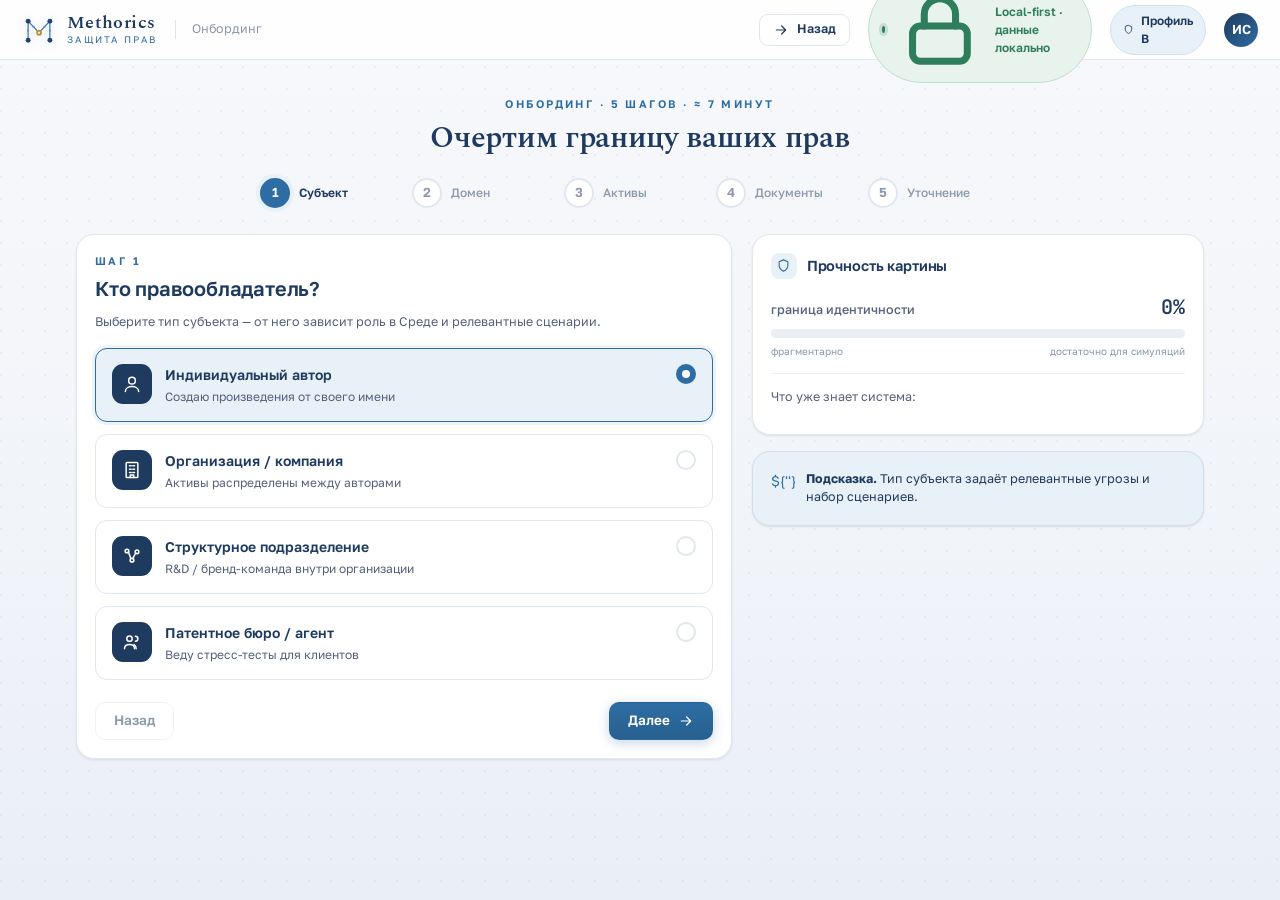
<file: prototype/onboarding.html>
<!doctype html>
<html lang="ru">
<head>
<meta charset="utf-8">
<meta name="viewport" content="width=device-width, initial-scale=1">
<title>Methorics — Онбординг</title>
<link rel="stylesheet" href="styles.css">
</head>
<body data-page="onb">
<div data-topbar></div>

<div class="page" style="max-width:1180px">
  <div class="reveal" style="text-align:center;margin:6px 0 22px">
    <div class="eyebrow">Онбординг · 5 шагов · ≈ 7 минут</div>
    <h1 class="display" style="font-size:30px;margin-top:8px">Очертим границу ваших прав</h1>
  </div>

  <!-- STEPPER -->
  <div class="stepper reveal" id="stepper" style="animation-delay:.05s"></div>

  <div class="grid-2-asym" style="margin-top:26px;align-items:start">
    <!-- STEP CONTENT -->
    <div class="card pad reveal" id="stepCard" style="animation-delay:.1s;min-height:420px"></div>

    <!-- LIVE BOUNDARY -->
    <div class="reveal" style="animation-delay:.16s;display:flex;flex-direction:column;gap:16px">
      <div class="card pad">
        <div class="card-h"><span class="ic" id="m-ic"></span><h3>Прочность картины</h3></div>
        <div class="meter">
          <div class="meter-top"><span class="lab">граница идентичности</span><span class="val" id="mVal">0%</span></div>
          <div class="meter-track"><div class="meter-fill" id="mFill"></div></div>
          <div class="meter-ticks"><span>фрагментарно</span><span>достаточно для симуляций</span></div>
        </div>
        <hr class="sep">
        <div class="small muted" style="margin-bottom:9px">Что уже знает система:</div>
        <div id="known" style="display:flex;flex-direction:column;gap:7px"></div>
      </div>
      <div class="card pad" style="background:var(--steel-tint);border-color:#CFE0EF">
        <div style="display:flex;gap:10px;align-items:flex-start">
          <span style="color:var(--steel)">${''}</span>
          <div id="hint" class="small" style="color:var(--navy)"></div>
        </div>
      </div>
    </div>
  </div>
</div>

<script src="methorics.js"></script>
<script>
MET.init_onb = function(){
  MET.buildTopbar({crumb:'Онбординг', back:'index.html?profile='+MET.profile()});
  document.getElementById('m-ic').innerHTML = MET.ic('shield');

  const steps=[
    {t:'Субъект',hint:'Тип субъекта задаёт релевантные угрозы и набор сценариев.'},
    {t:'Домен',hint:'Домен деятельности фильтрует каталог шоковых сценариев под вас.'},
    {t:'Активы',hint:'Заявленные активы становятся узлами графа прав. Подтверждение — на след. шаге.'},
    {t:'Документы',hint:'Загруженные файлы привязываются к узлам и переводят их из «заявлено» в «подтверждено».'},
    {t:'Уточнение',hint:'Точечные вопросы закрывают пробелы границы — там, где она тоньше всего.'}
  ];
  const pct=[20,38,56,74,86];
  let cur=0; const known=[];

  function drawStepper(){
    document.getElementById('stepper').innerHTML = steps.map((s,i)=>{
      const cls=i<cur?'done':(i===cur?'active':'');
      const bar=i<steps.length-1?`<span class="bar"></span>`:'';
      return `<div class="step ${cls}"><span class="num">${i<cur?'✓':(i+1)}</span><span class="lab">${s.t}</span></div>${bar}`;
    }).join('');
  }
  function setMeter(){const v=cur>0?pct[cur-1]:0;
    document.getElementById('mVal').textContent=v+'%';
    MET.fillMeter(document.getElementById('mFill'),v);}
  function addKnown(txt){known.push(txt);
    document.getElementById('known').innerHTML=known.map(k=>`<div style="display:flex;gap:8px;align-items:center" class="small"><span style="color:var(--ok)">${MET.ic('check')}</span>${k}</div>`).join('');}
  function setHint(){document.getElementById('hint').innerHTML='<b>Подсказка.</b> '+steps[cur].hint;}

  function nav(next,label){
    return `<div style="display:flex;justify-content:space-between;margin-top:22px">
      <button class="btn btn-ghost ${cur===0?'':''}" id="prevBtn" ${cur===0?'disabled':''}>Назад</button>
      <button class="btn btn-primary" id="nextBtn">${label||'Далее'} ${next?MET.ic('arrow'):''}</button></div>`;
  }

  function render(){
    drawStepper(); setMeter(); setHint();
    const c=document.getElementById('stepCard');
    if(cur===0){
      c.innerHTML=`<div class="eyebrow">Шаг 1</div><h2 style="font-size:20px;margin:8px 0 4px">Кто правообладатель?</h2>
        <p class="muted small" style="margin-bottom:16px">Выберите тип субъекта — от него зависит роль в Среде и релевантные сценарии.</p>
        <div class="opt-grid" id="subj">
          ${optRow('author','user','Индивидуальный автор','Создаю произведения от своего имени',true)}
          ${optRow('org','building','Организация / компания','Активы распределены между авторами')}
          ${optRow('unit','net','Структурное подразделение','R&D / бренд-команда внутри организации')}
          ${optRow('agency','users','Патентное бюро / агент','Веду стресс-тесты для клиентов')}
        </div>${nav(true)}`;
      bindOpts('subj');
    }
    if(cur===1){
      c.innerHTML=`<div class="eyebrow">Шаг 2</div><h2 style="font-size:20px;margin:8px 0 4px">Домен деятельности</h2>
        <p class="muted small" style="margin-bottom:16px">Отметьте всё, что относится к вам (можно несколько).</p>
        <div class="chip-row" id="doms">
          ${['Литература / тексты','Дизайн / визуал','ПО / алгоритмы','Бренд / нейминг','Изобретения','Медиа / контент','База данных','Контент для ИИ'].map((d,i)=>`<span class="chip ${i<2?'active':''}">${d}</span>`).join('')}
        </div>
        <hr class="sep">
        <div class="small muted" style="margin-bottom:8px">Роль на рынке</div>
        <div class="chip-row" id="roles">
          ${['Автор-создатель','Лицензиар','Подрядчик','Держатель портфеля'].map((d,i)=>`<span class="chip ${i===0?'active':''}">${d}</span>`).join('')}
        </div>${nav(true)}`;
      [...c.querySelectorAll('.chip')].forEach(ch=>ch.addEventListener('click',()=>ch.classList.toggle('active')));
    }
    if(cur===2){
      c.innerHTML=`<div class="eyebrow">Шаг 3</div><h2 style="font-size:20px;margin:8px 0 4px">Декларация активов</h2>
        <p class="muted small" style="margin-bottom:16px">Назовите объекты ИС. Они станут узлами карты прав.</p>
        <div id="assetList" style="display:flex;flex-direction:column;gap:9px"></div>
        <div class="composer" style="border:1px solid var(--line);border-radius:12px;background:var(--surface);margin-top:14px;padding:10px">
          <div class="box" style="border:0;padding:0">
            <input id="aName" placeholder="Например: роман «Северный путь»">
            <select id="aType" style="border:0;background:var(--paper-2);border-radius:9px;padding:8px 10px;font-family:var(--font-ui);color:var(--navy)">
              <option>© Произведение</option><option>Бренд / ТЗ</option><option>Изобретение</option><option>Ноу-хау</option><option>Домен</option></select>
            <button class="send" id="addAsset">+</button>
          </div></div>${nav(true)}`;
      const list=c.querySelector('#assetList'); const seed=[['Роман «Северный путь»','© Произведение'],['Логотип бренда','© Произведение'],['Название бренда','Бренд / ТЗ']];
      const items=[...seed];
      function draw(){list.innerHTML=items.map((a,i)=>`<div class="doc-row ok"><span class="fi">ИС</span><div style="flex:1"><b>${a[0]}</b><div class="tiny faint">${a[1]} · заявлено</div></div><span class="chip" data-rm="${i}" style="padding:4px 10px">✕</span></div>`).join('');
        list.querySelectorAll('[data-rm]').forEach(b=>b.addEventListener('click',()=>{items.splice(+b.dataset.rm,1);draw();}));}
      draw();
      c.querySelector('#addAsset').addEventListener('click',()=>{const n=c.querySelector('#aName');if(n.value.trim()){items.push([n.value.trim(),c.querySelector('#aType').value]);n.value='';draw();}});
    }
    if(cur===3){
      c.innerHTML=`<div class="eyebrow">Шаг 4</div><h2 style="font-size:20px;margin:8px 0 4px">Документы и сведения</h2>
        <p class="muted small" style="margin-bottom:16px">Перетащите договоры, свидетельства, депозиты. Система извлечёт факты — данные не покидают ваш контур.</p>
        <div class="dropzone" id="drop"><div class="big">${MET.ic('download')}</div>
          <b>Перетащите файлы сюда</b><div class="small faint" style="margin-top:4px">PDF, DOCX, изображения · обработка локально</div></div>
        <div id="docs" style="margin-top:12px"></div>
        <div class="small" id="extracted" style="margin-top:12px"></div>${nav(true)}`;
      const docs=c.querySelector('#drop');
      const seed=[['Договор_дизайнер.pdf',true],['Свидетельство_депонир.pdf',true],['Скриншот_публикации.png',false]];
      function feed(){const box=c.querySelector('#docs');box.innerHTML=seed.map((d,i)=>`<div class="doc-row ${d[1]?'ok':''}"><span class="fi">${d[0].split('.').pop().toUpperCase()}</span>
        <div style="flex:1"><b>${d[0]}</b><div class="doc-prog"><i id="pg${i}"></i></div></div>
        <span class="badge ${d[1]?'ok':'warn'}" id="bd${i}">обработка…</span></div>`).join('');
        seed.forEach((d,i)=>setTimeout(()=>{c.querySelector('#pg'+i).style.width='100%';
          setTimeout(()=>{c.querySelector('#bd'+i).className='badge '+(d[1]?'ok':'warn');c.querySelector('#bd'+i).textContent=d[1]?'факты извлечены':'низкое качество';},700);},300+i*350));
        setTimeout(()=>{c.querySelector('#extracted').innerHTML='<span class="badge steel">'+MET.ic('check')+' Извлечено 14 фактов · привязано к 4 узлам · 2 узла подтверждены</span>';},2200);}
      docs.addEventListener('click',feed); feed();
    }
    if(cur===4){
      c.innerHTML=`<div class="eyebrow">Шаг 5</div><h2 style="font-size:20px;margin:8px 0 4px">Уточнение пробелов</h2>
        <p class="muted small" style="margin-bottom:16px">Система спрашивает там, где граница тоньше всего.</p>
        <div class="dialog-stream" style="padding:0;gap:12px">
          <div class="msg assistant"><div class="who">Methorics</div><div class="bubble">Зафиксирована ли дата создания романа «Северный путь» (депонирование, таймстемп)?</div></div>
          <div class="qr composer" style="border:0;padding:0;background:none"><span class="chip">Да, есть депозит</span><span class="chip active">Нет</span><span class="chip">Не уверен</span></div>
          <div class="msg assistant"><div class="who">Methorics</div><div class="bubble">Оформлен ли режим коммерческой тайны и NDA для ноу-хау?</div></div>
          <div class="qr composer" style="border:0;padding:0;background:none"><span class="chip">Да</span><span class="chip active">Нет</span><span class="chip">Частично</span></div>
          <div class="sys-note">Ответы помечают узлы «приоритет» и «ноу-хау» как уязвимые — это учтётся в симуляциях.</div>
        </div>${nav(false,'Завершить и открыть консоль')}`;
      [...c.querySelectorAll('.qr')].forEach(qr=>qr.querySelectorAll('.chip').forEach(ch=>ch.addEventListener('click',()=>{qr.querySelectorAll('.chip').forEach(x=>x.classList.remove('active'));ch.classList.add('active');})));
    }
    document.getElementById('prevBtn')?.addEventListener('click',()=>{if(cur>0){cur--;render();}});
    document.getElementById('nextBtn').addEventListener('click',()=>{
      // record "known"
      if(cur===0)addKnown('Тип субъекта: автор');
      if(cur===1)addKnown('Домен: литература, дизайн');
      if(cur===2)addKnown('Заявлено 3 актива');
      if(cur===3)addKnown('Подтверждено документами: 2 узла');
      if(cur===4)addKnown('Помечены уязвимости: приоритет, ноу-хау');
      if(cur<steps.length-1){cur++;render();}
      else location.href='workspace.html?profile='+MET.profile();
    });
  }
  function optRow(id,ic,t,s,sel){return `<div class="opt ${sel?'sel':''}" data-k="${id}"><span class="ic">${MET.ic(ic)}</span><div><div class="t">${t}</div><div class="s">${s}</div></div><span class="pick"></span></div>`;}
  function bindOpts(wrapId){const w=document.getElementById(wrapId);w.querySelectorAll('.opt').forEach(o=>o.addEventListener('click',()=>{w.querySelectorAll('.opt').forEach(x=>x.classList.remove('sel'));o.classList.add('sel');}));}
  render();
};
</script>
</body>
</html>
</file>
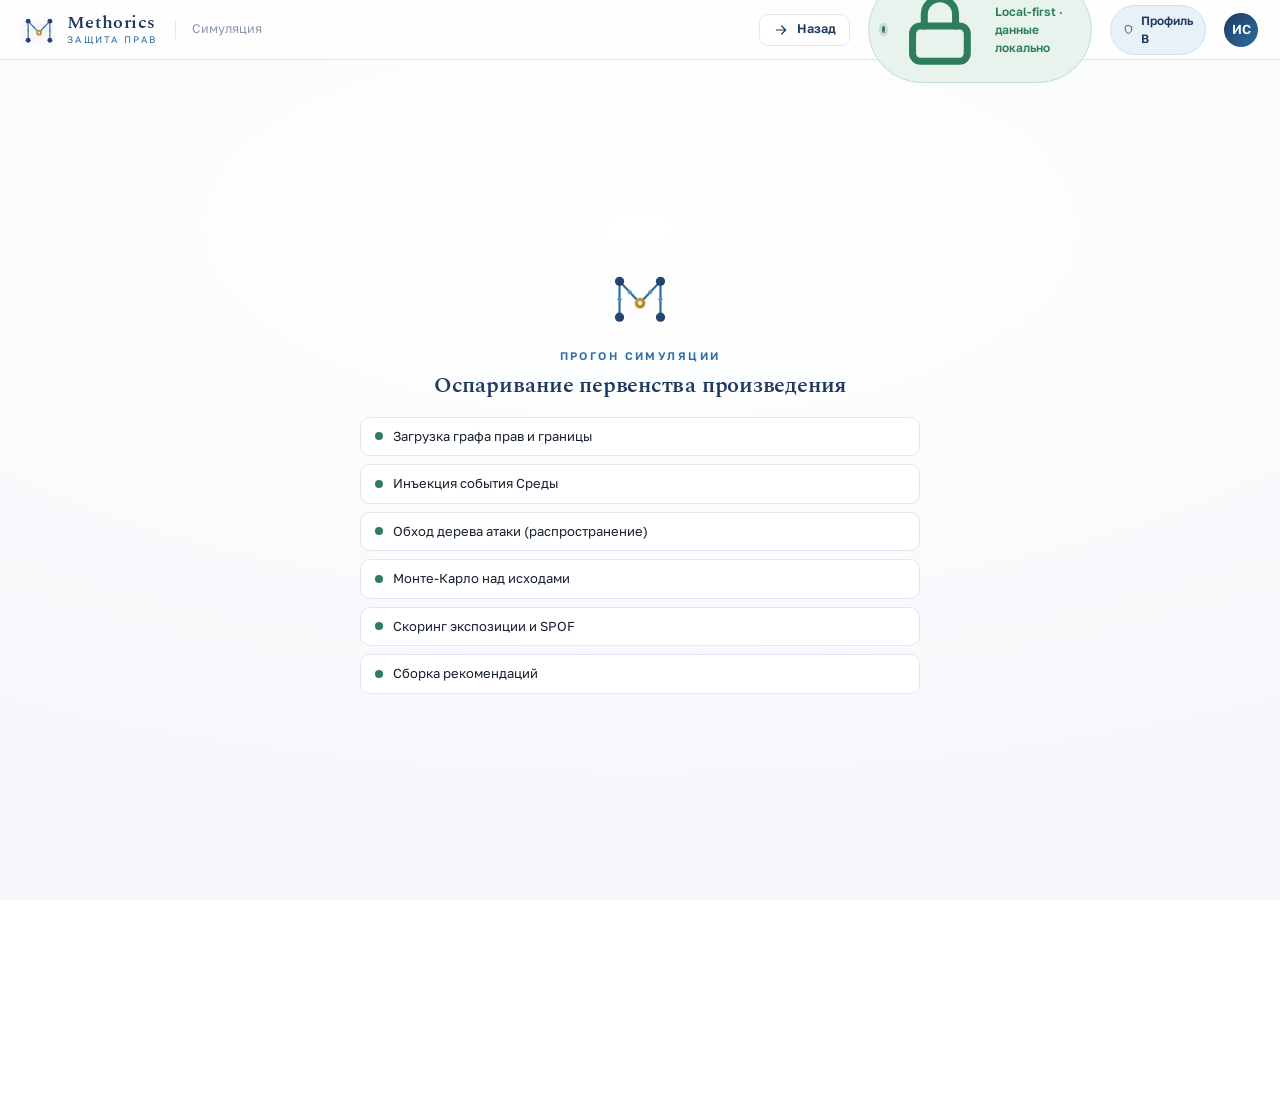
<file: prototype/simulation.html>
<!doctype html>
<html lang="ru">
<head>
<meta charset="utf-8">
<meta name="viewport" content="width=device-width, initial-scale=1">
<title>Methorics — Симуляция</title>
<link rel="stylesheet" href="styles.css">
<style>
  /* run overlay */
  #run{position:fixed;inset:60px 0 0 0;z-index:50;display:grid;place-items:center;
    background:radial-gradient(120% 80% at 50% 20%,#fff,var(--paper));transition:opacity .5s}
  #run.gone{opacity:0;pointer-events:none}
  .runner{width:min(560px,90vw);text-align:center}
  .runner .spin{width:64px;height:64px;margin:0 auto 18px;position:relative}
  .runner .spin svg{width:100%;height:100%;animation:spin 2.4s linear infinite}
  @keyframes spin{to{transform:rotate(360deg)}}
  .run-step{display:flex;gap:10px;align-items:center;padding:9px 14px;border:1px solid var(--line);
    border-radius:10px;background:var(--surface);margin-top:8px;opacity:0;transform:translateX(-8px);
    transition:.35s;text-align:left;font-size:13px}
  .run-step.on{opacity:1;transform:none}
  .run-step .d{width:8px;height:8px;border-radius:50%;background:var(--steel-soft);flex:none}
  .run-step.on .d{background:var(--ok)}
  .tl{position:relative;padding-left:6px}
  .tl-item{display:flex;gap:14px;padding:0 0 18px 0;position:relative}
  .tl-item:not(:last-child)::before{content:"";position:absolute;left:13px;top:26px;bottom:-4px;width:2px;background:var(--line)}
  .tl-dot{width:28px;height:28px;border-radius:50%;flex:none;display:grid;place-items:center;color:#fff;font-size:11px;font-weight:600;z-index:1}
  .tl-dot.breach{background:var(--crit)} .tl-dot.fail{background:var(--warn)} .tl-dot.hold{background:var(--ok)}
  .tl-body b{font-size:13.5px;color:var(--navy)} .tl-body .n{font-size:12px;color:var(--ink-soft);margin-top:2px}
  .tl-time{font-family:var(--font-mono);font-size:11px;color:var(--ink-faint)}
</style>
</head>
<body data-page="sim">
<div data-topbar></div>

<!-- RUN OVERLAY -->
<div id="run"><div class="runner">
  <div class="spin"></div>
  <div class="eyebrow">Прогон симуляции</div>
  <h2 class="display" id="runTitle" style="font-size:22px;margin:8px 0 18px"></h2>
  <div id="runSteps"></div>
</div></div>

<div class="page" id="result" style="max-width:1180px;opacity:0">
  <!-- header + verdict -->
  <div style="display:flex;align-items:center;gap:14px;margin:6px 0 20px;flex-wrap:wrap">
    <div><div class="eyebrow" id="scnCat"></div>
      <h1 class="display" style="font-size:26px;margin-top:6px" id="scnTitle"></h1></div>
    <div class="spacer" style="flex:1"></div>
    <a class="btn btn-ghost" id="backWs"></a>
    <button class="btn btn-ghost" id="rerun"></button>
  </div>

  <div class="verdict reveal" id="verdict"></div>

  <!-- metrics -->
  <div class="metric-grid reveal" id="metrics" style="margin-top:18px;animation-delay:.06s"></div>

  <!-- attack + radar -->
  <div class="grid-2-asym" style="margin-top:20px">
    <div class="card pad reveal" style="animation-delay:.1s">
      <div class="card-h"><span class="ic" id="at-ic"></span><h3>Дерево атаки · хронология</h3></div>
      <div class="tl" id="timeline"></div>
    </div>
    <div class="card pad reveal" style="animation-delay:.14s">
      <div class="card-h"><span class="ic" id="rd-ic"></span><h3>Поза защиты · до/после</h3></div>
      <div id="radar"></div>
      <div style="display:flex;gap:14px;justify-content:center;font-size:11.5px;margin:4px 0 12px">
        <span style="display:flex;gap:6px;align-items:center"><i class="dot-state" style="background:#BC3E2C"></i>сейчас</span>
        <span style="display:flex;gap:6px;align-items:center"><i class="dot-state" style="background:#2E6DA4"></i>после рекомендаций</span>
      </div>
      <button class="btn btn-ghost btn-sm" id="ba" style="width:100%"></button>
      <div class="small" id="baNote" style="text-align:center;margin-top:10px;color:var(--ink-faint)"></div>
    </div>
  </div>

  <!-- affected graph -->
  <div class="card pad reveal" style="margin-top:20px;animation-delay:.18s">
    <div class="card-h"><span class="ic" id="g-ic"></span><h3>Карта прав · затронутые узлы</h3>
      <span class="faint small" style="margin-left:auto">Красный контур — узлы под ударом сценария</span></div>
    <div style="height:380px"><div id="simGraph" style="height:100%"></div></div>
  </div>

  <!-- recommendations -->
  <div style="margin-top:26px">
    <div class="card-h"><span class="ic" id="rc-ic"></span><h3 style="font-size:17px">Рекомендации · привязаны к уязвимостям</h3></div>
    <div id="recs" style="display:flex;flex-direction:column;gap:12px"></div>
  </div>

  <!-- upsell -->
  <div class="upsell reveal" id="upsell" style="margin-top:20px"></div>

  <p class="legal">Оценки риска получены из структурной модели и демонстрационных приоров; формулировки информационные, не являются юридической консультацией и не заменяют оценку профильного консультанта.</p>
</div>

<script src="methorics.js"></script>
<script>
MET.init_sim = function(){
  const scnId=MET.qs('scn')||'priority';
  const sc=MET.scenarios.find(s=>s.id===scnId)||MET.scenarios[0];
  const sim=MET.simFor(scnId);
  MET.buildTopbar({crumb:'Симуляция', back:'workspace.html?profile='+MET.profile()});

  // run overlay
  document.querySelector('#run .spin').innerHTML=MET.logoSVG;
  document.getElementById('runTitle').textContent=sc.title;
  const rs=document.getElementById('runSteps');
  const steps=['Загрузка графа прав и границы','Инъекция события Среды','Обход дерева атаки (распространение)','Монте-Карло над исходами','Скоринг экспозиции и SPOF','Сборка рекомендаций'];
  rs.innerHTML=steps.map(s=>`<div class="run-step"><span class="d"></span>${s}</div>`).join('');
  const stepEls=[...rs.querySelectorAll('.run-step')];
  stepEls.forEach((el,i)=>setTimeout(()=>el.classList.add('on'),250+i*230));
  setTimeout(()=>{document.getElementById('run').classList.add('gone');
    const r=document.getElementById('result'); r.style.transition='opacity .5s'; r.style.opacity='1'; render();}, 250+steps.length*230+450);

  function render(){
    document.getElementById('at-ic').innerHTML=MET.ic('flame');
    document.getElementById('rd-ic').innerHTML=MET.ic('chart');
    document.getElementById('g-ic').innerHTML=MET.ic('net');
    document.getElementById('rc-ic').innerHTML=MET.ic('check');
    document.getElementById('scnCat').textContent=sc.cat;
    document.getElementById('scnTitle').textContent=sc.title;
    document.getElementById('backWs').innerHTML=MET.ic('arrow')+' К консоли';
    document.getElementById('backWs').href='workspace.html?profile='+MET.profile();
    document.getElementById('rerun').innerHTML=MET.ic('refresh')+' Прогнать заново';
    document.getElementById('rerun').onclick=()=>location.reload();

    // verdict
    document.getElementById('verdict').className='verdict reveal '+sim.state;
    document.getElementById('verdict').innerHTML=`<div class="grade">${sim.grade}</div>
      <div><h2>${sim.vtitle}</h2><p>${sim.vdesc}</p></div>`;

    // metrics
    document.getElementById('metrics').innerHTML=sim.metrics.map(m=>`
      <div class="metric ${m.state}"><div class="label"><span class="tip">${m.label}<span class="tipbox">${m.tip}</span></span></div>
      <div class="num">${m.num}</div><div class="sub">${m.sub}</div></div>`).join('');

    // timeline
    document.getElementById('timeline').innerHTML=sim.attack.map(a=>{
      const ico=a.res==='hold'?'check':(a.res==='breach'?'alert':'alert');
      return `<div class="tl-item"><div class="tl-dot ${a.res}">${MET.ic(ico)}</div>
        <div class="tl-body"><div class="tl-time">${a.t}</div><b>${a.move}</b><div class="n">${a.note}</div></div></div>`;}).join('');

    // radar
    let after=false;
    const radarEl=document.getElementById('radar');
    radarEl.innerHTML=MET.radar(sim.radar,false);
    const baBtn=document.getElementById('ba');
    baBtn.innerHTML=MET.ic('spark')+' Показать эффект рекомендаций';
    baBtn.onclick=()=>{after=!after; radarEl.innerHTML=MET.radar(sim.radar,after);
      baBtn.innerHTML=after?MET.ic('refresh')+' Скрыть «после»':MET.ic('spark')+' Показать эффект рекомендаций';
      const p0=sim.metrics[0].num;
      document.getElementById('baNote').innerHTML=after?'Пересчёт: P(исхода) <b style="color:var(--crit)">'+p0+'</b> → <b style="color:var(--ok)">снижается</b> при принятии плана':'';};

    // affected graph
    MET.renderGraph(document.getElementById('simGraph'),{affected:sc.affected});

    // recs
    document.getElementById('recs').innerHTML=sim.recs.map((r,i)=>`
      <div class="rec reveal" style="animation-delay:${.2+i*.05}s">
        <div class="pri">${i+1}</div>
        <div class="body">
          <div class="vuln">${MET.ic('alert')} Уязвимость: ${r.vuln}</div>
          <div class="title">${r.title}</div>
          <div class="desc">${r.desc}</div>
          <div class="meta"><span class="badge">усилие: ${r.effort}</span><span class="badge steel">эффект: ${r.impact}</span>${r.service?'<span class="badge gold">'+MET.ic('hand')+' услуга</span>':''}</div>
          <div class="actions">
            <button class="btn btn-ghost btn-sm">${MET.ic('check')} Чек-лист самому</button>
            ${r.service?`<button class="btn btn-navy btn-sm">${MET.ic('hand')} Передать подрядчику: ${r.service}</button>`:''}
          </div>
        </div></div>`).join('');

    // upsell
    document.getElementById('upsell').innerHTML=`<h4>${MET.ic('spark')} ${sim.upsell.title}</h4>
      <p class="muted small" style="margin:8px 0 14px;max-width:70ch">${sim.upsell.desc}</p>
      <button class="btn btn-gold">${MET.ic('hand')} ${sim.upsell.cta}</button>
      <span class="faint small" style="margin-left:12px">проверенный исполнитель · фикс. стоимость · SLA</span>`;
  }
};
</script>
</body>
</html>
</file>
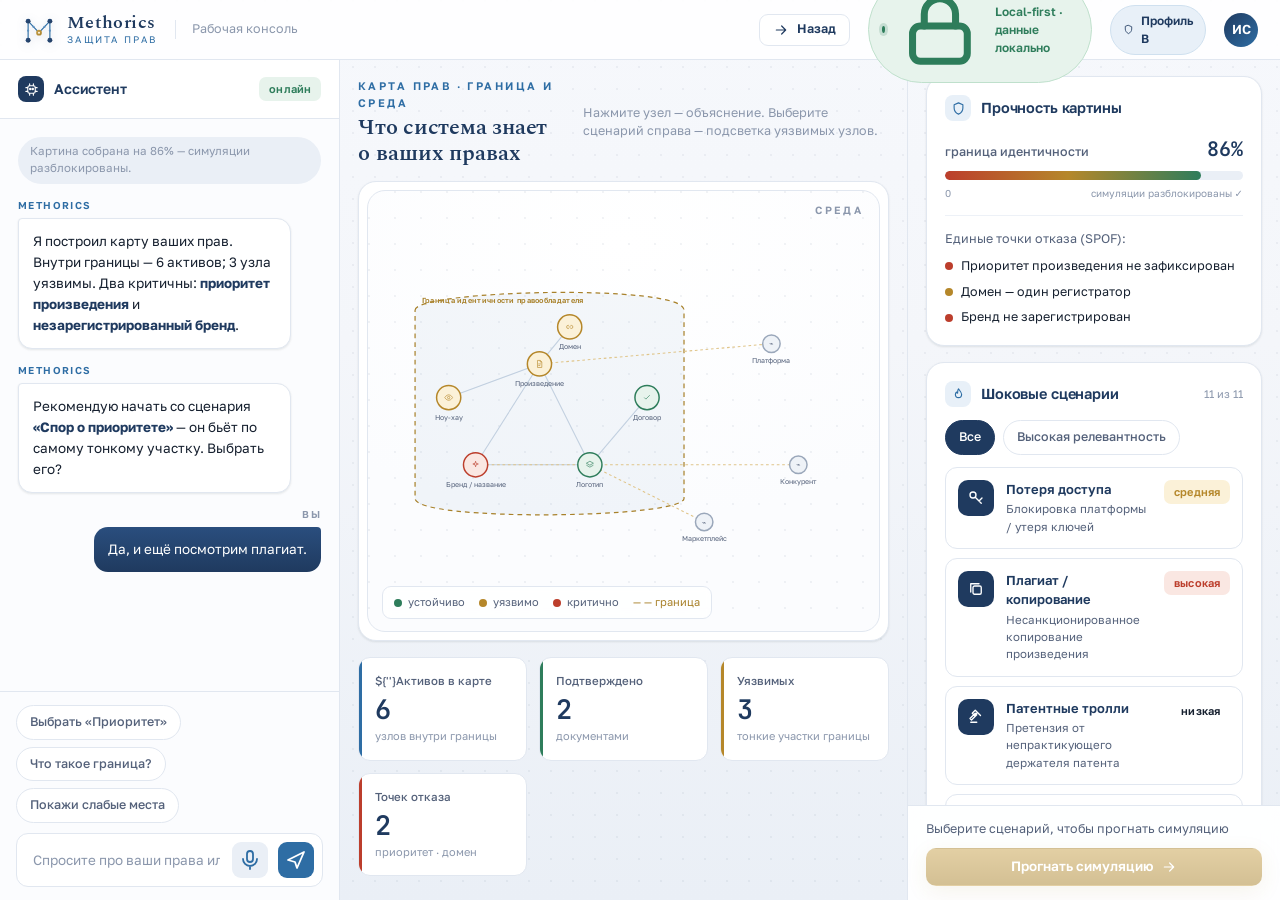
<file: prototype/workspace.html>
<!doctype html>
<html lang="ru">
<head>
<meta charset="utf-8">
<meta name="viewport" content="width=device-width, initial-scale=1">
<title>Methorics — Рабочая консоль</title>
<link rel="stylesheet" href="styles.css">
</head>
<body data-page="ws">
<div data-topbar></div>

<div class="workspace">
  <!-- ===== ЗОНА 1: ДИАЛОГ ===== -->
  <div class="col">
    <div class="col-head"><span class="ic" id="d-ic"></span><h3>Ассистент</h3><span class="badge ok" style="margin-left:auto">онлайн</span></div>
    <div class="dialog">
      <div class="dialog-stream" id="stream"></div>
      <div class="composer">
        <div class="qr" id="qr"></div>
        <div class="box">
          <input placeholder="Спросите про ваши права или активы…">
          <button class="mic" title="Голосовой ввод (локальное распознавание)" id="micBtn"></button>
          <button class="send" id="sendBtn"></button>
        </div>
      </div>
    </div>
  </div>

  <!-- ===== ЗОНА 2: КАРТА ПРАВ ===== -->
  <div class="col col-center">
    <div style="display:flex;align-items:center;gap:12px;margin-bottom:14px">
      <div><div class="eyebrow">Карта прав · граница и Среда</div>
        <h2 class="display" style="font-size:22px;margin-top:4px">Что система знает о ваших правах</h2></div>
      <div class="spacer" style="flex:1"></div>
      <span class="faint small" id="hintSel">Нажмите узел — объяснение. Выберите сценарий справа — подсветка уязвимых узлов.</span>
    </div>

    <div class="card" style="padding:8px;height:460px"><div id="graph" style="height:100%"></div></div>

    <div class="metric-grid" style="margin-top:16px">
      <div class="metric"><div class="label">${''}Активов в карте</div><div class="num" id="m-assets">6</div><div class="sub">узлов внутри границы</div></div>
      <div class="metric ok"><div class="label">Подтверждено</div><div class="num">2</div><div class="sub">документами</div></div>
      <div class="metric warn"><div class="label">Уязвимых</div><div class="num">3</div><div class="sub">тонкие участки границы</div></div>
      <div class="metric crit"><div class="label">Точек отказа</div><div class="num">2</div><div class="sub">приоритет · домен</div></div>
    </div>
  </div>

  <!-- ===== ЗОНА 3: ПАНЕЛЬ ДЕЙСТВИЙ ===== -->
  <div class="col col-right">
    <div class="col-body">
      <!-- maturity -->
      <div class="card pad">
        <div class="card-h"><span class="ic" id="mt-ic"></span><h3>Прочность картины</h3></div>
        <div class="meter">
          <div class="meter-top"><span class="lab">граница идентичности</span><span class="val">86%</span></div>
          <div class="meter-track"><div class="meter-fill" id="mfill"></div></div>
          <div class="meter-ticks"><span>0</span><span>симуляции разблокированы ✓</span></div>
        </div>
        <hr class="sep">
        <div class="small muted" style="margin-bottom:8px">Единые точки отказа (SPOF):</div>
        <div style="display:flex;flex-direction:column;gap:7px">
          <div class="small" style="display:flex;gap:8px;align-items:center"><i class="dot-state s-crit"></i>Приоритет произведения не зафиксирован</div>
          <div class="small" style="display:flex;gap:8px;align-items:center"><i class="dot-state s-warn"></i>Домен — один регистратор</div>
          <div class="small" style="display:flex;gap:8px;align-items:center"><i class="dot-state s-crit"></i>Бренд не зарегистрирован</div>
        </div>
      </div>

      <!-- scenario catalog -->
      <div class="card pad">
        <div class="card-h"><span class="ic" id="sc-ic"></span><h3>Шоковые сценарии</h3>
          <span class="spacer" style="flex:1"></span><span class="faint tiny" id="scCount"></span></div>
        <div class="chip-row" id="relFilter" style="margin-bottom:12px">
          <span class="chip active" data-r="all">Все</span>
          <span class="chip" data-r="high">Высокая релевантность</span>
        </div>
        <div class="scn-cat" id="scnList"></div>
      </div>
    </div>

    <!-- sticky run bar -->
    <div style="position:sticky;bottom:0;padding:14px 18px;background:rgba(255,255,255,.94);backdrop-filter:blur(8px);border-top:1px solid var(--line)">
      <div class="small muted" id="runLabel" style="margin-bottom:9px">Выберите сценарий, чтобы прогнать симуляцию</div>
      <button class="btn btn-gold" id="runBtn" style="width:100%" disabled></button>
    </div>
  </div>
</div>

<script src="methorics.js"></script>
<script>
MET.init_ws = function(){
  MET.buildTopbar({crumb:'Рабочая консоль', back:'onboarding.html?profile='+MET.profile()});
  document.getElementById('d-ic').innerHTML=MET.ic('ai');
  document.getElementById('mt-ic').innerHTML=MET.ic('shield');
  document.getElementById('sc-ic').innerHTML=MET.ic('flame');
  document.getElementById('micBtn').innerHTML=MET.ic('mic');
  document.getElementById('sendBtn').innerHTML=MET.ic('send');
  MET.fillMeter(document.getElementById('mfill'),86);
  document.querySelector('#runBtn').innerHTML='Прогнать симуляцию '+MET.ic('arrow');

  // graph
  const graphHost=document.getElementById('graph');
  MET.renderGraph(graphHost,{});

  // dialog seed
  const stream=document.getElementById('stream');
  const msgs=[
    ['sys','Картина собрана на 86% — симуляции разблокированы.'],
    ['a','Я построил карту ваших прав. Внутри границы — 6 активов; 3 узла уязвимы. Два критичны: <b>приоритет произведения</b> и <b>незарегистрированный бренд</b>.'],
    ['a','Рекомендую начать со сценария <b>«Спор о приоритете»</b> — он бьёт по самому тонкому участку. Выбрать его?'],
    ['u','Да, и ещё посмотрим плагиат.']
  ];
  stream.innerHTML=msgs.map(m=>{
    if(m[0]==='sys')return `<div class="sys-note">${m[1]}</div>`;
    const who=m[0]==='a'?'assistant':'user';const name=m[0]==='a'?'Methorics':'Вы';
    return `<div class="msg ${who}"><div class="who">${name}</div><div class="bubble">${m[1]}</div></div>`;
  }).join('');
  document.getElementById('qr').innerHTML=['Выбрать «Приоритет»','Что такое граница?','Покажи слабые места'].map(q=>`<span class="chip">${q}</span>`).join('');

  // scenarios
  const list=document.getElementById('scnList'); let filter='all', selected=null;
  function relBadge(r){return r==='high'?'<span class="badge crit rel">высокая</span>':(r==='med'?'<span class="badge warn rel">средняя</span>':'<span class="badge rel">низкая</span>');}
  function draw(){
    const items=MET.scenarios.filter(s=>filter==='all'||s.rel==='high');
    document.getElementById('scCount').textContent=items.length+' из '+MET.scenarios.length;
    list.innerHTML=items.map(s=>`<div class="scn ${selected===s.id?'sel':''}" data-id="${s.id}">
      <span class="ic">${MET.ic(s.icon)}</span>
      <div><div class="t">${s.cat}</div><div class="d">${s.title}</div></div>${relBadge(s.rel)}</div>`).join('');
    list.querySelectorAll('.scn').forEach(el=>el.addEventListener('click',()=>select(el.dataset.id)));
  }
  function select(id){selected=id; const s=MET.scenarios.find(x=>x.id===id);
    draw();
    MET.renderGraph(graphHost,{affected:s.affected});
    document.getElementById('hintSel').innerHTML='Подсвечены узлы под ударом: <b>'+s.affected.map(a=>{const n=MET.graph.nodes.find(z=>z.id===a);return n?n.label:a;}).join(', ')+'</b>';
    document.getElementById('runLabel').innerHTML='Сценарий: <b>'+s.cat+'</b> — '+s.title;
    const btn=document.getElementById('runBtn'); btn.disabled=false; btn.onclick=()=>location.href='simulation.html?scn='+id+'&profile='+MET.profile();
  }
  document.getElementById('relFilter').querySelectorAll('.chip').forEach(ch=>ch.addEventListener('click',()=>{
    document.getElementById('relFilter').querySelectorAll('.chip').forEach(x=>x.classList.remove('active'));ch.classList.add('active');filter=ch.dataset.r;draw();}));
  draw();
};
</script>
</body>
</html>
</file>
<file: prototype/styles.css>
/* ============================================================
   METHORICS — макет интерфейса · дизайн-система
   Светлая тема · navy / steel / gold · графовый мотив
   ============================================================ */

@import url('https://fonts.googleapis.com/css2?family=Spectral:ital,wght@0,400;0,500;0,600;0,700;1,400&family=Golos+Text:wght@400;500;600;700&family=JetBrains+Mono:wght@400;500;600&display=swap');

:root{
  --paper:#F4F6FA;
  --paper-2:#EAEFF6;
  --surface:#FFFFFF;
  --surface-2:#FBFCFE;

  --ink:#16202F;
  --ink-soft:#54617A;
  --ink-faint:#8B97AC;

  --navy:#1F3A5F;
  --navy-2:#2A4E7E;
  --steel:#2E6DA4;
  --steel-soft:#6E9CC6;
  --steel-tint:#E8F0F8;

  --gold:#A8812A;
  --gold-2:#C7A04A;
  --gold-tint:#FBF3DC;

  --ok:#2E7D5B;     --ok-bg:#E7F3EC;
  --warn:#B5872A;   --warn-bg:#FBF1D8;
  --crit:#BC3E2C;   --crit-bg:#FAE7E2;

  --line:#E1E7F0;
  --line-2:#EDF1F7;

  --font-display:'Spectral',Georgia,'Times New Roman',serif;
  --font-ui:'Golos Text',system-ui,-apple-system,'Segoe UI',sans-serif;
  --font-mono:'JetBrains Mono','SF Mono',Consolas,monospace;

  --r-sm:8px; --r:12px; --r-lg:18px; --r-xl:26px;
  --sh-sm:0 1px 2px rgba(22,32,47,.05), 0 1px 3px rgba(22,32,47,.05);
  --sh-md:0 4px 14px rgba(22,32,47,.07), 0 1px 4px rgba(22,32,47,.05);
  --sh-lg:0 18px 50px rgba(22,32,47,.13), 0 4px 14px rgba(22,32,47,.06);
  --sh-gold:0 6px 22px rgba(168,129,42,.18);
}

*{box-sizing:border-box}
html,body{margin:0;padding:0}
body{
  font-family:var(--font-ui);
  color:var(--ink);
  background:
    radial-gradient(circle at 1px 1px, rgba(31,58,95,.055) 1px, transparent 0) 0 0/22px 22px,
    linear-gradient(180deg,#F6F8FC 0%, var(--paper) 38%, var(--paper-2) 100%);
  background-attachment:fixed;
  -webkit-font-smoothing:antialiased;
  font-size:14px; line-height:1.5;
  min-height:100vh;
}
a{color:var(--steel);text-decoration:none}
a:hover{color:var(--navy)}
::selection{background:var(--gold-tint);color:var(--navy)}

/* scrollbars */
*::-webkit-scrollbar{width:10px;height:10px}
*::-webkit-scrollbar-thumb{background:#CDD7E4;border-radius:20px;border:3px solid transparent;background-clip:content-box}
*::-webkit-scrollbar-thumb:hover{background:#B4C2D5;background-clip:content-box}

/* ---------- type ---------- */
h1,h2,h3,h4{margin:0;font-weight:600;color:var(--navy);letter-spacing:-.01em;line-height:1.18}
.display{font-family:var(--font-display)}
.eyebrow{font-size:11px;font-weight:600;letter-spacing:.22em;text-transform:uppercase;color:var(--steel)}
.muted{color:var(--ink-soft)}
.faint{color:var(--ink-faint)}
.mono{font-family:var(--font-mono);font-variant-numeric:tabular-nums}
.small{font-size:12.5px}
.tiny{font-size:11px}

/* ============================================================
   TOPBAR
   ============================================================ */
.topbar{
  position:sticky;top:0;z-index:60;
  display:flex;align-items:center;gap:18px;
  height:60px;padding:0 22px;
  background:rgba(255,255,255,.86);
  backdrop-filter:blur(10px) saturate(1.3);
  border-bottom:1px solid var(--line);
}
.brand{display:flex;align-items:center;gap:11px;text-decoration:none}
.brand-mark{width:34px;height:34px;flex:none;filter:drop-shadow(0 2px 5px rgba(31,58,95,.18))}
.brand-word{display:flex;flex-direction:column;line-height:1}
.brand-word b{font-family:var(--font-display);font-weight:600;font-size:18px;color:var(--navy);letter-spacing:.02em}
.brand-word span{font-size:9.5px;letter-spacing:.24em;text-transform:uppercase;color:var(--steel);margin-top:3px}
.topbar .spacer{flex:1}

.privacy-pill{
  display:inline-flex;align-items:center;gap:8px;
  padding:6px 13px;border-radius:999px;
  background:var(--ok-bg);color:var(--ok);
  font-size:12px;font-weight:600;border:1px solid #BFE0CC;
}
.privacy-pill .dot{width:7px;height:7px;border-radius:50%;background:var(--ok);box-shadow:0 0 0 3px rgba(46,125,91,.18);animation:pulse 2.4s infinite}
.privacy-pill.cloud{background:var(--warn-bg);color:var(--warn);border-color:#E9D49A}
.privacy-pill.cloud .dot{background:var(--warn);box-shadow:0 0 0 3px rgba(181,135,42,.18);animation:none}
@keyframes pulse{0%,100%{opacity:1}50%{opacity:.45}}

.profile-tag{
  display:inline-flex;align-items:center;gap:7px;padding:6px 12px;border-radius:999px;
  background:var(--steel-tint);color:var(--navy);font-size:12px;font-weight:600;border:1px solid #CFE0EF;
}
.avatar{width:34px;height:34px;border-radius:50%;display:grid;place-items:center;
  background:linear-gradient(135deg,var(--navy),var(--steel));color:#fff;font-weight:600;font-size:13px;flex:none}

/* ============================================================
   BUTTONS / CHIPS / BADGES
   ============================================================ */
.btn{display:inline-flex;align-items:center;gap:8px;justify-content:center;
  font-family:var(--font-ui);font-weight:600;font-size:13.5px;
  padding:10px 18px;border-radius:10px;border:1px solid transparent;cursor:pointer;
  transition:.18s ease;line-height:1;white-space:nowrap;background:none}
.btn svg{width:16px;height:16px}
.btn-primary{background:linear-gradient(180deg,var(--steel),#27608f);color:#fff;box-shadow:0 3px 12px rgba(46,109,164,.28)}
.btn-primary:hover{transform:translateY(-1px);box-shadow:0 7px 20px rgba(46,109,164,.34)}
.btn-navy{background:linear-gradient(180deg,var(--navy-2),var(--navy));color:#fff;box-shadow:0 3px 12px rgba(31,58,95,.28)}
.btn-navy:hover{transform:translateY(-1px)}
.btn-gold{background:linear-gradient(180deg,var(--gold-2),var(--gold));color:#fff;box-shadow:var(--sh-gold)}
.btn-gold:hover{transform:translateY(-1px)}
.btn-ghost{background:var(--surface);color:var(--navy);border-color:var(--line)}
.btn-ghost:hover{border-color:var(--steel-soft);background:var(--surface-2)}
.btn-sm{padding:7px 13px;font-size:12.5px;border-radius:9px}
.btn:disabled{opacity:.5;cursor:not-allowed;transform:none!important}

.chip{display:inline-flex;align-items:center;gap:7px;padding:7px 13px;border-radius:999px;
  background:var(--surface);border:1px solid var(--line);color:var(--ink-soft);
  font-size:12.5px;font-weight:500;cursor:pointer;transition:.15s}
.chip:hover{border-color:var(--steel-soft);color:var(--navy)}
.chip.active{background:var(--navy);color:#fff;border-color:var(--navy)}
.chip .x{opacity:.6;font-weight:700}
.chip-row{display:flex;flex-wrap:wrap;gap:8px}

.badge{display:inline-flex;align-items:center;gap:6px;padding:4px 10px;border-radius:7px;
  font-size:11px;font-weight:600;letter-spacing:.01em}
.badge.ok{background:var(--ok-bg);color:var(--ok)}
.badge.warn{background:var(--warn-bg);color:var(--warn)}
.badge.crit{background:var(--crit-bg);color:var(--crit)}
.badge.steel{background:var(--steel-tint);color:var(--steel)}
.badge.gold{background:var(--gold-tint);color:var(--gold)}
.dot-state{width:8px;height:8px;border-radius:50%;flex:none}
.s-ok{background:var(--ok)} .s-warn{background:var(--warn)} .s-crit{background:var(--crit)}

/* ============================================================
   CARDS / PANELS
   ============================================================ */
.card{background:var(--surface);border:1px solid var(--line);border-radius:var(--r-lg);box-shadow:var(--sh-sm);position:relative}
.card.pad{padding:18px}
.card-h{display:flex;align-items:center;gap:10px;margin-bottom:13px}
.card-h h3{font-size:14.5px}
.card-h .ic{width:26px;height:26px;border-radius:8px;display:grid;place-items:center;background:var(--steel-tint);color:var(--steel);flex:none}
.card-h .ic svg{width:15px;height:15px}
.card-h .spacer{flex:1}
.sep{height:1px;background:var(--line-2);margin:14px 0;border:0}

/* ============================================================
   METER (прочность границы)
   ============================================================ */
.meter{margin:4px 0}
.meter-top{display:flex;justify-content:space-between;align-items:baseline;margin-bottom:7px}
.meter-top .lab{font-size:12.5px;color:var(--ink-soft);font-weight:500}
.meter-top .val{font-family:var(--font-mono);font-weight:600;font-size:20px;color:var(--navy)}
.meter-track{height:9px;border-radius:999px;background:var(--paper-2);overflow:hidden;position:relative}
.meter-fill{height:100%;border-radius:999px;width:0;transition:width 1.1s cubic-bezier(.2,.8,.2,1);
  background:linear-gradient(90deg,var(--crit),var(--warn) 48%,var(--ok))}
.meter-fill.solid-warn{background:var(--warn)}
.meter-ticks{display:flex;justify-content:space-between;margin-top:6px;font-size:10px;color:var(--ink-faint)}

/* ============================================================
   GRAPH (карта прав / Среда)
   ============================================================ */
.graph-wrap{position:relative;width:100%;height:100%;min-height:340px;border-radius:var(--r-lg);overflow:hidden;
  background:
    radial-gradient(circle at 1px 1px, rgba(31,58,95,.06) 1px, transparent 0) 0 0/26px 26px,
    radial-gradient(120% 90% at 50% 12%, #fff, var(--surface-2) 70%);
  border:1px solid var(--line)}
.graph-wrap svg{width:100%;height:100%;display:block}
.env-label{position:absolute;top:12px;right:16px;font-size:10.5px;letter-spacing:.22em;text-transform:uppercase;color:var(--ink-faint);font-weight:600}
.graph-legend{position:absolute;left:14px;bottom:12px;display:flex;gap:14px;font-size:11px;color:var(--ink-soft);
  background:rgba(255,255,255,.8);backdrop-filter:blur(4px);padding:7px 11px;border-radius:9px;border:1px solid var(--line)}
.graph-legend span{display:inline-flex;align-items:center;gap:6px}

.g-edge{stroke:#C2D0E0;stroke-width:1.6;fill:none}
.g-edge.weak{stroke:#E0C58A;stroke-dasharray:4 4}
.g-node circle{cursor:pointer;transition:.2s}
.g-node:hover circle.body{filter:brightness(.97)}
.g-node text{font-family:var(--font-ui);font-size:10.5px;fill:var(--ink-soft);pointer-events:none}
.g-node.sel circle.ring{opacity:1}
.boundary{fill:rgba(46,109,164,.05);stroke:var(--gold);stroke-width:1.8;stroke-dasharray:7 6}
.boundary-lab{font-family:var(--font-ui);font-size:11px;font-weight:600;fill:var(--gold);letter-spacing:.04em}

/* node popover */
.node-pop{position:absolute;width:248px;background:var(--surface);border:1px solid var(--line);
  border-radius:var(--r);box-shadow:var(--sh-lg);padding:14px;z-index:20;opacity:0;transform:translateY(6px) scale(.98);
  pointer-events:none;transition:.16s}
.node-pop.on{opacity:1;transform:none;pointer-events:auto}
.node-pop h4{font-size:13.5px;margin-bottom:3px}
.node-pop .row{display:flex;justify-content:space-between;font-size:12px;padding:5px 0;border-bottom:1px solid var(--line-2)}
.node-pop .row:last-of-type{border:0}
.node-pop .why{margin-top:9px;font-size:11.5px;color:var(--ink-soft);background:var(--paper);padding:8px 10px;border-radius:8px;border-left:3px solid var(--steel)}

/* ============================================================
   DIALOG (ассистент)
   ============================================================ */
.dialog{display:flex;flex-direction:column;height:100%}
.dialog-stream{flex:1;overflow-y:auto;padding:18px;display:flex;flex-direction:column;gap:14px}
.msg{max-width:90%;font-size:13.5px;line-height:1.55}
.msg .who{font-size:10px;letter-spacing:.14em;text-transform:uppercase;font-weight:600;margin-bottom:5px}
.msg.assistant .who{color:var(--steel)}
.msg.assistant .bubble{background:var(--surface);border:1px solid var(--line);border-radius:4px 14px 14px 14px;padding:12px 14px;box-shadow:var(--sh-sm)}
.msg.user{align-self:flex-end;text-align:right}
.msg.user .who{color:var(--ink-faint)}
.msg.user .bubble{background:linear-gradient(180deg,var(--navy-2),var(--navy));color:#fff;border-radius:14px 4px 14px 14px;padding:12px 14px;text-align:left}
.msg .bubble b{color:var(--navy)}
.msg.user .bubble b{color:#fff}
.sys-note{align-self:center;font-size:11.5px;color:var(--ink-faint);background:var(--paper-2);padding:6px 12px;border-radius:999px}

.composer{border-top:1px solid var(--line);padding:13px 16px;background:var(--surface-2)}
.composer .qr{display:flex;flex-wrap:wrap;gap:7px;margin-bottom:10px}
.composer .box{display:flex;align-items:center;gap:10px;background:var(--surface);border:1px solid var(--line);
  border-radius:12px;padding:8px 8px 8px 14px}
.composer input{flex:1;border:0;outline:0;font-family:var(--font-ui);font-size:13.5px;background:none;color:var(--ink)}
.composer input::placeholder{color:var(--ink-faint)}
.composer .mic,.composer .send{width:36px;height:36px;border-radius:9px;border:0;cursor:pointer;display:grid;place-items:center}
.composer .mic{background:var(--paper-2);color:var(--steel)}
.composer .send{background:var(--steel);color:#fff}

/* ============================================================
   SCENARIO CATALOG
   ============================================================ */
.scn-cat{display:flex;flex-direction:column;gap:9px}
.scn{display:flex;gap:12px;align-items:flex-start;padding:12px;border:1px solid var(--line);border-radius:12px;
  background:var(--surface);cursor:pointer;transition:.16s}
.scn:hover{border-color:var(--steel-soft);box-shadow:var(--sh-sm);transform:translateY(-1px)}
.scn.sel{border-color:var(--steel);background:var(--steel-tint)}
.scn .ic{width:36px;height:36px;border-radius:10px;display:grid;place-items:center;flex:none;background:var(--navy);color:#fff}
.scn .ic svg{width:18px;height:18px}
.scn .t{font-weight:600;font-size:13px;color:var(--navy)}
.scn .d{font-size:11.5px;color:var(--ink-soft);margin-top:2px}
.scn .rel{margin-left:auto;flex:none}

/* ============================================================
   METRICS
   ============================================================ */
.metric-grid{display:grid;grid-template-columns:repeat(auto-fit,minmax(150px,1fr));gap:12px}
.metric{background:var(--surface);border:1px solid var(--line);border-radius:var(--r);padding:15px 16px;position:relative;overflow:hidden}
.metric::after{content:"";position:absolute;inset:0 auto 0 0;width:3px;background:var(--steel)}
.metric.crit::after{background:var(--crit)} .metric.warn::after{background:var(--warn)} .metric.ok::after{background:var(--ok)}
.metric .label{font-size:11.5px;color:var(--ink-soft);font-weight:500;display:flex;align-items:center;gap:5px}
.metric .num{font-family:var(--font-mono);font-weight:600;font-size:27px;color:var(--navy);margin-top:6px;line-height:1}
.metric .sub{font-size:11px;color:var(--ink-faint);margin-top:5px}

/* explainability tip */
.tip{position:relative;cursor:help;border-bottom:1px dotted var(--steel-soft)}
.tip .tipbox{position:absolute;left:0;bottom:140%;width:230px;background:var(--navy);color:#EAF1F8;
  font-size:11.5px;line-height:1.5;padding:10px 12px;border-radius:9px;box-shadow:var(--sh-lg);
  opacity:0;transform:translateY(4px);pointer-events:none;transition:.15s;z-index:40;font-weight:400}
.tip:hover .tipbox{opacity:1;transform:none}
.tip .tipbox::after{content:"";position:absolute;top:100%;left:18px;border:6px solid transparent;border-top-color:var(--navy)}

/* ============================================================
   VERDICT
   ============================================================ */
.verdict{display:flex;align-items:center;gap:16px;padding:18px 20px;border-radius:var(--r-lg);border:1px solid var(--line);background:var(--surface)}
.verdict .grade{width:64px;height:64px;border-radius:16px;display:grid;place-items:center;flex:none;
  font-family:var(--font-display);font-size:30px;font-weight:700;color:#fff}
.verdict.crit .grade{background:linear-gradient(140deg,#D2543F,var(--crit))}
.verdict.warn .grade{background:linear-gradient(140deg,#D2A33F,var(--warn))}
.verdict.ok .grade{background:linear-gradient(140deg,#3E9B72,var(--ok))}
.verdict h2{font-size:18px;margin-bottom:3px}
.verdict p{font-size:13px;color:var(--ink-soft);margin:0;max-width:60ch}

/* ============================================================
   RECOMMENDATIONS
   ============================================================ */
.rec{display:flex;gap:14px;padding:16px;border:1px solid var(--line);border-radius:var(--r);background:var(--surface);transition:.16s}
.rec:hover{box-shadow:var(--sh-sm)}
.rec .pri{width:28px;height:28px;border-radius:8px;flex:none;display:grid;place-items:center;
  font-family:var(--font-mono);font-weight:600;font-size:13px;color:#fff;background:var(--navy)}
.rec .body{flex:1}
.rec .vuln{font-size:11.5px;color:var(--crit);font-weight:600;margin-bottom:3px;display:flex;align-items:center;gap:6px}
.rec .title{font-weight:600;font-size:14px;color:var(--navy);margin-bottom:4px}
.rec .desc{font-size:12.5px;color:var(--ink-soft)}
.rec .meta{display:flex;gap:8px;margin-top:10px;flex-wrap:wrap}
.rec .actions{display:flex;gap:8px;margin-top:12px;flex-wrap:wrap}

.upsell{background:linear-gradient(135deg,#fff,var(--gold-tint));border:1px solid #E9D9A8;border-radius:var(--r-lg);padding:18px;box-shadow:var(--sh-sm)}
.upsell h4{color:var(--gold);font-size:14px;display:flex;align-items:center;gap:8px}

/* ============================================================
   STEPPER (onboarding)
   ============================================================ */
.stepper{display:flex;align-items:center;gap:0;margin:0 auto;max-width:760px}
.step{display:flex;align-items:center;gap:9px;flex:1}
.step .num{width:30px;height:30px;border-radius:50%;display:grid;place-items:center;flex:none;
  font-weight:600;font-size:13px;background:var(--surface);border:2px solid var(--line);color:var(--ink-faint)}
.step .lab{font-size:12px;color:var(--ink-faint);font-weight:500}
.step .bar{flex:1;height:2px;background:var(--line);margin:0 4px;border-radius:2px}
.step.active .num{background:var(--steel);border-color:var(--steel);color:#fff;box-shadow:0 0 0 4px var(--steel-tint)}
.step.active .lab{color:var(--navy);font-weight:600}
.step.done .num{background:var(--ok);border-color:var(--ok);color:#fff}
.step.done .lab{color:var(--ink-soft)}
.step.done .bar{background:var(--ok)}

/* radio cards */
.opt-grid{display:grid;gap:12px}
.opt{display:flex;gap:13px;align-items:flex-start;padding:15px 16px;border:1.5px solid var(--line);border-radius:var(--r);
  background:var(--surface);cursor:pointer;transition:.16s}
.opt:hover{border-color:var(--steel-soft)}
.opt.sel{border-color:var(--steel);background:var(--steel-tint);box-shadow:0 0 0 3px rgba(46,109,164,.08)}
.opt .ic{width:40px;height:40px;border-radius:11px;display:grid;place-items:center;flex:none;background:var(--navy);color:#fff}
.opt .ic svg{width:20px;height:20px}
.opt .t{font-weight:600;color:var(--navy);font-size:14px}
.opt .s{font-size:12px;color:var(--ink-soft);margin-top:3px}
.opt .pick{width:20px;height:20px;border-radius:50%;border:2px solid var(--line);flex:none;margin-left:auto;display:grid;place-items:center}
.opt.sel .pick{border-color:var(--steel);background:var(--steel)}
.opt.sel .pick::after{content:"";width:8px;height:8px;border-radius:50%;background:#fff}

/* dropzone */
.dropzone{border:2px dashed var(--steel-soft);border-radius:var(--r-lg);padding:34px;text-align:center;background:var(--surface-2);
  cursor:pointer;transition:.18s}
.dropzone:hover{background:var(--steel-tint);border-color:var(--steel)}
.dropzone .big{width:54px;height:54px;border-radius:14px;background:var(--steel-tint);color:var(--steel);
  display:grid;place-items:center;margin:0 auto 12px}
.doc-row{display:flex;align-items:center;gap:12px;padding:11px 13px;border:1px solid var(--line);border-radius:10px;background:var(--surface);margin-top:9px}
.doc-row .fi{width:32px;height:32px;border-radius:8px;background:var(--crit-bg);color:var(--crit);display:grid;place-items:center;flex:none;font-size:10px;font-weight:700}
.doc-row.ok .fi{background:var(--ok-bg);color:var(--ok)}
.doc-prog{height:5px;border-radius:3px;background:var(--paper-2);overflow:hidden;margin-top:5px}
.doc-prog i{display:block;height:100%;background:var(--steel);width:0;transition:width .9s ease}

/* ============================================================
   LAYOUT
   ============================================================ */
.page{max-width:1320px;margin:0 auto;padding:30px 26px 60px}
.workspace{display:grid;grid-template-columns:340px 1fr 372px;height:calc(100vh - 60px)}
.col{display:flex;flex-direction:column;min-height:0;border-right:1px solid var(--line);background:var(--surface-2)}
.col:last-child{border-right:0}
.col-center{background:transparent;padding:18px;overflow-y:auto}
.col-right{overflow-y:auto;background:transparent}
.col-head{padding:16px 18px;border-bottom:1px solid var(--line);background:var(--surface);display:flex;align-items:center;gap:10px}
.col-head h3{font-size:14px}
.col-head .ic{width:26px;height:26px;border-radius:8px;display:grid;place-items:center;background:var(--navy);color:#fff;flex:none}
.col-head .ic svg{width:15px;height:15px}
.col-body{padding:16px 18px;overflow-y:auto;flex:1;display:flex;flex-direction:column;gap:16px}

.grid-2{display:grid;grid-template-columns:1fr 1fr;gap:20px}
.grid-2-asym{display:grid;grid-template-columns:1.45fr 1fr;gap:20px}
@media(max-width:1100px){.workspace{grid-template-columns:1fr}.col{border-right:0;border-bottom:1px solid var(--line)}
  .grid-2,.grid-2-asym{grid-template-columns:1fr}}

/* reveal animation */
.reveal{opacity:0;transform:translateY(12px);animation:rise .6s cubic-bezier(.2,.8,.2,1) forwards}
@keyframes rise{to{opacity:1;transform:none}}

/* watermark */
.wm{position:fixed;right:-80px;bottom:-80px;width:420px;opacity:.04;pointer-events:none;z-index:0}

/* footer note */
.legal{font-size:11px;color:var(--ink-faint);text-align:center;padding:22px;max-width:70ch;margin:0 auto}
.kbd{font-family:var(--font-mono);font-size:11px;background:var(--paper-2);border:1px solid var(--line);border-bottom-width:2px;border-radius:5px;padding:1px 6px}
</file>
